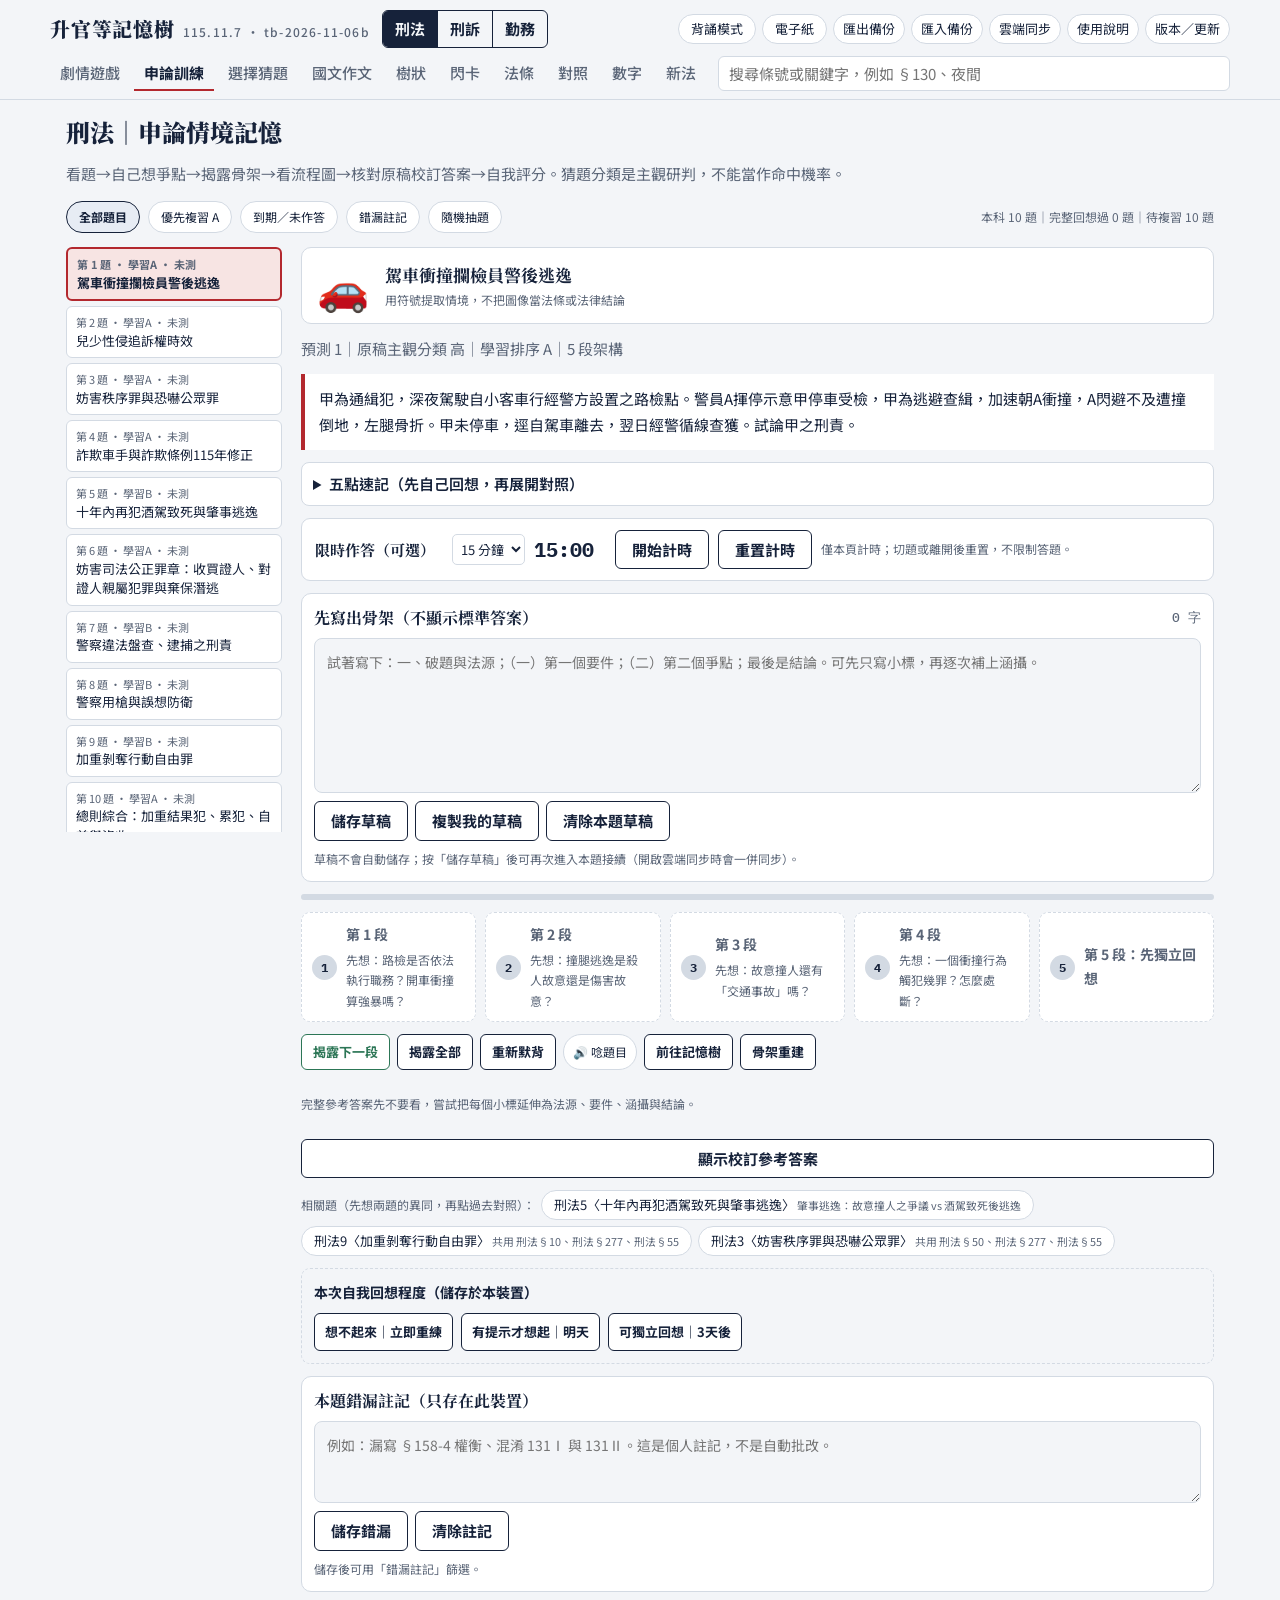
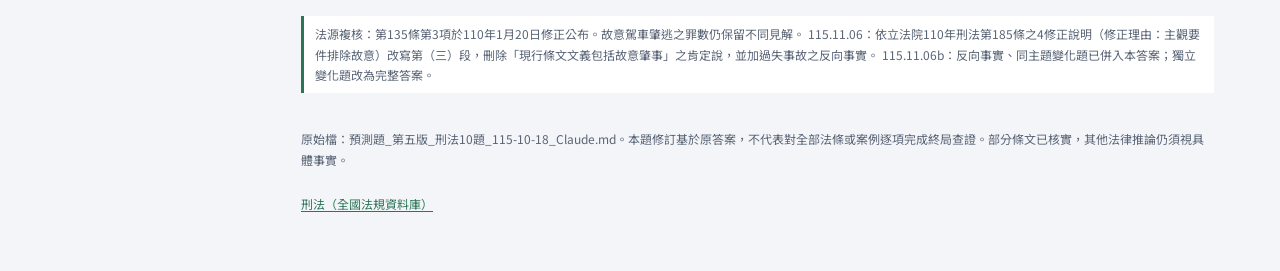
<file: index.html>
<!doctype html>
<html lang="zh-Hant">
<head>
<meta charset="utf-8">
<meta name="viewport" content="width=device-width,initial-scale=1,viewport-fit=cover">
<meta name="theme-color" content="#16223A">
<link rel="manifest" href="manifest.webmanifest">
<link rel="icon" href="icons/icon-192.png">
<link rel="apple-touch-icon" href="icons/apple-touch-icon.png">
<meta name="apple-mobile-web-app-capable" content="yes">
<meta name="apple-mobile-web-app-title" content="記憶樹">
<title>升官等記憶樹</title>
<meta name="claude:viewport-fit-sides" content="cover">
<link rel="preconnect" href="https://fonts.googleapis.com">
<link rel="stylesheet" href="https://fonts.googleapis.com/css2?family=Noto+Serif+TC:wght@600;900&family=Noto+Sans+TC:wght@400;500;700&family=IBM+Plex+Mono:wght@500&display=swap">
<style>
/* Layout: sticky ruling bar (subject + mode), chapter index left on wide screens / chip strip on phones, tree body like an annotated statute book */
:root{
  --paper:#F3F5F8; --panel:#FFFFFF; --ink:#16223A; --muted:#5A6577; --line:#D3DAE3;
  --seal:#B3282E; --sealbg:#F7E4E3; --jade:#2C7656; --jadebg:#DFF0E7; --amber:#9A600A; --amberbg:#F6EBD6;
  --hi:#E7ECF4;
  --f-display:"Noto Serif TC","Songti TC","PMingLiU",serif;
  --f-body:"Noto Sans TC","PingFang TC","Microsoft JhengHei",system-ui,sans-serif;
  --f-ref:"IBM Plex Mono",ui-monospace,"SFMono-Regular",Menlo,monospace;
  --r:6px;
}
@media (prefers-color-scheme:dark){:root:not([data-theme="light"]){
  --paper:#0F141C; --panel:#161D29; --ink:#E5E9F0; --muted:#97A1B2; --line:#283346;
  --seal:#E2706E; --sealbg:#3A1F22; --jade:#62BE95; --jadebg:#183326; --amber:#E1A94C; --amberbg:#3A2C15; --hi:#1E2737; color-scheme:dark}}
:root[data-theme="dark"]{
  --paper:#0F141C; --panel:#161D29; --ink:#E5E9F0; --muted:#97A1B2; --line:#283346;
  --seal:#E2706E; --sealbg:#3A1F22; --jade:#62BE95; --jadebg:#183326; --amber:#E1A94C; --amberbg:#3A2C15; --hi:#1E2737; color-scheme:dark}
:root[data-eink]{
  --paper:#FFFFFF; --panel:#FFFFFF; --ink:#000000; --muted:#222222; --line:#000000;
  --seal:#000000; --sealbg:#FFFFFF; --jade:#000000; --jadebg:#FFFFFF; --amber:#000000; --amberbg:#FFFFFF; --hi:#FFFFFF; color-scheme:light}
*{box-sizing:border-box}
html,body{height:100%}
body{background:var(--paper);color:var(--ink);font:15px/1.7 var(--f-body);-webkit-text-size-adjust:100%}
:root[data-eink] *{transition:none!important;animation:none!important;box-shadow:none!important}
button{font:inherit;color:inherit}
:focus-visible{outline:2px solid var(--seal);outline-offset:2px}

.bar{position:sticky;top:env(safe-area-inset-top,0px);z-index:5;background:var(--paper);border-bottom:1px solid var(--line);
  padding-left:max(16px,env(safe-area-inset-left,0px));padding-right:max(16px,env(safe-area-inset-right,0px));padding-block:10px 8px}
.bar-in{max-width:1180px;margin:0 auto;display:grid;gap:8px}
.top{display:flex;align-items:center;gap:12px;flex-wrap:wrap}
.brand{font:900 20px/1.2 var(--f-display);letter-spacing:.04em;margin:0}
.brand small{font:500 12px var(--f-body);color:var(--muted);letter-spacing:.1em;margin-left:8px}
.seg{display:flex;border:1.5px solid var(--ink);border-radius:var(--r);overflow:hidden}
.seg button{border:0;background:none;padding:5px 12px;cursor:pointer;font-weight:700;white-space:nowrap}
.seg button+button{border-left:1.5px solid var(--ink)}
.seg button[aria-pressed="true"]{background:var(--ink);color:var(--paper)}
.tools{margin-left:auto;display:flex;gap:6px;flex-wrap:wrap}
.chip{border:1px solid var(--line);background:var(--panel);border-radius:999px;padding:3px 12px;cursor:pointer;font-size:13px;white-space:nowrap}
.chip[aria-pressed="true"]{border-color:var(--seal);color:var(--seal);font-weight:700}
.modes{display:flex;gap:4px;overflow-x:auto;scrollbar-width:none}
.modes button{border:0;background:none;padding:4px 10px;cursor:pointer;color:var(--muted);border-bottom:2.5px solid transparent;white-space:nowrap;font-weight:500}
.modes button[aria-pressed="true"]{color:var(--ink);border-bottom-color:var(--seal);font-weight:700}
.search{flex:1 1 180px;min-width:0;border:1px solid var(--line);background:var(--panel);border-radius:var(--r);padding:4px 10px;font:inherit;color:var(--ink)}

.wrap{max-width:1180px;margin:0 auto;padding-left:max(16px,env(safe-area-inset-left,0px));padding-right:max(16px,env(safe-area-inset-right,0px));padding-block:16px 56px;display:grid;gap:20px;grid-template-columns:240px minmax(0,1fr)}
@media (max-width:860px){.wrap{grid-template-columns:minmax(0,1fr)}}
.toc{position:sticky;top:120px;align-self:start;display:grid;gap:2px;max-height:calc(100vh - 140px);overflow:auto}
.toc button{text-align:left;border:0;background:none;padding:6px 10px;border-radius:var(--r);cursor:pointer;display:grid;grid-template-columns:1fr auto;gap:8px;align-items:center;font-size:14px}
.toc button[aria-current="true"]{background:var(--hi);font-weight:700}
.toc .pct{font:500 11px var(--f-ref);color:var(--muted);font-variant-numeric:tabular-nums}
@media (max-width:860px){.toc{position:static;max-height:none;display:flex;overflow-x:auto;gap:6px;padding-bottom:4px}
  .toc button{white-space:nowrap;border:1px solid var(--line);background:var(--panel)}}
aside{min-width:0}
.intro{color:var(--muted);font-size:14px;margin:0}

main{min-width:0;display:grid;gap:14px;align-content:start}
h2.ch{font:900 24px/1.3 var(--f-display);margin:0;text-wrap:balance}
.lead{margin:0;color:var(--muted)}
.meter{height:4px;background:var(--line);border-radius:2px;overflow:hidden}
.meter i{display:block;height:100%;background:var(--jade)}
.meta{display:flex;gap:12px;flex-wrap:wrap;font-size:13px;color:var(--muted);align-items:center}
.meta button{border:0;background:none;color:var(--seal);cursor:pointer;padding:0;font-size:13px}

ul.tree,ul.tree ul{list-style:none;margin:0;padding:0}
ul.tree ul{margin-left:13px;padding-left:14px;border-left:1.5px dashed var(--line)}
.node{display:grid;grid-template-columns:22px minmax(0,1fr) auto;gap:6px;align-items:start;padding:5px 4px;border-radius:var(--r)}
.node:hover{background:var(--hi)}
.tw{border:0;background:none;cursor:pointer;width:22px;height:24px;color:var(--muted);font-size:12px;padding:0}
.tw[disabled]{cursor:default;opacity:.35}
.lbl{min-width:0}
.t{font-weight:700}
.lvl0>.node .t{font:900 17px/1.5 var(--f-display)}
.ref{font:500 12px var(--f-ref);color:var(--muted);border:1px solid var(--line);border-radius:4px;padding:0 5px;margin-left:6px;white-space:nowrap;display:inline-block}
.tag{font-size:11px;font-weight:700;border-radius:3px;padding:0 5px;margin-left:6px;white-space:nowrap;display:inline-block;letter-spacing:.06em}
.tag-必考{color:var(--seal);border:1.5px solid var(--seal);transform:rotate(-2deg)}
.tag-新法{color:var(--jade);background:var(--jadebg)}
.tag-易錯,.tag-⚠{color:var(--amber);background:var(--amberbg)}
.tag-口訣{color:var(--ink);background:var(--hi)}
.d{color:var(--muted);font-size:14px;margin-top:1px;white-space:pre-line}
.recite .d.hid{color:transparent;background:var(--hi);border-radius:3px;cursor:pointer;user-select:none}
.recite .d.hid::before{content:"點一下看答案";color:var(--muted);font-size:12px;position:absolute}
.recite .d.hid{position:relative;min-height:1.4em}
.known{border:1px solid var(--line);background:var(--panel);border-radius:999px;font-size:12px;padding:1px 8px;cursor:pointer;color:var(--muted);white-space:nowrap}
.known[aria-pressed="true"]{color:var(--jade);border-color:var(--jade);background:var(--jadebg);font-weight:700}

.card{background:var(--panel);border:1.5px solid var(--ink);border-radius:10px;padding:24px 22px;min-height:220px;display:grid;align-content:center;gap:12px;cursor:pointer}
.card .q{font:600 19px/1.55 var(--f-display)}
.card .a{white-space:pre-line;font-size:16px;border-top:1px dashed var(--line);padding-top:12px}
.row{display:flex;gap:8px;flex-wrap:wrap;align-items:center}
.btn{border:1.5px solid var(--ink);background:var(--panel);border-radius:var(--r);padding:6px 16px;cursor:pointer;font-weight:700}
.btn.good{border-color:var(--jade);color:var(--jade)}
.btn.bad{border-color:var(--seal);color:var(--seal)}
.count{font:500 13px var(--f-ref);color:var(--muted);font-variant-numeric:tabular-nums}

.tbl{overflow-x:auto;border:1px solid var(--line);border-radius:var(--r);background:var(--panel)}
table{border-collapse:collapse;width:100%;min-width:420px;font-size:14px}
th,td{border-bottom:1px solid var(--line);padding:8px 10px;text-align:left;vertical-align:top}
th{font-family:var(--f-display);background:var(--hi);cursor:pointer;white-space:nowrap}
td:first-child{font-weight:700;white-space:nowrap}
td.hid{color:transparent;background:var(--hi);cursor:pointer}
h3.cmp{font:900 17px var(--f-display);margin:8px 0 6px}

.nums{display:grid;gap:0;background:var(--panel);border:1px solid var(--line);border-radius:var(--r)}
.num{display:grid;grid-template-columns:minmax(0,1fr) auto;gap:4px 14px;padding:9px 12px;border-bottom:1px solid var(--line)}
.num:last-child{border-bottom:0}
.num .v{font:900 18px var(--f-display);color:var(--seal);text-align:right;font-variant-numeric:tabular-nums;cursor:pointer}
.num .v.hid{color:transparent;background:var(--hi);border-radius:3px;min-width:4em}
.num .ref{margin:0;grid-column:1/-1;justify-self:start}

.tl{list-style:none;margin:0;padding:0;border-left:2px solid var(--ink);display:grid;gap:12px}
.tl li{padding-left:16px;position:relative}
.tl li::before{content:"";position:absolute;left:-6px;top:8px;width:10px;height:10px;border-radius:50%;background:var(--paper);border:2px solid var(--seal)}
.tl .dt{font:500 13px var(--f-ref);color:var(--seal)}
.hit{background:var(--panel);border:1px solid var(--line);border-radius:var(--r);padding:10px 12px}
.hit .path{font-size:12px;color:var(--muted)}
mark{background:var(--sealbg);color:inherit;border-radius:2px}
.empty{color:var(--muted);padding:24px 0}
@media (prefers-reduced-motion:reduce){*{transition:none!important}}

/* 申論連結：以原有預測題為中心的情境→答題骨架分段回想，不修改既有樹狀資料。 */
.essay-grid{display:grid;grid-template-columns:minmax(175px,220px) minmax(0,1fr);gap:15px;align-items:start}
.essay-list{display:grid;gap:5px;max-height:65vh;overflow:auto;padding-right:4px}
.essay-list button{text-align:left;background:var(--panel);border:1px solid var(--line);border-radius:var(--r);padding:7px 9px;cursor:pointer;font-size:13px;line-height:1.5}
.essay-list button[aria-current="true"]{border:2px solid var(--seal);font-weight:700;background:var(--sealbg)}
.essay-list small{display:block;font-size:11px;color:var(--muted)}
.essay-work{display:grid;gap:12px;min-width:0}
.essay-scene{display:flex;align-items:center;gap:16px;border:1px solid var(--line);border-radius:10px;background:var(--panel);padding:13px 15px}
.essay-icon{font-size:42px;line-height:1;flex:none;filter:saturate(.86)}
.essay-scene strong{font-family:var(--f-display);font-size:17px}
.essay-scene .hint{font-size:12px;color:var(--muted)}
.essay-question{border-left:4px solid var(--seal);padding:12px 14px;background:var(--panel);white-space:pre-wrap;line-height:1.75}
.essay-route{display:flex;flex-wrap:wrap;gap:9px;align-items:stretch;counter-reset:recite}
.essay-step{flex:1 1 160px;min-width:0;display:flex;align-items:center;gap:9px;border:1px solid var(--jade);border-radius:9px;padding:10px;background:var(--jadebg);animation:essay-pop .28s ease-out both}
.essay-step .seq{font:700 12px var(--f-ref);display:grid;place-items:center;border-radius:50%;background:var(--jade);color:var(--panel);width:25px;height:25px;flex:none}
.essay-step span:last-child{font-weight:700;font-size:14px;overflow-wrap:anywhere}
.essay-step .cue{display:block;font-weight:400;font-size:12px;color:var(--muted);margin-top:3px}.essay-links{display:flex;flex-wrap:wrap;gap:6px;align-items:center}.essay-links .chip{white-space:normal;text-align:left;max-width:100%}.essay-links small{color:var(--muted)}
.essay-step.pending{border-style:dashed;border-color:var(--line);background:var(--panel);color:var(--muted)}
.essay-step.pending .seq{background:var(--line);color:var(--ink)}
.essay-action{display:flex;flex-wrap:wrap;gap:7px}
.essay-action .btn{padding:6px 11px;font-size:13px}
.essay-notice{font-size:12px;color:var(--muted)}
.store-fail{position:fixed;left:12px;right:12px;bottom:12px;z-index:9999;background:#7a1f1f;color:#fff;padding:10px 14px;border-radius:10px;font-size:14px}
.essay-notice strong{color:var(--seal)}
@keyframes essay-pop{from{opacity:0;transform:translateY(8px)}to{opacity:1;transform:translateY(0)}}
@media(max-width:670px){.essay-grid{grid-template-columns:minmax(0,1fr)}.essay-list{display:flex;overflow-x:auto;max-height:none;padding-bottom:5px}.essay-list button{min-width:170px;max-width:210px;flex:none}.essay-icon{font-size:34px}}
@media(prefers-reduced-motion:reduce){.essay-step{animation:none}}
:root[data-eink] .essay-step{animation:none}


/* f 版：題目→視覺線索→遮蔽回想→完整答案→自己評分，離線運作。 */
.wrap.essay-layout{grid-template-columns:minmax(0,1fr)}
.wrap.essay-layout aside{display:none}
.essay-toolbar{display:flex;flex-wrap:wrap;gap:8px;align-items:center}
.essay-toolbar .chip{font-size:12px;padding:5px 12px}
.essay-toolbar .chip[aria-pressed="true"]{background:var(--hi);border-color:var(--ink);color:var(--ink)}
.essay-summary{font-size:12px;color:var(--muted);margin-left:auto}
.essay-variant{border:1px solid var(--line);border-radius:8px;padding:8px 11px;background:var(--panel)}.essay-variant summary{cursor:pointer;font-weight:600}.essay-variant ol{padding-left:20px}.essay-variant li{margin:6px 0}
.essay-review{font-size:12px;color:var(--muted);border-left:3px solid var(--jade);padding:8px 11px;background:var(--panel)}
.essay-map{border:1px solid var(--line);border-radius:10px;padding:14px;background:var(--panel)}
.essay-map-title{font-weight:700;margin-bottom:8px;font-family:var(--f-display)}
.essay-path{display:grid;grid-template-columns:repeat(auto-fit,minmax(145px,1fr));gap:8px;align-items:stretch}
.essay-path-cell{border-radius:8px;background:var(--hi);padding:11px;border:1px solid var(--line);min-width:0;position:relative}
.essay-path-cell .vicon{font-size:25px;display:block}
.essay-path-cell strong{display:block;margin:3px 0;font-size:14px}
.essay-path-cell small{display:block;font-size:12px;line-height:1.6;color:var(--muted)}
.essay-lanes{display:grid;grid-template-columns:repeat(auto-fit,minmax(200px,1fr));gap:9px}
.essay-lane{border:1px solid var(--line);border-radius:8px;overflow:hidden;min-width:0}
.essay-lane header{font-size:14px;font-weight:700;background:var(--hi);padding:7px 11px}
.essay-lane ol{margin:0;padding:10px 10px 12px 30px;font-size:13px;display:grid;gap:7px}
.essay-map-note{font-size:12px;color:var(--muted);margin:9px 0 0}
/* 29c 國考答案卷（比照 Y.C. 平台）：米白紙、橫格線、標楷體；大標「一、」在左側題號欄，（一）頂格，下一層標號對齊上一層標號末字，內文換行對齊標號後。行高須等於格線間距。 */
.es-paper{border-radius:6px;overflow:hidden;background:#f7f4ea;border:1px solid #cfc6ad;box-shadow:0 3px 14px rgba(0,0,0,.18)}
.es-paper-hd{display:flex;justify-content:space-between;padding:8px 14px;background:#3b4a5a;color:#f2efe4;font-size:12px;font-weight:700;letter-spacing:.22em}
.es-paper-hd small{font-size:11px;letter-spacing:.04em;font-weight:500;opacity:.85}
.es-paper-body{padding:0 12px 20px 44px;background-image:linear-gradient(90deg,transparent 0 38px,#222 38px 39px,transparent 39px),repeating-linear-gradient(180deg,transparent 0,transparent 33px,#9bb3cc 33px,#9bb3cc 34px)}
.es-ln{font-family:"Kaiti TC","標楷體","DFKai-SB","BiauKai","Noto Serif TC",serif;font-size:15.5px;line-height:34px;min-height:34px;color:#1f3350;letter-spacing:.03em;word-break:break-all;display:flex}
.es-mk{flex:none;padding-right:.5em}.es-pad{flex:none;visibility:hidden;white-space:pre;user-select:none;-webkit-user-select:none}.es-tx{flex:1;min-width:0;text-align:justify}
.es-ln.l1{position:relative}.es-ln.l1>.es-mk{position:absolute;left:-42px;width:36px;padding:0;text-align:center}
.es-ln .lawlink{color:#1d6a4a}.es-ln.tts-on{background:rgba(255,213,79,.35)}
:root[data-eink] .es-paper{background:#fff;border:1.5px solid #000;box-shadow:none}:root[data-eink] .es-paper-hd{background:#fff;color:#000;border-bottom:1.5px solid #000}
:root[data-eink] .es-paper-body{background-image:linear-gradient(90deg,transparent 0 38px,#000 38px 39px,transparent 39px),repeating-linear-gradient(180deg,transparent 0,transparent 33px,#000 33px,#000 34px)}:root[data-eink] .es-ln,:root[data-eink] .es-ln .lawlink{color:#000}
.essay-grade{display:flex;flex-wrap:wrap;align-items:center;gap:8px;border:1px dashed var(--line);border-radius:9px;padding:12px}
.essay-grade-title{flex:1 1 100%;font-weight:700;font-size:14px}
.essay-grade .btn{font-size:13px;padding:7px 10px}
.essay-grade .btn[aria-pressed="true"]{background:var(--ink);color:var(--panel)}
.essay-badge{display:inline-block;font-size:11px;color:var(--muted);border:1px solid var(--line);border-radius:99px;padding:1px 7px;margin-left:5px}
.essay-source-links{display:flex;flex-wrap:wrap;gap:8px;font-size:12px}
.essay-source-links a{color:var(--jade);text-decoration:underline;text-underline-offset:2px}
.essay-progress{border-radius:50px;height:6px;background:var(--line);overflow:hidden}
.essay-progress i{display:block;height:100%;background:var(--jade);transition:width .16s ease}
.essay-source-note{color:var(--muted);font-size:12px;line-height:1.7}
@media(max-width:670px){.essay-toolbar{gap:5px}.essay-summary{width:100%;margin-left:0}.essay-path{grid-template-columns:repeat(2,minmax(0,1fr))}.essay-lanes{grid-template-columns:minmax(0,1fr)}}
:root[data-eink] .essay-progress i{transition:none}

/* 28d 選擇題猜題 */
.mcq-stat{display:grid;grid-template-columns:repeat(4,minmax(0,1fr));gap:8px}.mcq-stat div{border:1px solid var(--line);border-radius:8px;background:var(--panel);padding:8px 10px;min-width:0}
.mcq-stat b{display:block;font:700 20px var(--f-ref);font-variant-numeric:tabular-nums}.mcq-stat span{font-size:12px;color:var(--muted)}
.mcq-card{border:1px solid var(--line);border-radius:10px;background:var(--panel);padding:14px 16px;display:grid;gap:10px}
.mcq-no{font:500 12px var(--f-ref);color:var(--muted)}.mcq-q{margin:0;font-size:16px;font-weight:600;line-height:1.75}
.mcq-opts{display:grid;gap:7px}.mcq-opt{display:flex;gap:10px;align-items:flex-start;text-align:left;font:inherit;color:inherit;border:1.5px solid var(--line);background:var(--paper);border-radius:8px;padding:9px 12px;cursor:pointer}
button.mcq-opt:hover,.mcq-opt[aria-pressed="true"]{border-color:var(--ink)}.mcq-opt b{font-family:var(--f-ref);flex:none}
.mcq-opt[data-r="right"]{border-color:var(--jade);background:var(--jadebg)}.mcq-opt[data-r="wrong"]{border-color:var(--seal);background:var(--sealbg)}
.mcq-verdict{margin:0;font-weight:700}.mcq-verdict.ok{color:var(--jade)}.mcq-verdict.ng{color:var(--seal)}
.mcq-ex{white-space:pre-wrap;border-left:3px solid var(--jade);padding:4px 0 4px 12px;line-height:1.85}
.mcq-refs{display:flex;flex-wrap:wrap;gap:6px;align-items:center}
.mcq-grid{display:flex;flex-wrap:wrap;gap:4px}.mcq-grid button{min-width:32px;padding:3px 0;border:1px solid var(--line);background:var(--panel);border-radius:5px;font:12px var(--f-ref);cursor:pointer;color:var(--ink)}
.mcq-grid button[data-on="true"]{background:var(--hi);border-color:var(--ink)}.mcq-grid button[aria-current="true"]{outline:2px solid var(--seal)}
.mcq-clock{font:700 15px var(--f-ref);color:var(--seal)}.mcq-score{font:700 22px var(--f-display);margin:0}
.mcq-tablewrap{overflow-x:auto}.mcq-table{border-collapse:collapse;width:100%;min-width:0;font-size:13px}.mcq-table th,.mcq-table td{border-bottom:1px solid var(--line);padding:5px 8px;text-align:left;white-space:nowrap}
.mcq-table td:first-child{white-space:normal}.mcq-table tr.weak td{color:var(--seal)}
.mcq-analysis{white-space:pre-wrap;font-size:13px;line-height:1.8;margin-top:8px}
.mcq-past{border:1px dashed var(--line);border-radius:8px;padding:10px 12px;display:grid;gap:8px;margin:6px 0}.mcq-past .mcq-q{font-size:14px}
.mcq-note{margin:0;padding:8px 12px;border-radius:8px;background:var(--hi);font-weight:600}.mcq h3{margin:4px 0 0;font-size:15px}
@media(max-width:670px){.mcq-table th,.mcq-table td{padding:5px 4px}.mcq-stat{grid-template-columns:repeat(2,minmax(0,1fr))}.mcq-card{padding:12px}}

/* 29a 國文作文 */
.comp-paras{display:grid;gap:8px}.comp-para{border:1px solid var(--line);border-radius:9px;background:var(--panel);padding:12px 14px;line-height:1.95;font-size:15px}
.comp-para.pending{border-style:dashed;color:var(--muted);font-size:13px}.comp-lab{font-weight:700;color:var(--jade);margin-right:4px}
.comp-para b{background:var(--amberbg);color:var(--amber);font-weight:600;border-radius:3px;padding:0 2px}
.comp-prompt blockquote,.comp-doc blockquote{margin:0;border-left:3px solid var(--line);padding:6px 12px;background:var(--panel);color:var(--ink)}
.comp-card{border:1px solid var(--line);border-radius:10px;background:var(--panel);padding:18px;line-height:1.9;font-size:16px;display:grid;gap:8px}.comp-big{font-size:24px;letter-spacing:.1em}
.comp-rv{min-width:0}.comp-review table{width:100%;border-collapse:collapse;font-size:14px;table-layout:fixed;min-width:0}.comp-review th,.comp-review td{border:1px solid var(--line);padding:6px 8px;vertical-align:top;text-align:left;overflow-wrap:anywhere}.comp-review td:first-child{white-space:nowrap}
@media(max-width:640px){.comp-review table,.comp-review tbody{display:block}.comp-review tr:first-child{display:none}.comp-review tr{display:block;border:1px solid var(--line);border-radius:8px;margin:8px 0;padding:4px 8px}.comp-review td{display:block;border:0;padding:3px 0}.comp-review td:nth-child(1){font-weight:900}.comp-review td:nth-child(2)::before{content:"原句：";color:var(--muted)}.comp-review td:nth-child(3)::before{content:"建議：";color:var(--jade);font-weight:700}.comp-review td:nth-child(4)::before{content:"理由：";color:var(--muted)}}
.essay-memo p{font-weight:700;margin:8px 0 2px;overflow-wrap:anywhere}
.es-var-ans p{margin:4px 0;overflow-wrap:anywhere}.es-var-ans p.h1{text-indent:0}.es-var-ans p.h2{font-weight:700;margin-top:10px}.es-var-ans p:not(.h1):not(.h2):not(.end){padding-left:1.2em}.es-var-ans p.end{margin-top:10px;font-weight:700}
.comp-apply{font-size:15px;padding:12px 14px}.comp-doc{line-height:1.85;overflow-wrap:anywhere}.comp-doc h2{font:900 20px var(--f-display)}.comp-doc h3{font-size:17px;margin-top:20px}.comp-doc h4{font-size:15px}
.gs{display:grid;gap:14px}.gs-page{background:#fbfaf5;border:1px solid #cfc6ad;border-radius:4px;padding:8px 10px 12px;box-shadow:0 2px 10px rgba(0,0,0,.12)}
.gs-no{text-align:right;font:12px "Kaiti TC","標楷體","DFKai-SB",serif;color:#333}.gs-wrap{display:flex;gap:6px}
.gs-score{flex:none;width:1.9em;border:1.5px solid #222;text-align:center;font:13px/1.25 "Kaiti TC","標楷體","DFKai-SB",serif;padding-top:6px;color:#222}
.gs-grid{flex:1;display:grid;grid-template-columns:repeat(var(--c),1fr);border:1.5px solid #222;min-width:0}
.gs-note{grid-column:1/-1;font:11px/2 "Kaiti TC","標楷體","DFKai-SB",serif;color:#222;border-bottom:1px solid #222;padding:0 4px;white-space:nowrap;overflow:hidden;text-overflow:ellipsis}
.gc{aspect-ratio:1/.92;display:grid;place-items:center;border-bottom:1px solid #444;border-right:1px dashed #888;font:clamp(13px,4.2vw,22px)/1 "Kaiti TC","標楷體","DFKai-SB","BiauKai","Noto Serif TC",serif;color:#1f3350;letter-spacing:-.05em;overflow:hidden}
.gc{min-width:0}.gc.hi{color:#a5560a}.gc.tts-on{background:rgba(255,213,79,.45)}
:root[data-eink] .gs-page{background:#fff;box-shadow:none;border-color:#000}:root[data-eink] .gc{color:#000;border-bottom-color:#000;border-right-color:#000}:root[data-eink] .gc.hi{text-decoration:underline}
.comp-doc a{color:var(--jade)}.comp-table td{white-space:normal}

[hidden]{display:none!important}
body{margin:0}
:root{padding-top:env(safe-area-inset-top,0px);padding-bottom:env(safe-area-inset-bottom,0px)}

/* g 版：從看答案改成自行默寫與視覺逐步回想；不改原有樹狀等五種模式 */
.essay-compose{display:grid;gap:8px;background:var(--panel);border:1px solid var(--line);border-radius:10px;padding:12px}
.essay-compose-head{display:flex;align-items:center;flex-wrap:wrap;gap:8px;justify-content:space-between}
.essay-compose h3{font:700 16px/1.5 var(--f-display);margin:0}
.essay-compose textarea{display:block;width:100%;min-height:155px;resize:vertical;padding:12px;font:14px/1.7 var(--f-body);background:var(--paper);color:var(--ink);border:1px solid var(--line);border-radius:8px}
.essay-compose .note{font-size:12px;color:var(--muted);margin:0}
.essay-compose .actions{display:flex;gap:7px;flex-wrap:wrap}
.essay-selfcheck{display:grid;gap:6px;background:var(--panel);border:1px solid var(--line);border-radius:9px;padding:12px}
.essay-selfcheck h3{font:700 15px var(--f-display);margin:0}
.essay-checkline{display:flex;gap:9px;align-items:flex-start;border:1px solid var(--line);border-radius:7px;padding:7px 9px;font-size:13px}
.essay-checkline input{width:18px;height:18px;flex:none;margin-top:3px;accent-color:var(--jade)}
.essay-checkline span{overflow-wrap:anywhere}
.essay-visual-step{display:flex;align-items:center;gap:8px;flex-wrap:wrap;font-size:12px}
.essay-visual-step .btn{padding:4px 11px;font-size:12px}
.essay-map .muted-visual{background:var(--panel);border-style:dashed;opacity:.84}
.essay-map .muted-visual>*{visibility:hidden}
.essay-map .muted-visual::after{content:'先試著在腦中還原';color:var(--muted);font-size:12px;display:block;position:absolute;inset:8px}
.essay-map .essay-path-cell{min-height:104px}
.essay-visual-note{font-size:12px;color:var(--muted);margin:0}
.essay-timer{display:flex;gap:9px;flex-wrap:wrap;align-items:center;border:1px solid var(--line);border-radius:9px;background:var(--panel);padding:11px 13px}
.essay-timer h3{font:700 15px var(--f-display);margin:0 8px 0 0}
.essay-timer-display{font:700 20px var(--f-ref);font-variant-numeric:tabular-nums;min-width:72px}
.essay-timer-length{font:inherit;font-size:13px;color:var(--ink);background:var(--panel);border:1px solid var(--line);border-radius:5px;padding:4px}
.essay-errors textarea{min-height:82px}
@media(max-width:670px){.essay-timer .essay-notice{flex:1 1 100%}}
@media(max-width:670px){.essay-compose textarea{min-height:125px}.essay-map .essay-path-cell{min-height:90px}}


/* i 版：統一備份入口與跨裝置安全說明 */
.data-tools{display:flex;flex-wrap:wrap;gap:6px;align-items:center}
.data-tools .chip{padding:3px 9px}
.data-help{border:1px solid var(--line);border-radius:9px;padding:16px;background:var(--panel);color:var(--ink);max-width:580px;max-height:85vh;overflow:auto}
.data-help h2{margin:0 0 8px;font:900 19px var(--f-display)}
.data-help p,.data-help li{font-size:13px;line-height:1.8}
.data-help::backdrop{background:#0009}
.data-help label{display:block;font-size:13px;margin:8px 0}.data-help label input:not([type=checkbox]){display:block;width:100%;box-sizing:border-box;margin-top:4px;padding:6px;font:inherit}
@media(max-width:670px){.data-tools .chip{font-size:12px;padding:2px 8px}.data-help{max-width:calc(100% - 24px)}}

/* 20a：法條全文、朗讀、挖空回想 */
.bar-in{grid-template-columns:minmax(0,1fr)}
.modes{min-width:0;flex:0 1 auto}
.lawlink{font:inherit;color:var(--jade);background:none;border:0;padding:0;cursor:pointer;text-decoration:underline dotted;text-underline-offset:3px}
.ref .lawlink{font:inherit}
.hid .lawlink{color:inherit;text-decoration:none}
.law-dialog{border:1px solid var(--line);border-radius:10px;padding:0;background:var(--panel);color:var(--ink);width:min(640px,calc(100% - 24px));max-height:85vh}
.law-dialog::backdrop{background:#0009}
.law-dialog header{display:flex;gap:8px;align-items:baseline;flex-wrap:wrap;padding:14px 16px 8px;border-bottom:1px solid var(--line)}
.law-dialog h2{margin:0;font:900 19px var(--f-display)}
.law-dialog .ver{font-size:12px;color:var(--muted)}
.law-text{white-space:pre-line;font:15px/1.9 var(--f-body);padding:12px 16px;max-height:55vh;overflow:auto;margin:0}
.law-dialog .row{padding:10px 16px 14px;border-top:1px solid var(--line)}
.law-tools{display:flex;flex-wrap:wrap;gap:8px;align-items:center}
.law-tools select,.law-tools input,.tts-bar select{font:inherit;font-size:14px;color:var(--ink);background:var(--panel);border:1px solid var(--line);border-radius:var(--r);padding:4px 8px;min-width:0}
.law-tools input{flex:1 1 160px}
.law-list{display:grid;gap:8px}
.law-item{background:var(--panel);border:1px solid var(--line);border-radius:var(--r);padding:10px 12px}
.law-item h3{margin:0 0 4px;font:700 15px var(--f-display);display:flex;gap:8px;align-items:center;flex-wrap:wrap}
.law-item .d{font-size:14px;color:var(--ink)}
.recite .law-item .d.hid{color:transparent;background:var(--hi);border-radius:3px;cursor:pointer;min-height:1.6em}
.say{border:1px solid var(--line);background:var(--panel);border-radius:999px;font-size:12px;padding:1px 9px;cursor:pointer;white-space:nowrap}
.tts-on{background:var(--amberbg)!important;box-shadow:inset 3px 0 var(--seal);border-radius:4px}
.tts-bar{position:fixed;left:12px;right:12px;margin:0 auto;width:fit-content;bottom:calc(10px + env(safe-area-inset-bottom,0px));z-index:20;display:flex;gap:5px;align-items:center;flex-wrap:wrap;justify-content:center;background:var(--panel);border:1.5px solid var(--ink);border-radius:12px;padding:7px 10px;box-shadow:0 4px 18px #0003}
.tts-bar .btn{padding:3px 9px;font-size:13px}
.tts-bar select{font-size:13px;padding:3px 4px}
.tts-bar .count{min-width:4em;text-align:center}
.cz{border-radius:3px;cursor:pointer}
.cz.hid{color:transparent!important;background:var(--hi);border-bottom:1.5px solid var(--seal);user-select:none}
.cz.hid *{color:transparent!important;text-decoration:none}
.cz.got{background:var(--jadebg)}
body:has(#tts-bar:not([hidden])) .wrap{padding-bottom:150px}
:root[data-eink] .tts-bar{box-shadow:none}
:root[data-eink] .tts-on{background:none!important;text-decoration:underline 2px}

/* 平板與手機：避免工具列、章節與申論題目列表產生水平滑動。 */
.mobile-mode-select,.mobile-tools-toggle{display:none}
@media(max-width:760px){
 .bar{padding-block:5px 5px}
 .bar-in{gap:4px}
 .top{gap:5px}
 .brand{font-size:16px;letter-spacing:0}
 .brand small{display:none}
 .seg button{padding:5px 7px;font-size:12px}
 .tools{gap:4px}
 .tools>.chip{font-size:11px;padding:4px 7px}
 .tools .data-tools{display:none}
 .tools.tools-open .data-tools{display:grid;grid-template-columns:repeat(2,auto);gap:5px;position:absolute;right:8px;top:calc(100% - 3px);padding:10px;background:var(--panel);box-shadow:0 8px 20px #0004;border:1px solid var(--line);border-radius:10px;z-index:11}
 .mobile-tools-toggle{display:inline-flex;align-items:center}
 .modes{display:none}
 .mobile-mode-select{display:block;min-width:0;flex:0 0 43%;max-width:45%;font:600 13px var(--f-body);color:var(--ink);background:var(--panel);padding:6px;border:1px solid var(--line);border-radius:8px}
 .search{font-size:13px;min-width:0;flex:1 1 auto;max-width:100%}
 .wrap{padding-left:10px;padding-right:10px;padding-top:10px;overflow-x:hidden}
 .toc{display:grid;grid-template-columns:repeat(2,minmax(0,1fr));max-height:160px;overflow-y:auto;overflow-x:hidden}
 .toc button{white-space:normal;min-width:0;font-size:12px;padding:5px}
 .essay-list{display:grid;grid-template-columns:repeat(2,minmax(0,1fr));max-height:153px;overflow-y:auto;overflow-x:hidden;gap:4px;padding:0}
 .essay-list button{width:100%;min-width:0;max-width:none;white-space:normal;font-size:12px;padding:5px 6px}
 .essay-list small{font-size:10px}
}
@media(max-width:390px){.brand{font-size:14px}.seg button{font-size:11px;padding:5px}.tools>.chip{font-size:10px;padding:4px 6px}.top{column-gap:4px}}
</style>

<link rel="stylesheet" href="story/vn.css">
<link rel="stylesheet" href="story/games.css">
</head>
<body>
<header class="bar">
  <div class="bar-in">
    <div class="top">
      <h1 class="brand">升官等記憶樹<small>115.11.7 · tb-2026-11-06b</small></h1>
      <div class="seg" id="subj" role="group" aria-label="科目"></div>
      <div class="tools" id="top-tools">
        <button class="chip mobile-tools-toggle" id="mobile-tools" type="button" aria-expanded="false">工具 ▾</button>
        <button class="chip" id="recite" aria-pressed="false">背誦模式</button>
        <button class="chip" id="eink" aria-pressed="false">電子紙</button>
        <div class="data-tools" role="group" aria-label="資料管理">
          <button class="chip" id="backup" title="備份熟練紀錄、申論草稿及錯漏註記">匯出備份</button>
          <button class="chip" id="restore" title="由已匯出的記憶樹 JSON 備份還原">匯入備份</button>
          <button class="chip" id="sync" title="經自己的 Google Apps Script 同步進度到 Google 雲端硬碟">雲端同步</button>
          <button class="chip" id="help" title="離線、資料保護與測試說明">使用說明</button>
          <button class="chip" id="ver-btn" title="查看目前版本、強制更新">版本／更新</button>
          <input id="backup-file" type="file" accept=".json,application/json" hidden aria-label="選擇備份 JSON 檔案">
        </div>
      </div>
    </div>
    <div class="top">
      <nav class="modes" id="modes" aria-label="檢視方式"></nav>
      <select id="mode-select" class="mobile-mode-select" aria-label="切換學習模式"></select>
      <input class="search" id="q" type="search" placeholder="搜尋條號或關鍵字，例如 §130、夜間" aria-label="搜尋">
    </div>
  </div>
</header>
<dialog class="data-help" id="help-dialog" aria-labelledby="help-title">
  <h2 id="help-title">申論記憶樹使用與資料安全</h2>
  <p>作答建議：先默寫→逐段揭露→核對完整答案→記下漏寫之處→評估回想程度。A/B/C 僅為複習優先順序，不是猜題命中機率。</p>
  <p><strong>備份：</strong>按「匯出備份」，會產生本機 JSON 檔，包含本裝置的熟練進度、申論草稿與錯漏註記；請自行保管，不要公開分享。</p>
  <p><strong>還原：</strong>按「匯入備份」選擇前述 JSON 檔；先經確認後合併本裝置的紀錄，<strong>同題衝突時以匯入檔案內容為準</strong>。匯入前請先匯出目前資料以防意外。</p>
  <p><strong>隱私：</strong>備份與匯入在本機執行，不傳送到伺服器；啟用「雲端同步」時，資料只送到你自己部署的 Apps Script 與你的 Google 雲端硬碟；未按「儲存」的默寫或錯漏，只暫留於目前開啟的頁面記憶體，重整後可能遺失。</p>
  <p><strong>離線：</strong>使用 HTTPS 的正式或測試網站首次開啟並讓資料載入後，才能檢驗離線功能。直接雙擊 HTML 檔不等於已安裝 PWA。</p>
  <p><strong>法條全文：</strong>綠色虛底線的條號可點開全文（只連結寫明法名者，例如「刑法第302條」「刑訴§230」）；「法條」分頁可依條號或關鍵字查詢、背誦模式遮住條文、連續朗讀。</p>
  <p><strong>朗讀：</strong>使用裝置內建語音（需中文語音包；離線可用與否依裝置）。底部控制列可暫停、上下段、調語速與「題答間停頓」，停頓時間就是自我回想時間。</p>
  <p><strong>挖空回想：</strong>申論答案可遮住條號、判決字號與時限數字，先想再點，點開即計入已揭示。</p>
  <p><strong>選擇猜題：</strong>警察法規、行政法、憲法與法學緒論共250題原題＋250題變化題（使用者提供之回測模擬題庫第四版）。原題答錯：看詳解後下一題立即出變化題補強；補強答對標「已補強」，再錯標「弱點」並請你做歷屆真題。原題答對：變化題排在第3天，屆時答錯視同猜對。答對依1、3、7、14天複習；原題與變化題都連對2次為「已掌握」，間隔加倍。「命題分析與弱點」列出弱點考點前20名與各法規答對率。預測僅為統計推估，不代表真實命題。</p>
  <p><strong>國文作文：</strong>3篇範文（科技與人心、帶人之道、萬用格式）可逐段回想、挖空名言成語、朗讀與默寫；名言9句、成語17個做成閃卡；歷屆題套用表可練「根本／精進／結論」；完整講義原文照錄。範文不改寫，經驗段請換成自己的真實經驗。</p>
  <form method="dialog"><button class="btn">關閉</button></form>
</dialog>
<dialog class="data-help" id="sync-dialog" aria-labelledby="sync-title">
  <h2 id="sync-title">Google 雲端同步</h2>
  <p>進度存到你自己的 Google 雲端硬碟（經你部署的 Apps Script）。各裝置填入同一組網址與密碼即可同步；網址與密碼只存在本裝置，不會放進匯出的備份檔。同一題在兩台裝置都有新紀錄時，以作答時間較新者為準（舊紀錄沒有時間時，選擇題取作答次數多者）。「只從雲端下載」合併雲端進度但不上傳，適合新裝置第一次使用。</p>
  <label>Apps Script 網址<input id="sync-url" type="url" placeholder="https://script.google.com/macros/s/…/exec" autocomplete="off"></label>
  <label>同步密碼<input id="sync-key" type="password" autocomplete="off"></label>
  <label class="sync-auto"><input id="sync-auto" type="checkbox"> 自動同步（開啟 App 時、每分鐘有變更時、切到背景時）</label>
  <p class="essay-notice" id="sync-status"></p>
  <div class="row"><button class="btn good" id="sync-now">儲存設定並同步</button><button class="btn" id="sync-pull">只從雲端下載</button><form method="dialog" style="margin-left:auto"><button class="btn">關閉</button></form></div>
</dialog>
<dialog class="data-help" id="ver-dialog" aria-labelledby="ver-title">
  <h2 id="ver-title">版本與更新</h2>
  <p id="ver-info">讀取中…</p>
  <p class="essay-notice">「強制更新」只清除本 App 的離線快取並重新下載最新檔案；熟練進度、申論草稿、錯漏註記與劇情紀錄都存在本機，不會被清除。</p>
  <div class="row"><button class="btn good" id="ver-force">強制更新</button><form method="dialog" style="margin-left:auto"><button class="btn">關閉</button></form></div>
</dialog>
<dialog class="law-dialog" id="law-dialog" aria-labelledby="law-title">
  <header><h2 id="law-title"></h2><span class="ver" id="law-ver"></span></header>
  <p class="law-text" id="law-text"></p>
  <div class="row"><button class="btn" id="law-prev">前一條</button><button class="btn" id="law-next">後一條</button><button class="btn good" id="law-say">朗讀</button><form method="dialog" style="margin-left:auto"><button class="btn">關閉</button></form></div>
</dialog>
<div class="tts-bar" id="tts-bar" hidden role="region" aria-label="朗讀控制">
  <button class="btn" id="tts-prev" aria-label="上一段">⏮</button><button class="btn good" id="tts-toggle">暫停</button><button class="btn" id="tts-next" aria-label="下一段">⏭</button><button class="btn bad" id="tts-stop">停止</button>
  <span class="count" id="tts-pos"></span>
  <select id="tts-rate" aria-label="語速"><option value="0.8">0.8×</option><option value="1">1×</option><option value="1.2">1.2×</option><option value="1.5">1.5×</option></select>
  <select id="tts-gap" aria-label="題答間停頓"><option value="0">不停頓</option><option value="3">停3秒</option><option value="5">停5秒</option><option value="8">停8秒</option></select>
</div>
<div class="wrap">
  <aside><nav class="toc" id="toc" aria-label="章節"></nav></aside>
  <main id="main"><p class="empty">載入中…</p></main>
</div>

<script src="story/vn.js"></script>
<script src="story/games.js"></script>
<script>
const SUBJECTS=[["criminal","刑法"],["procedure","刑訴"],["duty","勤務"]];
const MODES=[["vn","劇情遊戲"],["essay","申論訓練"],["mcq","選擇猜題"],["comp","國文作文"],["tree","樹狀"],["cards","閃卡"],["laws","法條"],["compare","對照"],["numbers","數字"],["updates","新法"]];
const $=s=>document.querySelector(s), el=(t,c,h)=>{const e=document.createElement(t);if(c)e.className=c;if(h!=null)e.innerHTML=h;return e};
const esc=s=>String(s??"").replace(/[&<>"]/g,c=>({"&":"&amp;","<":"&lt;",">":"&gt;",'"':"&quot;"}[c]));
let S={subject:"criminal",mode:"essay",ch:{},recite:false,eink:false,known:{},cards:{},onlyWeak:false};
try{Object.assign(S,JSON.parse(localStorage.getItem("tb-v1")||"{}"))}catch(e){}
const SHADOW={};  // 30c：各題內容快照，判斷哪些題目有變動（見 stampMap）
// 11-01a：寫入失敗時回傳 false，並以非阻斷提示告知（每分鐘最多一次）
let failAt=0;const storeFail=()=>{if(Date.now()-failAt<60000)return;failAt=Date.now();const t=el('div','store-fail');t.textContent='⚠ 瀏覽器拒絕儲存（空間不足或隱私模式），剛才的進度可能沒有保存；請匯出備份或複製文字留存。';document.body.append(t);setTimeout(()=>t.remove(),8000)};
const shuffle=a=>{for(let i=a.length-1;i>0;i--){const k=Math.random()*(i+1)|0;[a[i],a[k]]=[a[k],a[i]]}return a};
const save=()=>{stampS();try{localStorage.setItem("tb-v1",JSON.stringify(S));return true}catch(e){storeFail();return false}};
// 申論題記憶路徑的進度獨立於原本的樹狀節點、閃卡熟練度。
S.mcq ||= {}; S.comp ||= {}; S.compDraft ||= {}; S.essayPick ||= {}; S.essayKnown ||= {}; S.essayRecall ||= {}; S.essaySelf ||= {}; S.essayFilter ||= "all";
const DRAFT_KEY='tb-essay-draft-v1';
// 易錯註記獨立儲存；舊有 tb-v1、閃卡與默寫草稿鍵值保持相容。
const ERROR_KEY='tb-essay-errors-v1';
let essayErrors={};
try{const e=JSON.parse(localStorage.getItem(ERROR_KEY)||'{}');if(e&&typeof e==='object'&&!Array.isArray(e))essayErrors=e}catch(e){}
const saveErrors=()=>{if(SHADOW.ready){stampMap('error',essayErrors,true);save()}try{localStorage.setItem(ERROR_KEY,JSON.stringify(essayErrors));return true}catch(e){storeFail();return false}};
let activeTimer=null;
const stopEssayTimer=()=>{if(activeTimer!==null){clearInterval(activeTimer);activeTimer=null}};
const clockText=seconds=>`${String(Math.floor(seconds/60)).padStart(2,'0')}:${String(seconds%60).padStart(2,'0')}`;

// 未按儲存前，僅保留在此頁籤記憶體；重整後不保證保留。
const essayUnsaved={};
const essayErrorUnsaved={};
let essayDrafts={};
try{const v=JSON.parse(localStorage.getItem(DRAFT_KEY)||'{}');if(v&&typeof v==='object'&&!Array.isArray(v))essayDrafts=v}catch(e){}
const saveDrafts=()=>{if(SHADOW.ready){stampMap('draft',essayDrafts,true);save()}try{localStorage.setItem(DRAFT_KEY,JSON.stringify(essayDrafts));return true}catch(e){storeFail();return false}};
// 30c 逐題時間戳 S._t：存檔時比對各題內容，有變動者記下時間；雲端同步合併時同題取較新者。
const STAMP_MAPS=['known','cards','essayKnown','essayRecall','essaySelf','mcq','comp','compDraft'];
function stampMap(name,obj,mark){const t=(S._t||={})[name]||={},sh=SHADOW[name]||={};
  for(const [k,v] of Object.entries(obj||{})){const j=JSON.stringify(v);if(sh[k]!==j){if(mark)t[k]=Date.now();sh[k]=j}}}
function stampS(){if(SHADOW.ready)STAMP_MAPS.forEach(n=>stampMap(n,S[n],true))}
function resetShadow(){for(const [n,o] of [...STAMP_MAPS.map(n=>[n,S[n]]),['draft',essayDrafts],['error',essayErrors]]){SHADOW[n]={};stampMap(n,o,false)}SHADOW.ready=true}
resetShadow();
const DATA={};
let ESSAY_DATA;
async function loadEssays(){
  if(ESSAY_DATA)return ESSAY_DATA;
  const r=await fetch('data/essay-memory.json');
  if(!r.ok)throw new Error('申論資料載入失敗：'+r.status);
  const d=await r.json();
  if(!Array.isArray(d.items))throw new Error('申論資料格式異常');
  return ESSAY_DATA=d;
}
async function load(id){
  if(DATA[id])return DATA[id];
  const r=await fetch(`data/${id}.json`);if(!r.ok)throw new Error(r.status);
  const d=await r.json();
  d.chapters.forEach(c=>{const walk=(ns,p)=>ns.forEach((n,i)=>{n.k=`${id}/${c.id}/${p}${i}`;n.c&&walk(n.c,`${p}${i}.`)});walk(c.tree||[],"")});
  return DATA[id]=d;
}
const nodesOf=c=>{const a=[];const w=ns=>ns.forEach(n=>{a.push(n);n.c&&w(n.c)});w(c.tree||[]);return a};

/* 20a：法條全文（只連結明示法名之條號）、朗讀（瀏覽器內建語音，離線可用與否視裝置語音包）、挖空回想。 */
const LAW_ALIAS={'刑法施行法':'刑法施行法','刑事訴訟法':'刑事訴訟法','刑訴法':'刑事訴訟法','刑訴':'刑事訴訟法','刑法':'刑法','跟蹤騷擾防制法':'跟蹤騷擾防制法','跟騷法':'跟蹤騷擾防制法','詐欺犯罪危害防制條例':'詐欺犯罪危害防制條例','詐欺條例':'詐欺犯罪危害防制條例','詐防條例':'詐欺犯罪危害防制條例','貪污治罪條例':'貪污治罪條例','貪污條例':'貪污治罪條例','洗錢防制法':'洗錢防制法','洗錢法':'洗錢防制法','警察勤務條例':'警察勤務條例','勤務條例':'警察勤務條例','警察職權行使法':'警察職權行使法','警職法':'警察職權行使法','警察法施行細則':'警察法施行細則','警察法':'警察法','警察勤務區訪查辦法':'警察勤務區訪查辦法','訪查辦法':'警察勤務區訪查辦法','治安顧慮人口查訪辦法':'治安顧慮人口查訪辦法','查訪辦法':'治安顧慮人口查訪辦法','集會遊行法':'集會遊行法','集遊法':'集會遊行法','警械使用條例':'警械使用條例','社會秩序維護法':'社會秩序維護法','社維法':'社會秩序維護法','行政程序法':'行政程序法','行政罰法':'行政罰法','行政執行法':'行政執行法','道路交通管理處罰條例':'道路交通管理處罰條例','道交條例':'道路交通管理處罰條例','公務人員保障法':'公務人員保障法','刑事妥速審判法':'刑事妥速審判法','妥速審判法':'刑事妥速審判法','通訊保障及監察法':'通訊保障及監察法','通保法':'通訊保障及監察法','家庭暴力防治法':'家庭暴力防治法','家暴法':'家庭暴力防治法','兒童及少年福利與權益保障法':'兒童及少年福利與權益保障法','兒少權益保障法':'兒童及少年福利與權益保障法','兒少權法':'兒童及少年福利與權益保障法','檢察官與司法警察機關執行職務聯繫辦法':'檢察官與司法警察機關執行職務聯繫辦法','聯繫辦法':'檢察官與司法警察機關執行職務聯繫辦法','中華民國憲法':'中華民國憲法','憲法':'中華民國憲法',
  /* 28d 選擇題猜題所需 */'訴願法':'訴願法','行政訴訟法':'行政訴訟法','國家賠償法':'國家賠償法','國賠法':'國家賠償法','地方制度法':'地方制度法','地制法':'地方制度法','憲法訴訟法':'憲法訴訟法','憲訴法':'憲法訴訟法','中華民國憲法增修條文':'中華民國憲法增修條文','憲法增修條文':'中華民國憲法增修條文','增修條文':'中華民國憲法增修條文','公務人員考績法':'公務人員考績法','考績法':'公務人員考績法','公務員懲戒法':'公務員懲戒法','懲戒法':'公務員懲戒法','公務員服務法':'公務員服務法','服務法':'公務員服務法','公民投票法':'公民投票法','公投法':'公民投票法','中央行政機關組織基準法':'中央行政機關組織基準法','組織基準法':'中央行政機關組織基準法','政府資訊公開法':'政府資訊公開法','政資法':'政府資訊公開法','提審法':'提審法','槍砲彈藥刀械管制條例':'槍砲彈藥刀械管制條例','槍砲條例':'槍砲彈藥刀械管制條例','警察人員人事條例':'警察人員人事條例','人事條例':'警察人員人事條例','警察教育條例':'警察教育條例','行政執行法施行細則':'行政執行法施行細則','保障法':'公務人員保障法','偶發性及緊急性集會遊行處理原則':'偶發性及緊急性集會遊行處理原則','原住民漁民自製獵槍魚槍許可及管理辦法':'原住民漁民自製獵槍魚槍許可及管理辦法','各級警察機關學校武器彈藥統籌調配辦法':'各級警察機關學校武器彈藥統籌調配辦法','槍砲彈藥及刀械收購價格標準':'槍砲彈藥及刀械收購價格標準','槍砲彈藥審認爭議諮詢小組組織及運作辦法':'槍砲彈藥審認爭議諮詢小組組織及運作辦法','模擬槍外銷研發許可及管理辦法':'模擬槍外銷研發許可及管理辦法','檢舉違反槍砲彈藥刀械管制條例案件給獎辦法':'檢舉違反槍砲彈藥刀械管制條例案件給獎辦法','沒入物品處分規則':'沒入物品處分規則','警察人員使用槍械規範':'警察人員使用槍械規範','警察常年訓練辦法':'警察常年訓練辦法','警察遴選第三人蒐集資料辦法':'警察遴選第三人蒐集資料辦法','警械使用事件補償辦法':'警械使用事件補償辦法','警械使用調查小組組織及運作辦法':'警械使用調查小組組織及運作辦法','違反社會秩序維護法案件處理辦法':'違反社會秩序維護法案件處理辦法','拘留所設置管理辦法':'拘留所設置管理辦法'};
const LAW_KEYS=Object.keys(LAW_ALIAS).sort((a,b)=>b.length-a.length);
const SUBJECT_LAW={criminal:'刑法',procedure:'刑事訴訟法'};
// ref 欄（如「刑訴§230、§231」）：同一字串內未寫法名者沿用前一個法名；未收錄之法規不連結。
const parseRefs=s=>{const out=[];let last=null;
  for(const m of String(s??'').matchAll(/([^\s§、；;，,／/～~（）()]*)§(\d+)(?:-(\d+))?/g)){
    const key=m[1]?LAW_KEYS.find(k=>m[1].endsWith(k)):null,law=m[1]?(key?LAW_ALIAS[key]:null):last;last=law;
    if(law)out.push({i:m.index+(key?m[1].length-key.length:m[1].length),j:m.index+m[0].length,law,a:m[2]+(m[3]?'-'+m[3]:'')})}
  return out};
// 申論文字：連結「法名＋第N條」及其以「、及或至」串列者；未寫法名者，僅在所屬段落（一、／（一）／綜上）未提及任何他法或條例時，才依本科預設法（刑法／刑訴）連結；勤務科引用法規繁多，不預設。
const PROSE_RE=new RegExp(`(${LAW_KEYS.join('|')})?第(\\d+)條(?:之(\\d+))?`,'g');
const OTHER_RE=/([一-鿿]{2,}?(?:法|條例|辦法|規則|要點|細則|規定))第\d+條/g;
const BLOCK_RE=/^(?:[一二三四五六七八九十]+、|（[一二三四五六七八九十]+）|綜上)/;
const parseProse=(s,def)=>{s=String(s??'');const out=[],clean=[];let last=null,pos=0,off=0,ok=true;
  if(def)for(const l of s.split('\n')){if(BLOCK_RE.test(l)||!clean.length){ok=true;clean.push([off,true])}
    const lx=LAW_KEYS.filter(k=>LAW_ALIAS[k]===def).reduce((t,k)=>t.split(k).join('〇'),l);
    const other=[...lx.matchAll(OTHER_RE)].length>0||LAW_KEYS.some(k=>LAW_ALIAS[k]!==def&&lx.includes(k))||lx.includes('條例');
    if(other)clean[clean.length-1][1]=false
    off+=l.length+1}
  const plain=i=>{let r=false;for(const[o,c]of clean){if(o>i)break;r=c}return r};
  for(const m of s.matchAll(PROSE_RE)){const gap=s.slice(pos,m.index);
    const law=m[1]?LAW_ALIAS[m[1]]:(last&&/^(第\d+項)?(第\d+款)?(前段|後段|但書)?(、|及|或|至)$/.test(gap)?last:(def&&plain(m.index)?def:null));
    if(law)out.push({i:m.index,j:m.index+m[0].length,law,a:m[2]+(m[3]?'-'+m[3]:'')});last=law;pos=m.index+m[0].length}
  return out};
const linkHtml=(s,parse)=>{s=String(s??'');let h='',p=0;
  for(const t of parse(s)){h+=esc(s.slice(p,t.i))+`<button type="button" class="lawlink" data-law="${esc(t.law)}" data-a="${t.a}">${esc(s.slice(t.i,t.j))}</button>`;p=t.j}
  return h+esc(s.slice(p))};
// 大法官解釋／憲法判決：「釋字第535號」「釋字445、718」「112年憲判字第12號」「113憲判5」，統一為收錄字號。
const CASE_LAW='大法官解釋及憲法判決',CASE_RE=/釋字第?\d+號?(?:、第?\d+號?(?![\d條項款]))*|(\d{3})年?憲判字?第?(\d+)號?/g;
const parseCases=s=>[...String(s??'').matchAll(CASE_RE)].flatMap(m=>m[1]?[{i:m.index,j:m.index+m[0].length,law:CASE_LAW,a:`${m[1]}年憲判字第${m[2]}號`}]
  :[...m[0].matchAll(/(?:釋字)?第?(\d+)號?/g)].map(p=>({i:m.index+p.index,j:m.index+p.index+p[0].length,law:CASE_LAW,a:`釋字第${p[1]}號`})));
const withCases=parse=>s=>[...parse(s),...parseCases(s)].sort((x,y)=>x.i-y.i);
const linkRefs=s=>linkHtml(s,withCases(parseRefs)), linkLaw=(s,def)=>linkHtml(s,withCases(t=>parseProse(t,def)));
// 申論題之間的連結：以答案引用之條文、解釋及法規名稱為鍵，找共用者。
const ESSAY_REFS=new Map(),refsOf=x=>{if(!ESSAY_REFS.has(x.id))ESSAY_REFS.set(x.id,new Set(withCases(t=>parseProse(t,SUBJECT_LAW[x.subject]))(x.answer).map(r=>r.law===CASE_LAW?r.a:r.law+'§'+r.a).concat(LAW_KEYS.filter(k=>x.answer.includes(k)).map(k=>LAW_ALIAS[k]))));return ESSAY_REFS.get(x.id)};
const refName=k=>{const [law,a]=k.split('§');return a?(LAW_KEYS.filter(n=>LAW_ALIAS[n]===law).sort((x,y)=>x.length-y.length)[0]||law)+'§'+a:law};
// fresh：缺條或缺字號時繞過快取重抓一次（舊版快取的 laws.json 可能尚未收錄新增判決）。
let LAWS,lawsFresh=false;
async function loadLaws(fresh){if(LAWS&&!fresh)return LAWS;const r=await fetch('data/laws.json',fresh?{cache:'no-store'}:{});if(!r.ok)throw new Error(r.status);lawsFresh||=fresh===true;return LAWS=(await r.json()).laws}
const artName=a=>/^\d+(-\d+)?$/.test(a)?'第'+a.replace('-','條之')+(a.includes('-')?'':'條'):a;
let lawAt=null;
async function openLaw(law,a){
  try{await loadLaws()}catch(e){alert('法條資料載入失敗');return}
  if(!LAWS[law]?.a[a]&&!lawsFresh&&navigator.onLine)await loadLaws(true).catch(()=>{});
  const L=LAWS[law],keys=L?Object.keys(L.a):[];lawAt={law,a};
  $('#law-title').textContent=`${law} ${artName(a)}`;$('#law-ver').textContent=L?`（${L.date} 版）`:'';
  $('#law-text').textContent=L?.a[a]??(law===CASE_LAW?'本則未收錄（僅摘錄本App引用之解釋及判決）。':'本條未收錄於目前法規資料（可能為條號引用錯誤或條文已刪除）。');
  const k=keys.indexOf(a);$('#law-prev').disabled=k<1;$('#law-next').disabled=k<0||k>=keys.length-1;
  $('#law-prev').onclick=()=>openLaw(law,keys[k-1]);$('#law-next').onclick=()=>openLaw(law,keys[k+1]);
  $('#law-say').onclick=()=>ttsPlay([{text:`${law}${artName(a)}。${L?.a[a]||''}`,el:$('#law-text')}]);
  if(!$('#law-dialog').open)$('#law-dialog').showModal();
}
$('#law-dialog').addEventListener('close',()=>{if(TTS.items[0]?.el===$('#law-text'))ttsStop()});
// 擷取階段處理：遮住的挖空先揭示；未遮住的條號開全文，不觸發所在卡片的翻面。
document.addEventListener('click',e=>{
  const cz=e.target.closest('.cz.hid');if(cz){e.stopPropagation();e.preventDefault();cz.classList.replace('hid','got');cz.closest('[data-cz]')?.dispatchEvent(new Event('czchange'));return}
  const b=e.target.closest('.lawlink');if(b&&!b.closest('.hid')){e.stopPropagation();e.preventDefault();openLaw(b.dataset.law,b.dataset.a)}
},true);
// 挖空：條號、判決字號、時限數字。標籤（含 data-a 屬性內的憲判字號）原樣跳過，避免挖空插進屬性而破壞連結。
const CZ_RE=/<[^>]+>|第\d+條(?:之\d+)?(?:第\d+項)?(?:第\d+款)?|\d+年度?[一-鿿]{1,3}字第\d+號|\d{1,3}(?:台上|台非|台抗|上|非)\d+|\d{1,2}(?:個月|小時|分鐘|日|年|歲)|\d+萬元/g;
const clozeHtml=h=>h.replace(CZ_RE,x=>x[0]==='<'?x:`<span class="cz hid">${x}</span>`);
// 答案卷排版（同 Y.C. 平台 _esPaperHtml）：一、→（一）→1、→(1)；下一層標號對齊上一層標號末字；「綜上」結語回到（一）欄。raw 判標號，html 為已加連結／挖空之同一行。
const ES_MK=[/^[一二三四五六七八九十百]+[、．.]\s*/,/^[（(][一二三四五六七八九十百]+[)）]\s*/,/^\d+[、．.](?!\d)\s*/,/^[（(]\d+[)）]\s*/];
function paperLines(raw,html){const stubs=[],pad=p=>p?`<span class="es-pad">${esc(p)}</span>`:'';let tx='';
  return raw.map((r,k)=>{const t=r.trim(),h=html[k].trim();
    for(let i=0;i<ES_MK.length;i++){const m=t.match(ES_MK[i]);if(!m||!h.startsWith(m[0]))continue;
      const mk=m[0].trim();stubs[i]=mk.slice(0,-1);stubs.length=i+1;const p=stubs.slice(1,i).join('');tx=p+mk;
      return{cls:'es-ln'+(i?'':' l1'),h:`${pad(p)}<span class="es-mk">${esc(mk)}</span><span class="es-tx">${h.slice(m[0].length)}</span>`}}
    if(/^綜上/.test(t)){stubs.length=1;tx=''}
    return{cls:'es-ln',h:(tx?`<span class="es-pad es-mk">${esc(tx)}</span>`:'')+`<span class="es-tx">${h}</span>`}})}

/* 朗讀：分句播放、逐段標示；暫停＝停在本段，繼續時由本段重讀。 */
const TTS={items:[],i:0,on:false,paused:false,token:0,timer:0};
const ROMAN='ⅠⅡⅢⅣⅤⅥⅦⅧⅨⅩ',CIRC='①②③④⑤⑥⑦⑧⑨⑩⑪⑫⑬⑭⑮⑯⑰⑱⑲⑳';
const sayText=s=>String(s??'').replace(/§(\d+)-(\d+)/g,'第$1條之$2').replace(/§(\d+)/g,'第$1條').replace(/[Ⅰ-Ⅹ]/g,c=>`第${ROMAN.indexOf(c)+1}項`).replace(/[①-⑳]/g,c=>`第${CIRC.indexOf(c)+1}款`).replace(/[／/]/g,'，').replace(/→/g,'，').replace(/＋/g,'加').replace(/[～~]/g,'至');
const chunks=s=>s.split(/(?<=[。；！？\n])/).flatMap(x=>x.length<=120?[x]:x.split(/(?<=，)/)).map(x=>x.trim()).filter(Boolean);
const ttsVoice=()=>{const v=speechSynthesis.getVoices();return v.find(x=>/zh[-_]TW/i.test(x.lang))||v.find(x=>/^(zh|cmn)/i.test(x.lang))};
function ttsBar(){const on=TTS.on||TTS.paused;$('#tts-bar').hidden=!on;if(!on)return;
  $('#tts-toggle').textContent=TTS.paused?'繼續':'暫停';$('#tts-pos').textContent=`${Math.min(TTS.i+1,TTS.items.length)} / ${TTS.items.length}`;
  $('#tts-rate').value=String(S.ttsRate||1);$('#tts-gap').value=String(S.ttsGap??3)}
function ttsMark(it){document.querySelectorAll('.tts-on').forEach(x=>x.classList.remove('tts-on'));const e=typeof it?.el==='function'?it.el():it?.el;
  if(e){e.classList.add('tts-on');e.scrollIntoView({block:'nearest',behavior:S.eink?'auto':'smooth'})}}
function ttsRun(){const tk=++TTS.token,it=TTS.items[TTS.i];clearTimeout(TTS.timer);speechSynthesis.cancel();
  if(!it){ttsStop();return}
  it.before?.();ttsMark(it);ttsBar();
  const parts=chunks(sayText(it.text));let k=0;
  const say=()=>{if(tk!==TTS.token)return;
    if(k>=parts.length){TTS.timer=setTimeout(()=>{if(tk===TTS.token){TTS.i++;ttsRun()}},it.gap?.()??400);return}
    const u=new SpeechSynthesisUtterance(parts[k++]);u.lang='zh-TW';const v=ttsVoice();if(v)u.voice=v;u.rate=Number(S.ttsRate||1);
    u.onend=say;u.onerror=say;speechSynthesis.speak(u)};
  say()}
function ttsPlay(items,start=0){if(!('speechSynthesis' in window)){alert('此瀏覽器不支援朗讀（Web Speech）。');return}
  if(!items.length)return;TTS.items=items;TTS.i=start;TTS.on=true;TTS.paused=false;ttsRun()}
function ttsStop(){TTS.token++;clearTimeout(TTS.timer);if('speechSynthesis' in window)speechSynthesis.cancel();TTS.on=TTS.paused=false;ttsMark(null);ttsBar()}
$('#tts-toggle').onclick=()=>{if(TTS.paused){TTS.paused=false;TTS.on=true;ttsRun()}else{TTS.token++;clearTimeout(TTS.timer);speechSynthesis.cancel();TTS.paused=true;TTS.on=false;ttsBar()}};
$('#tts-prev').onclick=()=>{TTS.i=Math.max(0,TTS.i-1);TTS.on=true;TTS.paused=false;ttsRun()};
$('#tts-next').onclick=()=>{TTS.i=Math.min(TTS.items.length-1,TTS.i+1);TTS.on=true;TTS.paused=false;ttsRun()};
$('#tts-stop').onclick=ttsStop;
$('#tts-rate').onchange=e=>{S.ttsRate=Number(e.target.value);save()};
$('#tts-gap').onchange=e=>{S.ttsGap=Number(e.target.value);save()};
const gapMs=()=>(S.ttsGap??3)*1000;
const sayBtn=(label,fn)=>{const b=el('button','say','🔊 '+label);b.onclick=e=>{e.stopPropagation();fn()};return b};

function viewLaws(d){
  const m=$('#main');m.className=S.recite?'recite':'';
  const head=[el('h2','ch','法條全文'),el('p','lead','條文逐字收錄並標示版本日期。開啟「背誦模式」會遮住條文，先回想再點開；「連續朗讀」先唸條號、停頓後再唸條文。')];
  const box=el('div','law-list');m.replaceChildren(...head,el('p','empty','載入中…'));
  loadLaws().then(L=>{
    const used=new Map();
    const add=(t,parse)=>parse(t).forEach(x=>{if(L[x.law]?.a[x.a]){if(!used.has(x.law))used.set(x.law,new Set());used.get(x.law).add(x.a)}});
    d.chapters.forEach(c=>nodesOf(c).forEach(n=>{add(n.ref,parseRefs);add(n.d,parseProse)}));
    d.cards.forEach(x=>{add(x.ref,parseRefs);add(x.a,parseProse)});
    ESSAY_DATA?.items.filter(x=>x.subject===S.subject).forEach(x=>add(x.answer,t=>parseProse(t,SUBJECT_LAW[S.subject])));
    S.lawPick||={};const pick=()=>L[S.lawPick[S.subject]]?S.lawPick[S.subject]:({duty:'警察勤務條例'}[S.subject]||SUBJECT_LAW[S.subject]);
    const sel=el('select');Object.keys(L).forEach(k=>{const o=el('option',null,`${esc(k)}（${esc(L[k].date)}）`);o.value=k;o.selected=k===pick();sel.append(o)});
    const q=el('input');q.type='search';q.placeholder='條號（如 125、185-4）或關鍵字';q.value=S.lawQ||'';
    const only=el('button','chip','只看本科引用');only.setAttribute('aria-pressed',S.lawOnlyUsed!==false);
    const play=el('button','btn good','🔊 連續朗讀');
    const tools=el('div','law-tools');tools.append(sel,q,only,play);
    const note=el('p','essay-notice','刑法、刑訴、通保法、家暴法、聯繫辦法等12法依全國法規資料庫下載檔；勤務條例、警職法等14法及憲法取自你的 Y.C. 平台法規資料庫；選擇題猜題所需之行政訴訟法、訴願法、槍砲條例等31部法規及命令亦取自該匯出檔；大法官解釋及憲法判決只摘錄本App引用者之爭點（案由）與解釋文（主文）。');
    let shown=[];
    const draw=()=>{const law=pick(),A=L[law].a,set=used.get(law),term=(S.lawQ||'').trim();
      let ks=Object.keys(A);const num=term.replace(/^第|條$/g,'').replace(/條之/,'-').replace(/^§/,'');
      if(/^\d+(-\d+)?$/.test(num))ks=ks.filter(k=>k===num||k.startsWith(num+'-')||k.includes(`第${num}號`));
      else{if(term)ks=ks.filter(k=>A[k].includes(term));if(only.getAttribute('aria-pressed')==='true'&&set)ks=ks.filter(k=>set.has(k))}
      shown=ks.slice(0,80);
      box.replaceChildren(el('p','count',`${ks.length} ${law===CASE_LAW?'則':'條'}${ks.length>80?'（顯示前 80 條，請以條號或關鍵字縮小）':''}${set?`｜本科引用 ${set.size} 條`:'｜本科未引用此法'}`),...shown.map(k=>{
        const it=el('div','law-item'),h=el('h3',null,`${esc(artName(k))}`),t=el('div','d'+(S.recite?' hid':''),esc(A[k]));
        t.onclick=()=>t.classList.toggle('hid');h.append(sayBtn('朗讀',()=>ttsPlay([{text:`${artName(k)}。${A[k]}`,el:it,before:()=>t.classList.remove('hid')}])));
        it.dataset.k=k;it.append(h,t);return it}))};
    sel.onchange=()=>{S.lawPick[S.subject]=sel.value;save();draw()};
    let qt2;q.oninput=()=>{clearTimeout(qt2);qt2=setTimeout(()=>{S.lawQ=q.value;save();draw()},200)};
    only.onclick=()=>{S.lawOnlyUsed=only.getAttribute('aria-pressed')!=='true';only.setAttribute('aria-pressed',S.lawOnlyUsed);save();draw()};
    play.onclick=()=>{const items=[];box.querySelectorAll('.law-item').forEach(it=>{const t=it.querySelector('.d'),k=it.dataset.k;
      items.push({text:artName(k),el:it,gap:gapMs},{text:L[pick()].a[k],el:it,before:()=>t.classList.remove('hid')})});ttsPlay(items)};
    draw();m.replaceChildren(...head,tools,note,box);
  }).catch(()=>m.replaceChildren(...head,el('p','empty','法條資料載入失敗，請確認 data/laws.json 已與頁面一起部署。')));
}
const ROWS=new Map();

function header(){
  const mobileMode=$("#mode-select");
  mobileMode.replaceChildren(...MODES.map(([id,n])=>{const o=document.createElement("option");o.value=id;o.textContent=n;return o}));mobileMode.value=S.mode;
  const mq=S.mode==='mcq'&&MCQ&&!$("#q").value.trim();  // 猜題模式：科目列改為選擇題三科
  $("#subj").hidden=S.mode==='comp';
  $("#subj").replaceChildren(...(mq?MCQ.subjects:SUBJECTS).map(([id,n])=>{const b=el("button",null,mq?n.replace('與法學緒論','法緒'):n);b.setAttribute("aria-pressed",mq?mcqSubj()===id:S.subject===id);b.onclick=()=>{mq?(S.mcqSubj=id,S.mcqLaw='',MX=null):S.subject=id;render()};return b}));
  $("#modes").replaceChildren(...MODES.map(([id,n])=>{const b=el("button",null,n);b.setAttribute("aria-pressed",S.mode===id&&!$("#q").value);b.onclick=()=>{S.mode=id;$("#q").value="";render()};return b}));
  $("#recite").setAttribute("aria-pressed",S.recite);$("#eink").setAttribute("aria-pressed",S.eink);
  document.documentElement.toggleAttribute("data-eink",S.eink);
}
function toc(d){
  const cur=S.ch[S.subject]||d.chapters[0].id;
  $("#toc").replaceChildren(...d.chapters.map(c=>{
    const ns=nodesOf(c),k=ns.filter(n=>S.known[n.k]).length;
    const b=el("button",null,`<span>${esc(c.title)}</span><span class="pct">${ns.length?Math.round(k/ns.length*100)+"%":""}</span>`);
    b.setAttribute("aria-current",c.id===cur&&S.mode==="tree");b.onclick=()=>{S.ch[S.subject]=c.id;S.mode="tree";$("#q").value="";render();scrollTo(0,0)};return b}));
  return d.chapters.find(c=>c.id===cur)||d.chapters[0];
}
function nodeEl(n,lvl){
  const li=el("li","lvl"+lvl),row=el("div","node");
  const tw=el("button","tw",n.c?"▾":"•");tw.disabled=!n.c;tw.setAttribute("aria-label","展開或收合");
  const lb=el("div","lbl",`<span class="t">${esc(n.t)}</span>${n.tag?`<span class="tag tag-${esc(n.tag)}">${esc(n.tag)}</span>`:""}${n.ref?`<span class="ref">${linkRefs(n.ref)}</span>`:""}`);
  let dEl=null;if(n.d){const d=dEl=el("div","d"+(S.recite?" hid":""),linkLaw(n.d));d.onclick=()=>d.classList.toggle("hid");lb.append(d)}
  const kb=el("button","known",S.known[n.k]?"熟":"未熟");kb.setAttribute("aria-pressed",!!S.known[n.k]);
  kb.onclick=()=>{S.known[n.k]?delete S.known[n.k]:S.known[n.k]=1;save();kb.setAttribute("aria-pressed",!!S.known[n.k]);kb.textContent=S.known[n.k]?"熟":"未熟";updMeter()};
  row.append(tw,lb,kb);li.append(row);ROWS.set(n.k,{row,d:dEl});
  if(n.c){const ul=el("ul");n.c.forEach(x=>ul.append(nodeEl(x,lvl+1)));li.append(ul);
    tw.onclick=()=>{ul.hidden=!ul.hidden;tw.textContent=ul.hidden?"▸":"▾"}}
  return li;
}
let updMeter=()=>{};
function viewTree(d,c){
  const m=$("#main");m.className=S.recite?"recite":"";
  const ns=nodesOf(c),meter=el("div","meter","<i></i>"),meta=el("div","meta");
  updMeter=()=>{const k=ns.filter(n=>S.known[n.k]).length;meter.firstChild.style.width=(k/ns.length*100)+"%";meta.firstChild.textContent=`已熟 ${k} / ${ns.length} 個節點`;toc(d)};
  meta.append(el("span"));
  const all=el("button",null,"全部收合");all.onclick=()=>{const hide=all.textContent==="全部收合";m.querySelectorAll("ul.tree ul").forEach(u=>u.hidden=hide);m.querySelectorAll(".tw:not([disabled])").forEach(t=>t.textContent=hide?"▸":"▾");all.textContent=hide?"全部展開":"全部收合"};
  meta.append(all);
  meta.append(sayBtn('朗讀本章',()=>ttsPlay(ns.flatMap(n=>{const x=ROWS.get(n.k);if(!x)return[];const q={text:n.t+(n.ref?'，'+n.ref:''),el:x.row,gap:n.d&&S.recite?gapMs:()=>300};
    return n.d?[q,{text:n.d,el:x.row,before:()=>x.d.classList.remove('hid')}]:[q]}))));
  const ul=el("ul","tree");(c.tree||[]).forEach(n=>ul.append(nodeEl(n,0)));
  m.replaceChildren(el("h2","ch",esc(c.title)),...(c.lead?[el("p","lead",esc(c.lead))]:[]),meter,meta,ul);updMeter();
}
function viewCards(d){
  const m=$("#main");m.className="";
  const cur=S.ch[S.subject];let list=d.cards.map((x,i)=>({...x,k:`${S.subject}/card${i}`}));
  if(S.onlyWeak)list=list.filter(x=>S.cards[x.k]!==1);
  let i=0,open=false;
  const box=el("div"),ctr=el("span","count"),weak=el("button","chip",`只看不熟`);weak.setAttribute("aria-pressed",S.onlyWeak);
  weak.onclick=()=>{S.onlyWeak=!S.onlyWeak;save();viewCards(d)};
  const shuf=el("button","chip","洗牌");shuf.onclick=()=>{for(let j=list.length-1;j>0;j--){const r=Math.random()*(j+1)|0;[list[j],list[r]]=[list[r],list[j]]}i=0;draw()};
  const draw=()=>{if(!list.length){box.replaceChildren(el("p","empty","這一科的卡片都標成熟了。關掉「只看不熟」可以全部再看一次。"));ctr.textContent="";return}
    const x=list[i],ch=d.chapters.find(c=>c.id===x.ch);
    const card=el("div","card",`<div class="count">${esc(ch?ch.title:"")}</div><div class="q">${esc(x.q)}</div>${open?`<div class="a">${linkLaw(x.a)}${x.ref?` <span class="ref">${linkRefs(x.ref)}</span>`:""}</div>`:`<div class="count">點卡片翻面</div>`}`);
    card.onclick=()=>{open=!open;draw()};
    const nav=el("div","row");const prev=el("button","btn","上一張"),bad=el("button","btn bad","不熟"),good=el("button","btn good","熟了");
    const go=s=>{i=(i+s+list.length)%list.length;open=false;draw()};
    prev.onclick=()=>go(-1);bad.onclick=()=>{S.cards[x.k]=0;save();go(1)};good.onclick=()=>{S.cards[x.k]=1;save();go(1)};
    nav.append(prev,bad,good);box.replaceChildren(card,nav);ctr.textContent=`${i+1} / ${list.length}　熟 ${list.filter(y=>S.cards[y.k]===1).length}`};
  const listen=sayBtn('聽讀連播',()=>ttsPlay(list.slice(i).flatMap(x=>[
    {text:x.q,before:()=>{i=list.indexOf(x);open=false;draw()},el:()=>box.querySelector('.card'),gap:gapMs},
    {text:x.a,before:()=>{open=true;draw()},el:()=>box.querySelector('.card'),gap:()=>1200}])));
  const tools=el("div","row");tools.append(weak,shuf,listen,ctr);
  m.replaceChildren(el("h2","ch",`${esc(d.name)}閃卡`),tools,box);draw();
}

function viewEssay(d,collection){
  const m=$('#main');m.className='';stopEssayTimer();
  const all=collection.items.filter(x=>x.subject===S.subject);
  if(!all.length){m.replaceChildren(el('p','empty','這一科尚無申論預測題。'));return}
  const today=Date.now(), recall=x=>S.essayRecall[x.id];
  const grade=x=>recall(x)?.grade??(S.essayKnown[x.id]?2:-1);
  const due=x=>!recall(x)?!S.essayKnown[x.id]:today>=(recall(x).dueAt||0);
  const filter=S.essayFilter;
  const list=all.filter(x=>filter==='all'||(filter==='priority'&&x.studyPriority==='A')||(filter==='review'&&due(x))||(filter==='errors'&&Boolean(essayErrors[x.id]?.trim())));
  const selectedId=S.essayPick[S.subject];
  const chosen=list.find(x=>x.id===selectedId)||list[0];
  const heading=el('h2','ch',`${esc(d.name)}｜申論情境記憶`);
  const intro=el('p','lead','看題→自己想爭點→揭露骨架→看流程圖→核對原稿校訂答案→自我評分。猜題分類是主觀研判，不能當作命中機率。');
  const toolbar=el('div','essay-toolbar');
  [['all','全部題目'],['priority','優先複習 A'],['review','到期／未作答'],['errors','錯漏註記']].forEach(([id,label])=>{
    const b=el('button','chip',label);b.setAttribute('aria-pressed',S.essayFilter===id);
    b.onclick=()=>{S.essayFilter=id;save();viewEssay(d,collection)};toolbar.append(b);
  });
  const done=all.filter(x=>grade(x)===2).length;
  const random=el('button','chip','隨機抽題');random.disabled=!list.length;
  random.onclick=()=>{const pool=list.filter(x=>x.id!==chosen?.id);const picks=pool.length?pool:list;
    S.essayPick[S.subject]=picks[Math.floor(Math.random()*picks.length)].id;save();viewEssay(d,collection)};
  toolbar.append(random,el('span','essay-summary',`本科 ${all.length} 題｜完整回想過 ${done} 題｜待複習 ${all.filter(due).length} 題`));
  if(!chosen){m.replaceChildren(heading,intro,toolbar,el('p','empty','目前沒有符合篩選條件的題目。切換「全部題目」可繼續練習。'));return}
  let revealed=0,mapVisible=false,answerVisible=false,visualCount=0;
  let draftText=String(Object.hasOwn(essayUnsaved,chosen.id)?essayUnsaved[chosen.id]:(essayDrafts[chosen.id]||''));
  const checkedSteps=new Set(S.essaySelf[chosen.id]||[]);
  const keepChecked=()=>{S.essaySelf[chosen.id]=[...checkedSteps];save()};
  let errorText=String(Object.hasOwn(essayErrorUnsaved,chosen.id)?essayErrorUnsaved[chosen.id]:(essayErrors[chosen.id]||''));
  let durationSeconds=15*60,remainingSeconds=durationSeconds,timerRunning=false,deadline=0;
  const timerBox=el('section','essay-timer'),timerDisplay=el('strong','essay-timer-display',clockText(remainingSeconds));
  timerDisplay.setAttribute('role','timer');
  const timerStatus=el('span','essay-notice','僅本頁計時；切題或離開後重置，不限制答題。');
  const tick=()=>{if(timerRunning)remainingSeconds=Math.max(0,Math.ceil((deadline-Date.now())/1000));
    timerDisplay.textContent=clockText(remainingSeconds);
    if(remainingSeconds===0){stopEssayTimer();timerRunning=false;startTimer.textContent='重新計時';timerStatus.textContent='時間到，仍可繼續寫或自行核對。'}};
  const startTimer=el('button','btn','開始計時'),resetTimer=el('button','btn','重置計時');
  startTimer.onclick=()=>{if(timerRunning){tick();stopEssayTimer();timerRunning=false;startTimer.textContent='繼續計時';timerStatus.textContent='已暫停';return}
    if(remainingSeconds===0)remainingSeconds=durationSeconds;
    stopEssayTimer();timerRunning=true;deadline=Date.now()+remainingSeconds*1000;
    startTimer.textContent='暫停計時';timerStatus.textContent='計時中（切題會重置）';
    timerDisplay.textContent=clockText(remainingSeconds);activeTimer=setInterval(tick,250)};
  resetTimer.onclick=()=>{stopEssayTimer();timerRunning=false;remainingSeconds=durationSeconds;timerDisplay.textContent=clockText(remainingSeconds);startTimer.textContent='開始計時';timerStatus.textContent='已重置'};
  const timerLength=el('select','essay-timer-length');timerLength.setAttribute('aria-label','設定申論練習分鐘數');
  for(const min of [10,15,20,25]){const option=el('option',null,`${min} 分鐘`);option.value=String(min);option.selected=min===15;timerLength.append(option)}
  timerLength.onchange=()=>{durationSeconds=Number(timerLength.value)*60;resetTimer.onclick()};
  timerBox.append(el('h3',null,'限時作答（可選）'),timerLength,timerDisplay,startTimer,resetTimer,timerStatus);

  const layout=el('div','essay-grid'),nav=el('nav','essay-list'),work=el('section','essay-work');
  nav.setAttribute('aria-label','申論預測題清單');
  const renderVisual=visual=>{
    const wrap=el('section','essay-map');
    wrap.append(el('div','essay-map-title',esc(visual.title)));
    // 圖像的所有步驟皆來自既有校訂資料，不推導新的法律結論。
    const total=visual.kind==='path'?visual.nodes.length:visual.lanes.reduce((v,x)=>v+x.points.length,0);
    const controls=el('div','essay-visual-step');
    const nextV=el('button','btn',visualCount>=total?'已全部顯示':'揭露下一格');nextV.disabled=visualCount>=total;
    nextV.onclick=()=>{visualCount=Math.min(total,visualCount+1);draw()};
    const allV=el('button','btn','全部顯示');allV.onclick=()=>{visualCount=total;draw()};
    const resetV=el('button','btn','重新遮住');resetV.onclick=()=>{visualCount=0;draw()};
    controls.append(nextV,allV,resetV,el('span',null,`已顯示 ${visualCount}／${total} 格`));wrap.append(controls);
    if(visual.kind==='path'){
      const flow=el('div','essay-path');
      visual.nodes.forEach((v,i)=>{
        const cell=el('div','essay-path-cell'+(i>=visualCount?' muted-visual':''),
          `<span class="vicon" aria-hidden="true">${esc(v.icon)}</span><strong>${esc(v.title)}</strong><small>${esc(v.detail)}</small>`);
        cell.setAttribute('aria-label',i<visualCount?`${i+1}：${v.title}，${v.detail}`:`第${i+1}格未揭露`);
        flow.append(cell);
      });wrap.append(flow);
    }else{
      const lanes=el('div','essay-lanes');let offset=0;
      visual.lanes.forEach(lane=>{
        const box=el('section','essay-lane'),items=el('ol');
        lane.points.forEach((point,j)=>{
          const revealed=offset+j<visualCount;
          const item=el('li',null,revealed?esc(point):'＿＿＿（自行回想）');
          item.setAttribute('aria-label',revealed?point:'尚未揭露');items.append(item);
        });offset+=lane.points.length;
        box.append(el('header',null,esc(lane.label)),items);lanes.append(box);
      });wrap.append(lanes);
    }
    if(visualCount===total)wrap.append(el('p','essay-map-note',esc(visual.note)));
    else wrap.append(el('p','essay-visual-note','依序在腦中先聯想下一步，再按「揭露下一格」。補充說明會在全部揭露後顯示。'));
    return wrap;
  };
  const draw=()=>{
    nav.replaceChildren(...list.map(x=>{
      const info=grade(x)<0?'未測':grade(x)===2?'能回想':grade(x)===1?'提示回想':'尚未想起';
      const b=el('button',null,`<small>第 ${x.number} 題 · 學習${esc(x.studyPriority)} · ${esc(info)}</small>${esc(x.title)}`);
      b.setAttribute('aria-current',x.id===chosen.id);
      b.onclick=()=>{S.essayPick[S.subject]=x.id;save();viewEssay(d,collection)};
      return b;
    }));
    const scene=el('div','essay-scene',`<span class="essay-icon" aria-hidden="true">${esc(chosen.scene)}</span><div><strong>${esc(chosen.title)}</strong><div class="hint">用符號提取情境，不把圖像當法條或法律結論</div></div>`);
    const question=el('div','essay-question',linkLaw(chosen.question));
    const route=el('div','essay-route');route.setAttribute('aria-live','polite');route.setAttribute('aria-label','申論答案分段回想路徑');
    chosen.steps.forEach((step,i)=>{
      const shown=i<revealed;
      const item=el('div','essay-step'+(shown?'':' pending'),`<span class="seq">${i+1}</span><span>${shown?linkLaw(step,SUBJECT_LAW[S.subject]):'第 '+(i+1)+' 段'}${chosen.cues?.[i]?`<small class="cue">${shown?linkLaw(chosen.cues[i],SUBJECT_LAW[S.subject]):'先想：'+esc(chosen.cues[i])}</small>`:shown?'':'：先獨立回想'}</span>`);
      item.style.animationDelay=shown?Math.min(i,5)*35+'ms':'0ms';route.append(item);
    });
    const actions=el('div','essay-action');
    const next=el('button','btn good',revealed>=chosen.steps.length?'已全部揭露':'揭露下一段');next.disabled=revealed>=chosen.steps.length;
    next.onclick=()=>{revealed=Math.min(chosen.steps.length,revealed+1);draw()};
    const show=el('button','btn','揭露全部');show.onclick=()=>{revealed=chosen.steps.length;draw()};
    const reset=el('button','btn','重新默背');reset.onclick=()=>{revealed=0;mapVisible=false;answerVisible=false;visualCount=0;checkedSteps.clear();keepChecked();draw()};
    actions.append(next,show,reset,sayBtn('唸題目',()=>ttsPlay([{text:chosen.question,el:question}])));
    if(chosen.visual){
      const visual=el('button','btn',mapVisible?'收起情境圖':'開啟圖像記憶');
      visual.setAttribute('aria-expanded',mapVisible);
      visual.onclick=()=>{mapVisible=!mapVisible;draw()};actions.append(visual);
    }
    const link=el('button','btn','前往記憶樹');link.onclick=()=>{
      S.ch[S.subject]=chosen.chapter;S.mode='tree';$('#q').value='';render();window.scrollTo({top:0,behavior:'auto'});
    };actions.append(link);
    if(window.vnRebuild)actions.append(Object.assign(el('button','btn','骨架重建'),{onclick:()=>window.vnRebuild(chosen)}));
    const compose=el('section','essay-compose');
    const composeHead=el('div','essay-compose-head');composeHead.append(el('h3',null,'先寫出骨架（不顯示標準答案）'));
    const counter=el('span','count',`${draftText.length} 字`);composeHead.append(counter);
    const textarea=el('textarea');textarea.setAttribute('aria-label','我的申論默寫草稿');
    textarea.setAttribute('placeholder','試著寫下：一、破題與法源；（一）第一個要件；（二）第二個爭點；最後是結論。可先只寫小標，再逐次補上涵攝。');
    textarea.maxLength=5000;textarea.value=draftText;
    textarea.oninput=()=>{draftText=textarea.value;essayUnsaved[chosen.id]=draftText;counter.textContent=`${draftText.length} 字`};
    const composeBtns=el('div','actions');
    const persist=el('button','btn','儲存草稿');
    const draftStatus=el('span','essay-notice','草稿不會自動儲存；按「儲存草稿」後可再次進入本題接續（開啟雲端同步時會一併同步）。');
    persist.onclick=()=>{essayDrafts[chosen.id]=draftText.slice(0,5000);
      draftStatus.textContent=saveDrafts()?(SY.auto?'已儲存（將隨雲端同步）':'已儲存在本裝置'):'瀏覽器拒絕儲存；請先複製草稿備份';if(draftStatus.textContent.startsWith('已儲存'))delete essayUnsaved[chosen.id]};
    const copy=el('button','btn','複製我的草稿');copy.onclick=()=>{
      if(navigator.clipboard?.writeText)navigator.clipboard.writeText(draftText).then(()=>{draftStatus.textContent='已複製草稿'},()=>{draftStatus.textContent='複製失敗，請手動選取文字'});
      else{textarea.focus();textarea.select();draftStatus.textContent='請使用裝置的複製功能'}
    };
    const clear=el('button','btn','清除本題草稿');clear.onclick=()=>{delete essayUnsaved[chosen.id];draftText='';textarea.value='';counter.textContent='0 字';delete essayDrafts[chosen.id];draftStatus.textContent=saveDrafts()?'本題草稿已清除':'裝置拒絕寫入，重新整理後舊草稿可能仍在'};
    composeBtns.append(persist,copy,clear);compose.append(composeHead,textarea,composeBtns,draftStatus);
    const progress=el('div','essay-progress',`<i style="width:${(revealed/chosen.steps.length*100).toFixed(1)}%"></i>`);
    progress.setAttribute('role','progressbar');progress.setAttribute('aria-valuenow',revealed);progress.setAttribute('aria-valuemax',chosen.steps.length);
    const content=[scene,el('p','lead',`預測 ${chosen.number}｜原稿主觀分類 ${esc(chosen.sourcePriority)}｜學習排序 ${esc(chosen.studyPriority)}｜${chosen.steps.length} 段架構`),question,timerBox,compose,progress,route,actions];
    if(chosen.memo)content.splice(3,0,el('details','essay-variant essay-memo',`<summary>五點速記（先自己回想，再展開對照）</summary><p>${esc(chosen.memo)}</p>`));
    if(mapVisible&&chosen.visual)content.push(renderVisual(chosen.visual));
    const button=el('button','btn',answerVisible?'收起校訂參考答案':'顯示校訂參考答案');
    button.disabled=revealed<chosen.steps.length;button.setAttribute('aria-expanded',answerVisible);
    button.onclick=()=>{answerVisible=!answerVisible;draw()};
    content.push(el('p','essay-source-note','完整參考答案先不要看，嘗試把每個小標延伸為法源、要件、涵攝與結論。'),button);
    if(answerVisible){
      const ans=el('div','es-paper',`<div class="es-paper-hd"><span>參 考 答 案</span><small>${esc(SUBJECTS.find(v=>v[0]===S.subject)[1])} 預測${esc(chosen.number)}</small></div>`),sheet=el('div','es-paper-body');ans.dataset.cz='';ans.append(sheet);
      const raw=chosen.answer.split('\n'),ah=linkLaw(chosen.answer,SUBJECT_LAW[S.subject]).split('\n'),lines=paperLines(raw,ah.map(h=>S.essayCloze?clozeHtml(h):h)).map((p,k)=>{const l=el('div',p.cls,p.h);sheet.append(l);return{t:raw[k],l}});
      const czInfo=el('span','essay-notice'),upd=()=>{const a=ans.querySelectorAll('.cz').length,h=ans.querySelectorAll('.cz.hid').length;czInfo.textContent=S.essayCloze?`挖空 ${a} 處｜已揭示 ${a-h} 處（先想再點）`:'底線綠字可點開法條全文'};
      ans.addEventListener('czchange',upd);
      const cz=el('button','btn',S.essayCloze?'取消挖空':'挖空回想');cz.title='遮住條號、判決字號與時限數字';cz.onclick=()=>{S.essayCloze=!S.essayCloze;save();draw()};
      const czAll=el('button','btn','全部揭示');czAll.hidden=!S.essayCloze;czAll.onclick=()=>{ans.querySelectorAll('.cz.hid').forEach(x=>x.classList.replace('hid','got'));upd()};
      const ansTools=el('div','essay-action');
      ansTools.append(cz,czAll,sayBtn('朗讀答案',()=>ttsPlay(lines.filter(x=>x.t.trim()).map(x=>({text:x.t,el:x.l,before:()=>{x.l.querySelectorAll('.cz.hid').forEach(c=>c.classList.replace('hid','got'));upd()}})))),czInfo);
      content.push(ansTools,ans);upd();
      const audit=el('section','essay-selfcheck');audit.append(el('h3',null,'自己核對得分骨架（非 AI 自動閱卷）'));
      const state=el('span','essay-notice',`${checkedSteps.size} / ${chosen.steps.length} 段能獨立寫出`);
      chosen.steps.forEach((step,i)=>{
        const line=el('label','essay-checkline'),box=el('input');box.type='checkbox';box.checked=checkedSteps.has(i);
        box.onchange=()=>{box.checked?checkedSteps.add(i):checkedSteps.delete(i);keepChecked();
          state.textContent=`${checkedSteps.size} / ${chosen.steps.length} 段能獨立寫出`};
        line.append(box,el('span',null,linkLaw(step,SUBJECT_LAW[S.subject])));audit.append(line);
      });
      audit.append(state,el('p','essay-source-note','勾選代表你能不看答案寫出該段「法源、要件、涵攝、結論」；這只是自行檢核，不等於正式考試分數。'));
      content.push(audit);
    }
    const g=grade(chosen),record=recall(chosen);
    const gradeBox=el('div','essay-grade');gradeBox.append(el('div','essay-grade-title','本次自我回想程度（儲存於本裝置）'));
    [['0','想不起來｜立即重練'],['1','有提示才想起｜明天'],['2','可獨立回想｜3天後']].forEach(([score,label])=>{
      const b=el('button','btn',label);b.setAttribute('aria-pressed',g===Number(score));
      b.onclick=()=>{const n=Number(score);const ms=n===0?0:n===1?86400000:3*86400000;
        S.essayRecall[chosen.id]={grade:n,at:Date.now(),dueAt:Date.now()+ms};
        if(n===2)S.essayKnown[chosen.id]=1;else delete S.essayKnown[chosen.id];
        save();viewEssay(d,collection);
      };gradeBox.append(b);
    });
    (chosen.variants||[]).forEach(v=>content.push(el('details','essay-variant',`<summary>延伸題（完整答案）｜${esc(v.title)}</summary><div class="essay-question">${linkLaw(v.question)}</div><div class="es-var-ans">${(v.answer||'').split('\n').map(t=>`<p class="${/^[一二三四五六七八九十]+、/.test(t)?'h1':/^（[一二三四五六七八九十]+）/.test(t)?'h2':/^綜上/.test(t)?'end':''}">${linkLaw(t,SUBJECT_LAW[S.subject])}</p>`).join('')}</div><p class="essay-notice">來源：${esc(v.source)}${v.note?'。'+esc(v.note):''}</p>`)));
    const mine=refsOf(chosen),df=k=>ESSAY_DATA.items.filter(x=>refsOf(x).has(k)).length;  // 越少題共用的條文，關聯越強
    const cur=(chosen.links||[]).map(l=>({x:ESSAY_DATA.items.find(y=>y.id===l.to),note:l.why})).filter(r=>r.x);
    const auto=ESSAY_DATA.items.filter(x=>x!==chosen&&!cur.some(r=>r.x===x)).map(x=>{const s=[...refsOf(x)].filter(k=>mine.has(k)).sort((a,b)=>df(a)-df(b));return{x,note:'共用 '+s.slice(0,3).map(refName).join('、'),w:s.reduce((t,k)=>t+1/df(k),0)}}).filter(r=>r.w).sort((a,b)=>b.w-a.w).slice(0,2);
    if(cur.length||auto.length){const box=el('div','essay-links',`<span class="essay-notice">相關題（先想兩題的異同，再點過去對照）：</span>`);
      [...cur,...auto].forEach(({x,note})=>{const b=el('button','chip',`${esc(SUBJECTS.find(v=>v[0]===x.subject)[1])}${x.number}〈${esc(x.title)}〉<small> ${esc(note)}</small>`);b.onclick=()=>{S.subject=x.subject;S.essayPick[x.subject]=x.id;save();render()};box.append(b)});content.push(box)}
    content.push(gradeBox);
    const errorBox=el('section','essay-compose essay-errors'),errorTitle=el('h3',null,'本題錯漏註記（只存在此裝置）');
    const errorField=el('textarea');errorField.maxLength=1200;errorField.value=errorText;
    errorField.setAttribute('aria-label','本題錯漏註記');errorField.placeholder='例如：漏寫 §158-4 權衡、混淆 131Ⅰ 與 131Ⅱ。這是個人註記，不是自動批改。';
    errorField.oninput=()=>{errorText=errorField.value;essayErrorUnsaved[chosen.id]=errorText};
    const saveError=el('button','btn','儲存錯漏'),removeError=el('button','btn','清除註記'),errorStatus=el('span','essay-notice','儲存後可用「錯漏註記」篩選。');
    saveError.onclick=()=>{if(errorText.trim())essayErrors[chosen.id]=errorText.slice(0,1200);else delete essayErrors[chosen.id];errorStatus.textContent=saveErrors()?'已儲存錯漏註記':'裝置拒絕儲存，請自行備份';if(errorStatus.textContent.startsWith('已儲存'))delete essayErrorUnsaved[chosen.id]};
    removeError.onclick=()=>{delete essayErrorUnsaved[chosen.id];errorText='';errorField.value='';delete essayErrors[chosen.id];errorStatus.textContent=saveErrors()?'已清除註記':'裝置拒絕寫入，重新整理後舊註記可能仍在'};
    const errorActions=el('div','actions');errorActions.append(saveError,removeError);errorBox.append(errorTitle,errorField,errorActions,errorStatus);content.push(errorBox);

    if(record)content.push(el('p','essay-review',`上次評分：${g===2?'能完整回想':g===1?'需提示':'尚未想起'}。${due(chosen)?'目前需複習':'尚未到下一次複習日'}。複習間隔只是提醒策略，可隨時提前練習。`));
    if(chosen.verifiedNote)content.push(el('p','essay-review','法源複核：'+esc(chosen.verifiedNote)));
    const caution=chosen.hasCaution?'仍有尚未核定／爭議事項，切勿當作無條件標準答案。':'部分條文已核實，其他法律推論仍須視具體事實。';
    content.push(el('p','essay-notice',`原始檔：${esc(chosen.source)}。本題修訂基於原答案，不代表對全部法條或案例逐項完成終局查證。${caution}`));
    if(chosen.sources?.length){
      const refs=el('div','essay-source-links');
      chosen.sources.forEach(source=>{
        if(!source.url.startsWith('https://'))return;
        const a=el('a',null,esc(source.label));a.href=source.url;a.target='_blank';a.rel='noopener noreferrer';refs.append(a);
      });content.push(refs);
    }
    work.replaceChildren(...content);
  };
  layout.append(nav,work);m.replaceChildren(heading,intro,toolbar,layout);draw();
}

function viewCompare(d){
  const m=$("#main");m.className="";const out=[el("h2","ch",`${esc(d.name)}易混淆對照`),el("p","lead","點欄位標題可以遮住整欄自我測驗，點格子單獨顯示。")];
  d.compare.forEach(t=>{const w=el("div","tbl"),tb=el("table");
    const hr=el("tr");hr.append(el("th",null,"比較"));t.cols.forEach((c,ci)=>{const th=el("th",null,esc(c));th.onclick=()=>tb.querySelectorAll(`td[data-c="${ci}"]`).forEach(td=>td.classList.toggle("hid"));hr.append(th)});
    tb.append(hr);t.rows.forEach(r=>{const tr=el("tr");r.forEach((v,ci)=>{const td=el("td",null,esc(v));if(ci){td.dataset.c=ci-1;if(S.recite)td.classList.add("hid");td.onclick=()=>td.classList.toggle("hid")}tr.append(td)});tb.append(tr)});
    w.append(tb);out.push(el("h3","cmp",esc(t.title)),w)});
  m.replaceChildren(...out);
}
function viewNumbers(d){
  const m=$("#main");m.className="";const box=el("div","nums");
  d.numbers.forEach(x=>{const r=el("div","num",`<div>${esc(x.k)}</div>`);const v=el("div","v"+(S.recite?" hid":""),esc(x.v));v.onclick=()=>v.classList.toggle("hid");r.append(v);if(x.ref)r.append(el("span","ref",linkRefs(x.ref)));box.append(r)});
  m.replaceChildren(el("h2","ch",`${esc(d.name)}數字速記`),el("p","lead","開啟背誦模式會遮住數字，點一下顯示。"),box);
}
function viewUpdates(d){
  const m=$("#main");m.className="";const ul=el("ul","tl");
  d.updates.forEach(x=>ul.append(el("li",null,`<div class="dt">${esc(x.date)}${x.ref?`<span class="ref">${linkRefs(x.ref)}</span>`:""}</div><div>${linkLaw(x.text)}</div>`)));
  m.replaceChildren(el("h2","ch",`${esc(d.name)}近年修法與憲判`),ul);
}
function viewSearch(d,q){
  const m=$("#main");m.className="";const re=new RegExp(q.replace(/[.*+?^${}()|[\]\\]/g,"\\$&"),"gi"),hl=s=>esc(s).replace(new RegExp(esc(q).replace(/[.*+?^${}()|[\]\\]/g,"\\$&"),"gi"),x=>`<mark>${x}</mark>`);
  const hits=[];
  d.chapters.forEach(c=>{const w=(ns,p)=>ns.forEach(n=>{const s=[n.t,n.d,n.ref].join(" ");if(re.test(s))hits.push(el("div","hit",`<div class="path">${esc(c.title)}${p.length?" › "+esc(p.join(" › ")):""}</div><span class="t">${hl(n.t)}</span>${n.ref?`<span class="ref">${hl(n.ref)}</span>`:""}${n.d?`<div class="d">${hl(n.d)}</div>`:""}`));re.lastIndex=0;n.c&&w(n.c,[...p,n.t])});w(c.tree||[],[])});
  d.cards.forEach(x=>{if(re.test(x.q+x.a+(x.ref||"")))hits.push(el("div","hit",`<div class="path">閃卡</div><span class="t">${hl(x.q)}</span><div class="d">${hl(x.a)}</div>`));re.lastIndex=0});
  // 已有申論 JSON 才補足題目搜尋；不阻斷法條資料的快速檢索。
  if(ESSAY_DATA){ESSAY_DATA.items.filter(x=>x.subject===S.subject).forEach(x=>{
    if(re.test([x.title,x.question,...x.steps].join(' '))){
      const b=el('button','hit essay-search-hit',`<div class="path">申論第 ${x.number} 題</div><span class="t">${hl(x.title)}</span><div class="d">點開申論訓練</div>`);
      b.style.textAlign='left';b.style.cursor='pointer';b.onclick=()=>{S.mode='essay';S.essayFilter='all';S.essayPick[S.subject]=x.id;$('#q').value='';render()};hits.push(b)
    }re.lastIndex=0;
  })}
  const aq=q.replace(/^(§|第)/,'').replace(/條之/,'-').replace(/條$/,''),dl=SUBJECT_LAW[S.subject];
  if(dl&&/^\d+(-\d+)?$/.test(aq)){const b=el('button','hit',`<div class="path">法條全文</div><span class="t">${esc(dl)} ${esc(artName(aq))}</span>`);b.style.textAlign='left';b.style.cursor='pointer';b.onclick=()=>openLaw(dl,aq);hits.unshift(b)}
  m.replaceChildren(el("h2","ch",`搜尋「${esc(q)}」`),el("p","lead",`${hits.length} 筆，範圍：${esc(d.name)}`),...(hits.length?hits:[el("p","empty","沒有符合的內容，試試條號（例如 §130）或較短的關鍵字。")]));
}
/* 28e 選擇題猜題：原題＋變化題（題號加 v，同一題組 grp），錯題雙軌補強、模擬考、考點與法規掌握度。
   進度存 S.mcq：{題號:{b:盒,due:到期,n:作答,w:答錯,s:連對,last:最近一次對錯,r:已補強,wk:弱點}}。 */
let MCQ,MQ=null,MX=null,mcqTimer=null;
async function loadMCQ(){if(MCQ)return MCQ;const r=await fetch('data/mcq.json');if(!r.ok)throw new Error(r.status);return MCQ=await r.json()}
const MCQ_DAYS=[0,1,3,7,14,30],DAY=86400000;
const mcqSubj=()=>MCQ.subjects.some(([s])=>s===S.mcqSubj)?S.mcqSubj:MCQ.subjects[0][0];
const mcqItems=()=>MCQ.items.filter(x=>x.s===mcqSubj());
const mcqById=id=>MCQ.items.find(y=>y.id===id);
const stopMcqTimer=()=>{clearInterval(mcqTimer);mcqTimer=null};
const mst=id=>S.mcq[id]||(S.mcq[id]={b:0,n:0,w:0,s:0});
const mastered=g=>S.mcq[g]?.s>=2&&S.mcq[g+'v']?.s>=2;  // 原題與變化題都連對2次以上
const sched=(id,b,days)=>{const s=mst(id);s.b=b;s.due=Date.now()+days*DAY};
const promote=(x,s)=>{const b=Math.min(s.b+1,MCQ_DAYS.length-1);sched(x.id,b,MCQ_DAYS[b]*(mastered(x.grp)?2:1))};
/* 作答規則（使用者提供之「錯題雙軌補強」）：
   原題錯→明天複習，下一題即出變化題（reinforce）；補強對→原題「已補強」，原題與變化題自1天起複習；補強錯→「弱點」，兩題明天再考並顯示歷屆真題。
   原題對→升盒；變化題未排程者排在第3天。變化題於一般複習答錯→視同原題猜對，兩題回到明天。回傳下一步：'reinforce'、'weak' 或 null。 */
function mcqMark(x,ok,ctx){const s=mst(x.id),o=mst(x.grp),v=mst(x.grp+'v');let next=null;
  s.n++;s.last=ok?1:0;if(ok)s.s=(s.s||0)+1;else{s.s=0;s.w++}  // 28d 舊紀錄無 s 欄
  if(!x.v){if(ok){promote(x,s);if(!v.n&&!v.due)sched(x.grp+'v',0,3)}else{sched(x.id,0,1);if(ctx!=='exam')next='reinforce'}}
  else if(ctx==='reinforce'){if(ok){o.r=1;sched(x.grp,1,1);sched(x.id,1,1)}else{o.wk=1;sched(x.grp,0,1);sched(x.id,0,1);next='weak'}}
  else if(ok)promote(x,s);else{o.s=0;sched(x.grp,0,1);sched(x.id,0,1)}
  save();return next}
const mcqTag=x=>{const o=S.mcq[x.grp]||{};return mastered(x.grp)?'已掌握':o.wk?'弱點':o.r?'已補強':''};
// 法源條號：法名縮寫走 LAW_ALIAS；「辦法§3」「細則§5」等泛稱指本題法源中同類者；未寫法名者：前一筆為未收錄法規則不連結，否則優先取本題法源中確有此條號者，再依前一筆、本題第一筆法源。
const MCQ_GEN=/^(?:依|另|本|同|該)?(處理辦法|辦法|細則|規則|標準|規範|原則|條例)$/;
const mcqParse=x=>s=>{const out=[],laws=[...new Set(x.refs.filter(r=>r[1]&&r[0]!==CASE_LAW).map(r=>r[0]))],has=(l,a)=>x.refs.some(r=>r[0]===l&&r[1]===a);let last;  // undefined＝本段尚未出現法名；null＝前一筆為未收錄法規
  for(const m of String(s??'').matchAll(/([^\s§、；;，,／/～~（）()。：:「」]*)§(\d+)(?:-(\d+))?/g)){
    const key=m[1]?LAW_KEYS.find(k=>m[1].endsWith(k)):null,g=!key&&m[1].match(MCQ_GEN);
    const a=m[2]+(m[3]?'-'+m[3]:''),law=key?LAW_ALIAS[key]:g?laws.find(l=>l.endsWith(g[1]))||null:/(法|條例|條文)$/.test(m[1])||last===null?null
      :last&&has(last,a)?last:laws.find(l=>has(l,a))??last??laws[0]??null;last=law;  // 未寫法名：優先取本題法源中確有此條者
    if(law)out.push({i:m.index+(key?m[1].length-key.length:m[1].length),j:m.index+m[0].length,law,a})}
  return out};
const mcqLink=(x,s)=>linkHtml(s,withCases(mcqParse(x)));
const lawShort=law=>LAW_KEYS.filter(n=>LAW_ALIAS[n]===law).sort((p,q)=>p.length-q.length)[0]||law,refLabel=([law,a])=>law===CASE_LAW?a:lawShort(law)+(a?'§'+a:'（全文）');
// 掌握度：答題數與答對數（原題＋變化題累計），依法規或考點（題組）彙整。
function mcqStat(items,keys){const m=new Map();
  items.forEach(x=>{const s=S.mcq[x.id];keys(x).forEach(k=>{const t=m.get(k)||{k,q:0,n:0,ok:0};t.q++;if(s?.n){t.n+=s.n;t.ok+=s.n-s.w}m.set(k,t)})});
  return [...m.values()]}
// 同題組兩題不相鄰（即時補強除外，補強是作答時另行插入）。
const spread=a=>{for(let i=1;i<a.length;i++)if(a[i].grp===a[i-1].grp){const j=a.findIndex((y,k)=>k>i&&y.grp!==a[i-1].grp);if(j>0)[a[i],a[j]]=[a[j],a[i]]}return a};
const MCQ_F={due:(x,s)=>s?.due<=Date.now(),new:(x,s)=>!x.v&&!s?.n,wrong:(x,s)=>s?.w>0&&s.b<3,weak:x=>!x.v&&S.mcq[x.grp]?.wk&&!mastered(x.grp),all:x=>!x.v,var:x=>x.v};
function mcqQueue(){const f=MCQ_F[S.mcqFilter]?S.mcqFilter:'due',term=$('#q').value.trim();
  let a=mcqItems().filter(x=>MCQ_F[f](x,S.mcq[x.id]));
  if(S.mcqLaw)a=a.filter(x=>x.refs.some(r=>r[0]===S.mcqLaw));
  if(term)a=a.filter(x=>[x.topic,x.q,...x.o,x.ex,x.src].some(t=>t.includes(term)));
  if(f==='due')a.sort((p,q)=>S.mcq[p.id].due-S.mcq[q.id].due);else if(S.mcqShuffle)shuffle(a);
  return {key:[mcqSubj(),f,S.mcqLaw,term,S.mcqShuffle].join('|'),ids:spread(a).map(x=>x.id),i:0,pick:{},ctx:{},res:{},ok:0,done:0}}
function viewMCQ(){
  const m=$('#main');m.className='mcq';stopMcqTimer();
  const items=mcqItems(),orig=items.filter(x=>!x.v),now=Date.now(),st=x=>S.mcq[x.id];
  const n=items.reduce((t,x)=>t+(st(x)?.n||0),0),w=items.reduce((t,x)=>t+(st(x)?.w||0),0);
  const head=[el('h2','ch','選擇題猜題'),el('p','lead',`${esc(MCQ.title)}｜${esc(MCQ.subjects.find(([s])=>s===mcqSubj())[1])} 原題 ${orig.length}＋變化題 ${items.length-orig.length}`)];
  const stat=el('div','mcq-stat',[['原題已作答',`${orig.filter(x=>st(x)?.n).length}/${orig.length}`],['累計答對率',n?Math.round((n-w)/n*100)+'%':'—'],['到期複習',items.filter(x=>st(x)?.due<=now).length],
    ['已掌握／弱點考點',`${orig.filter(x=>mastered(x.grp)).length}／${orig.filter(x=>MCQ_F.weak(x)).length}`]].map(([k,v])=>`<div><b>${v}</b><span>${k}</span></div>`).join(''));
  const tabs=el('div','essay-toolbar');[['practice','練習'],['exam','模擬考'],['analysis','命題分析與弱點']].forEach(([id,n])=>{const b=el('button','chip',n);b.setAttribute('aria-pressed',(S.mcqTab||'practice')===id);b.onclick=()=>{S.mcqTab=id;save();viewMCQ()};tabs.append(b)});
  m.replaceChildren(...head,stat,tabs);
  ({practice:mcqPractice,exam:mcqExam,analysis:mcqAnalysis})[S.mcqTab||'practice'](m,items)}
function mcqRefs(x){const box=el('div','mcq-refs');x.refs.forEach(r=>{const b=el('button','chip',esc(refLabel(r)));b.onclick=async()=>{if(r[1])return openLaw(r[0],r[1]);const L=await loadLaws();const k=Object.keys(L[r[0]]?.a||{})[0];if(k)openLaw(r[0],k)};box.append(b)});
  if(x.miss.length)box.append(el('span','essay-notice','本App未收：'+esc(x.miss.join('、'))));return box}
// 歷屆真題（Y.C. 題庫原題）：單選可作答；複選僅顯示答案。
function pastCard(k){const p=MCQ.past[k],box=el('div','mcq-past');if(!p)return box;
  const ol=el('div','mcq-opts'),res=el('p','mcq-verdict'),multi=p.a.length>1;
  box.append(el('div','mcq-no',esc(`${p.t}｜${p.s}${multi?'｜複選':''}`)),el('p','mcq-q',esc(p.q)),ol,res);
  Object.entries(p.o).forEach(([k2,t])=>{const b=el('button','mcq-opt',`<b>${k2}</b><span>${esc(t)}</span>`);b.dataset.k=k2;ol.append(b);
    b.onclick=()=>{ol.querySelectorAll('button').forEach(o=>{o.disabled=true;o.dataset.r=p.a.includes(o.dataset.k)?'right':o===b?'wrong':''});
      res.className='mcq-verdict '+(k2===p.a?'ok':'ng');res.textContent=k2===p.a?'✓ 答對':`✗ 正解 ${p.a}`}});
  if(multi){ol.querySelectorAll('button').forEach(o=>{o.disabled=true});const s=el('button','btn','顯示答案');s.onclick=()=>{ol.querySelectorAll('button').forEach(o=>{if(p.a.includes(o.dataset.k))o.dataset.r='right'});s.remove();res.textContent='答案：'+p.a};box.append(s)}
  return box}
function mcqHist(x,open){const h=(x.v?mcqById(x.grp):x)?.hist;if(!h?.list.length)return null;
  const d=el('details','essay-variant',`<summary>歷屆對照｜${esc(h.deg)}</summary>`);d.open=open;
  h.list.forEach(({k,deg})=>d.append(el('p','essay-notice','對應程度：'+esc(deg)),pastCard(k)));return d}
// 一題：作答前隱藏考點；作答後顯示對錯、詳解（條號可點）、法源、命題依據、歷屆對照。
function mcqCard(x,pick,onPick,reveal,histOpen=false){const box=el('section','mcq-card'),tag=reveal&&mcqTag(x);
  box.append(el('div','mcq-no',`${esc(MCQ.subjects.find(([s])=>s===x.s)[1])}-${String(x.n).padStart(3,'0')}${x.v?'｜變化題':'｜原題'}${reveal?`｜考點：${esc(x.topic)}`:''}${tag?`<span class="essay-badge">${tag}</span>`:''}`),el('p','mcq-q',reveal?mcqLink(x,x.q):esc(x.q)));
  const ol=el('div','mcq-opts');x.o.forEach((t,i)=>{const b=el(reveal?'div':'button','mcq-opt',`<b>${'ABCD'[i]}</b><span>${reveal?mcqLink(x,t):esc(t)}</span>`);
    if(reveal){b.dataset.r=i===x.a?'right':i===pick?'wrong':''}else if(pick===i)b.setAttribute('aria-pressed','true');
    if(!reveal)b.onclick=()=>onPick(i);ol.append(b)});box.append(ol);  // 揭曉後改為 div：選項內的條號按鈕不可巢狀於 button
  if(reveal){box.append(el('p','mcq-verdict '+(pick===x.a?'ok':'ng'),pick===x.a?'✓ 答對':pick==null?`未作答｜正解 ${'ABCD'[x.a]}`:`✗ 你選 ${'ABCD'[pick]}｜正解 ${'ABCD'[x.a]}`),
    el('div','mcq-ex',mcqLink(x,x.ex)),mcqRefs(x),el('p','essay-source-note','命題依據：'+esc(x.why)));const h=mcqHist(x,histOpen);if(h)box.append(h)}
  return box}
const MCQ_NOTE={reinforce:'下一題是本題的變化題（即時補強）：換個問法再確認一次。',weak:'✗ 補強未過：本考點標記「弱點」，原題與變化題明天再考。請先做下方「歷屆對照」的真題（第三次練習）。',ok:'✓ 補強成功：原題標記「已補強」，原題與變化題自明天起依 1、3、7、14 天複習。'};
function mcqPractice(m,items){
  const q=mcqQueue();if(!MQ||(!MQ.custom&&MQ.key!==q.key))MQ=q;
  const bar=el('div','essay-toolbar');
  [['due','到期複習'],['new','未作答'],['wrong','錯題本'],['weak','弱點'],['all','全部原題'],['var','變化題']].forEach(([id,n])=>{const b=el('button','chip',`${n} ${items.filter(x=>MCQ_F[id](x,S.mcq[x.id])).length}`);
    b.setAttribute('aria-pressed',!MQ.custom&&(MCQ_F[S.mcqFilter]?S.mcqFilter:'due')===id);b.onclick=()=>{S.mcqFilter=id;MQ=null;save();viewMCQ()};bar.append(b)});
  const sh=el('button','chip','隨機順序');sh.setAttribute('aria-pressed',!!S.mcqShuffle);sh.onclick=()=>{S.mcqShuffle=!S.mcqShuffle;MQ=null;save();viewMCQ()};bar.append(sh);
  if(S.mcqLaw){const b=el('button','chip',`只看：${esc(lawShort(S.mcqLaw))} ✕`);b.setAttribute('aria-pressed','true');b.onclick=()=>{S.mcqLaw='';MQ=null;save();viewMCQ()};bar.append(b)}
  if(MQ.custom){const b=el('button','chip',`${esc(MQ.custom)} ✕`);b.setAttribute('aria-pressed','true');b.onclick=()=>{MQ=null;viewMCQ()};bar.append(b)}
  m.append(bar);
  const id=MQ.ids[MQ.i],x=id&&mcqById(id);
  if(!x){m.append(el('p','empty',MQ.done?`本輪完成：${MQ.done} 題，答對 ${MQ.ok} 題。`:(S.mcqFilter||'due')==='due'?'目前沒有到期的題目。先做「未作答」，答過的題目會依熟練度排入複習；答對的原題，其變化題排在第3天。':'沒有符合條件的題目。'),
    Object.assign(el('button','btn good','再來一輪'),{onclick:()=>{MQ=null;viewMCQ()}}));return}
  const pick=MQ.pick[id],reveal=pick!==undefined,ctx=MQ.ctx[id];
  m.append(el('p','count',`第 ${MQ.i+1} / ${MQ.ids.length} 題｜本輪答對 ${MQ.ok} / ${MQ.done}${ctx==='reinforce'?'｜即時補強':''}｜按 1–4 或 A–D 作答，Enter 下一題`));
  const answer=(i,guess)=>{const ok=i===x.a&&!guess;if(!guess){MQ.pick[id]=i;MQ.done++;if(ok)MQ.ok++}
    const next=mcqMark(x,ok,ctx||'practice');MQ.res[id]=next||(ctx==='reinforce'&&ok?'ok':null);
    if(next==='reinforce'){const v=x.grp+'v',j=MQ.ids.indexOf(v,MQ.i+1);if(j>0)MQ.ids.splice(j,1);MQ.ids.splice(MQ.i+1,0,v);MQ.ctx[v]='reinforce'}
    viewMCQ()};
  const note=reveal&&MCQ_NOTE[MQ.res[id]];if(note)m.append(el('p','mcq-note',note));
  m.append(mcqCard(x,pick,answer,reveal,MQ.res[id]==='weak'));
  if(reveal){const act=el('div','essay-action');
    if(pick===x.a&&!MQ.res[id]&&ctx!=='reinforce'){const g=el('button','btn','我是猜對的');g.title='視同答錯：原題明天再考，並立即出變化題補強';g.onclick=()=>{const s=S.mcq[id];s.n--;answer(pick,true)};act.append(g)}
    const nx=el('button','btn good','下一題 ▶');nx.dataset.next='';nx.onclick=()=>{MQ.i++;viewMCQ();window.scrollTo({top:0,behavior:'auto'})};act.prepend(nx);m.append(act)}
}
function mcqExam(m,items){
  if(!MX||MX.s!==mcqSubj()){
    const pick=el('div','essay-action');m.append(el('p','lead','模擬考：每個考點隨機抽原題或變化題其中一題，計時作答，交卷後才對答案；成績計入複習排程。時間以每題 72 秒計（50 題 60 分鐘）。'),pick);
    const grps=[...new Set(items.map(x=>x.grp))];
    [10,25,50].filter(n=>n<=grps.length).forEach(n=>{const b=el('button','btn good',`${n} 題｜${Math.round(n*1.2)} 分鐘`);b.onclick=()=>{
      MX={s:mcqSubj(),ids:shuffle(grps).slice(0,n).map(g=>Math.random()<.5?g:g+'v'),ans:{},i:0,end:Date.now()+n*72000,done:false};viewMCQ()};pick.append(b)});return}
  const xs=MX.ids.map(mcqById);
  if(MX.done){const ok=xs.filter(x=>MX.ans[x.id]===x.a).length;
    m.append(el('p','mcq-score',`得分 ${Math.round(ok/xs.length*100)}｜答對 ${ok} / ${xs.length}`));
    const again=el('button','btn good','再考一次');again.onclick=()=>{MX=null;viewMCQ()};m.append(again);
    xs.filter(x=>MX.ans[x.id]!==x.a).forEach(x=>{const d=el('details','essay-variant',`<summary>${esc(x.topic)}｜你選 ${MX.ans[x.id]==null?'未答':'ABCD'[MX.ans[x.id]]}，正解 ${'ABCD'[x.a]}</summary>`);d.append(mcqCard(x,MX.ans[x.id],null,true));m.append(d)});return}
  const x=xs[MX.i],clock=el('span','mcq-clock');
  const tick=()=>{const s=Math.max(0,Math.round((MX.end-Date.now())/1000));clock.textContent='剩餘 '+clockText(s);if(!s)finish()};
  const finish=()=>{stopMcqTimer();MX.done=true;xs.forEach(y=>mcqMark(y,MX.ans[y.id]===y.a,'exam'));viewMCQ()};
  const grid=el('div','mcq-grid');xs.forEach((y,i)=>{const b=el('button',null,String(i+1));b.dataset.on=MX.ans[y.id]!==undefined;b.setAttribute('aria-current',i===MX.i);b.onclick=()=>{MX.i=i;viewMCQ()};grid.append(b)});
  const act=el('div','essay-action'),prev=el('button','btn','◀ 上一題'),next=el('button','btn','下一題 ▶'),sub=el('button','btn bad','交卷');
  prev.disabled=MX.i===0;next.disabled=MX.i===xs.length-1;prev.onclick=()=>{MX.i--;viewMCQ()};next.onclick=()=>{MX.i++;viewMCQ()};next.dataset.next='';
  sub.onclick=()=>{const left=xs.filter(y=>MX.ans[y.id]===undefined).length;if(!left||confirm(`還有 ${left} 題未作答，確定交卷？`))finish()};
  act.append(prev,next,sub);
  const top=el('div','essay-toolbar');top.append(clock,el('span','count',`第 ${MX.i+1} / ${xs.length} 題｜已答 ${Object.keys(MX.ans).length}`));
  m.append(top,grid,mcqCard(x,MX.ans[x.id],i=>{MX.ans[x.id]=i;if(MX.i<xs.length-1)MX.i++;viewMCQ()},false),act);
  tick();mcqTimer=setInterval(tick,1000)}
const pct=r=>r.n?Math.round(r.ok/r.n*100)+'%':'—';
function mcqTable(head,rows,cell,act){const tb=el('table','mcq-table',`<thead><tr>${head.map(h=>`<th>${h}</th>`).join('')}</tr></thead>`),body=el('tbody');
  rows.forEach(r=>{const tr=el('tr',null,cell(r).map(c=>`<td>${c}</td>`).join('')),b=el('button','chip',act[0]);b.onclick=()=>act[1](r);tr.cells[0].append(' ',b);if(r.n&&r.ok/r.n<.6)tr.className='weak';body.append(tr)});
  tb.append(body);const wrap=el('div','mcq-tablewrap');wrap.append(tb);return wrap}
function mcqAnalysis(m,items){
  const go=q=>{S.mcqTab='practice';save();MQ=q;viewMCQ();window.scrollTo({top:0,behavior:'auto'})};
  const topics=mcqStat(items,x=>[x.grp]).filter(r=>r.n).map(r=>({...r,x:mcqById(r.k)})).sort((a,b)=>(!!S.mcq[b.k]?.wk-!!S.mcq[a.k]?.wk)||a.ok/a.n-b.ok/b.n||b.n-a.n).slice(0,20);
  m.append(el('h3',null,'弱點考點前 20 名（原題＋變化題累計；標記「弱點」者優先）'),
    topics.length?mcqTable(['考點','狀態','作答','答對率'],topics,r=>[`${esc(r.x.topic)}<br><small class="essay-notice">${r.k}</small>`,mcqTag(r.x)||'—',r.n,pct(r)],
      ['練這組',r=>go({custom:'考點：'+r.x.topic,ids:[r.k,r.k+'v'],i:0,pick:{},ctx:{},res:{},ok:0,done:0})]):el('p','essay-notice','先作答幾題，這裡會列出答對率最低的考點。'));
  const laws=mcqStat(items,x=>[...new Set(x.refs.map(r=>r[0]))]).sort((a,b)=>b.q-a.q);
  m.append(el('h3',null,'法規掌握度'),mcqTable(['法規','題數','作答','答對率'],laws,r=>[esc(lawShort(r.k)),r.q,r.n,pct(r)],
    ['練這部',r=>{S.mcqLaw=r.k;S.mcqFilter='all';MQ=null;go(null)}]));
  const a=el('details','essay-variant','<summary>出題規律分析（題庫製作者回測報告原文）</summary>');a.append(el('div','mcq-analysis',linkRefs(MCQ.analysis)));
  m.append(a,el('p','essay-source-note',`來源：${esc(MCQ.source)}。「命題依據」與預測是依歷屆統計推估，不代表真實命題；歷屆真題取自你的 Y.C. 題庫；法條以本App法規庫版本日期為準。`))}
document.addEventListener('keydown',e=>{if(S.mode!=='mcq'||e.target.closest('input,textarea,select')||document.querySelector('dialog[open]')||e.ctrlKey||e.metaKey||e.altKey)return;
  const k=e.key.toUpperCase(),i='1234'.indexOf(k)>=0?'1234'.indexOf(k):'ABCD'.indexOf(k);
  if(i>=0){const b=document.querySelectorAll('#main .mcq-card button.mcq-opt')[i];if(b){e.preventDefault();b.click()}}
  else if(e.key==='Enter'||e.key==='ArrowRight'){const n=document.querySelector('#main [data-next]:not(:disabled)');if(n){e.preventDefault();n.click()}}});
/* 29a 國文作文：範文逐段回想、挖空名言成語、朗讀、默寫；名言成語閃卡；歷屆題套用練習；完整講義（原文照錄）。
   範文不改寫。進度存 S.comp：{鍵:{b,due}}；默寫存 S.compDraft：{範文id:文字}。 */
let COMP;
async function loadComp(){if(COMP)return COMP;const r=await fetch('data/composition.json');if(!r.ok)throw new Error(r.status);return COMP=await r.json()}
// 行內：粗體（範文中為替換位置）、連結；先跳脫。
const mdInline=s=>esc(s).replace(/\*\*(.+?)\*\*/g,'<b>$1</b>').replace(/\[([^\]]+)\]\((https?:[^)\s]+)\)/g,'<a href="$2" target="_blank" rel="noopener">$1</a>');
// 簡易 Markdown：標題、表格、引言、清單、段落。
function mdHtml(md){const out=[],ls=md.split('\n');let i=0;
  while(i<ls.length){const l=ls[i];
    if(/^#{1,4} /.test(l)){const n=l.match(/^#+/)[0].length;out.push(`<h${n+1}>${mdInline(l.slice(n+1))}</h${n+1}>`);i++}
    else if(l.startsWith('|')){const rows=[];while(ls[i]?.startsWith('|'))rows.push(ls[i++].replace(/^\||\|$/g,'').split(' | ').map(c=>mdInline(c.trim())));
      out.push(`<div class="mcq-tablewrap"><table class="mcq-table comp-table"><thead><tr>${rows[0].map(c=>`<th>${c}</th>`).join('')}</tr></thead><tbody>${rows.slice(2).map(r=>`<tr>${r.map(c=>`<td>${c}</td>`).join('')}</tr>`).join('')}</tbody></table></div>`)}
    else if(l.startsWith('>')){const q=[];while(ls[i]?.startsWith('>'))q.push(ls[i++].replace(/^>\s?/,''));out.push(`<blockquote>${q.map(mdInline).join('<br>')}</blockquote>`)}
    else if(/^(- |\d+\. )/.test(l)){const tag=l.startsWith('- ')?'ul':'ol',it=[];while(/^(- |\d+\. )/.test(ls[i]||''))it.push(ls[i++].replace(/^(- |\d+\. )/,''));out.push(`<${tag}>${it.map(t=>`<li>${mdInline(t)}</li>`).join('')}</${tag}>`)}
    else{if(l.trim())out.push(`<p>${mdInline(l)}</p>`);i++}}
  return out.join('')}
// 本篇挖空鍵：範文「本篇可背」；萬用範文無清單者，取速背表名言、成語及俗諺中出現於本文者。名言以「；」拆句。
const compKeys=e=>{const all=e.keys.length?e.keys:[...COMP.quotes.map(q=>q.q),...COMP.idioms.map(x=>x.w),'樹高千尺不忘根，水流萬里不忘源'];
  return [...new Set(all.flatMap(k=>k.split('；')))].filter(k=>e.paras.some(([,p])=>p.includes(k))).sort((a,b)=>b.length-a.length)};
const compPara=(t,keys,cz)=>{if(!cz)return mdInline(t);let s=t;keys.forEach((k,i)=>{s=s.split(k).join(`\u0001${i}\u0002`)});
  return mdInline(s).replace(/\u0001(\d+)\u0002/g,(_,i)=>`<span class="cz hid">${esc(keys[i])}</span>`)};
const compDue=k=>S.comp[k]?.due<=Date.now(),compNew=k=>!S.comp[k];
const compGrade=(k,ok)=>{const b=ok?Math.min((S.comp[k]?.b||0)+1,MCQ_DAYS.length-1):0;S.comp[k]={b,due:Date.now()+(ok?MCQ_DAYS[b]*DAY:0)};save()};
let compRev=0;
function viewComp(){const m=$('#main');m.className='comp';
  const tabs=el('div','essay-toolbar');[['essay','範文背誦'],['cards','名言成語閃卡'],['apply','歷屆題套用'],['doc','完整講義']].forEach(([id,n])=>{const b=el('button','chip',n);b.setAttribute('aria-pressed',(S.compTab||'essay')===id);b.onclick=()=>{S.compTab=id;save();viewComp()};tabs.append(b)});
  m.replaceChildren(el('h2','ch','國文作文'),el('p','lead','作文80%＋測驗20%，2小時。範文已依審稿建議改寫完成，可直接背；經驗段採「背景→困難→行動→結果→反省」五步，有自己的真實經驗時照五步替換（人名、地點去識別化）。'),tabs);
  ({essay:compEssay,cards:compCards,apply:compApply,doc:m=>m.append(el('div','comp-doc',mdHtml(COMP.md.slice(COMP.md.indexOf('## 一、')))))})[S.compTab||'essay'](m)}  // 講義略去開頭「給接手AI的說明」
/* 國文試卷（依使用者提供之考選部樣張）：第1頁左側記分欄、首行為作答說明，13格×22行；第2頁起14格×23行。一字一格、標點佔一格、段首空兩格、題目置中；
   避頭尾：行首不放收尾標點（把上一行末字連同其後標點移到下一行，上一行末格留空）；行尾不放開引號（移到下一行）。只排已揭露的段落。 */
const COMP_PAGES=[[13,22],[14,23]];
function compSheet(e){const lines=[],dims=n=>COMP_PAGES[n<22?0:1],w=()=>dims(lines.length)[0];
  const title=[...e.title];lines.push([...Array(Math.max(0,Math.floor((w()-title.length)/2))).fill(null),...title.map(c=>({c}))]);
  e.paras.slice(0,compRev).forEach(([,t],pi)=>{let line=[null,null],hi=false;
    for(const part of t.split('**')){for(const c of part){
      if(line.length>=w()){lines.push(line);line=[]}  // 標點照順序佔一格，不移字、不留空格
      line.push({c,hi,pi})}hi=!hi}
    lines.push(line)});
  const used=lines.reduce((n,l)=>n+l.filter(Boolean).length,0)-title.length;
  const root=el('div','gs'),pages=[];let i=0;
  while(i<lines.length||!pages.length){const p=pages.length,[cols,rows]=COMP_PAGES[p?1:0],pg=el('div','gs-page'+(p?'':' first'));
    pg.append(el('div','gs-no',`第${p+1}頁`));const wrap=el('div','gs-wrap');if(!p)wrap.append(el('div','gs-score','記<br>分<br>欄'));
    const grid=el('div','gs-grid');grid.style.setProperty('--c',cols);if(!p)grid.append(el('div','gs-note','（答案請從本頁第1行開始書寫，並請標明題號，依序作答）'));
    for(let r=0;r<rows;r++,i++){const l=lines[i]||[];for(let c=0;c<cols;c++){const x=l[c],d=el('div','gc'+(x?.hi?' hi':''),x?esc(x.c):'');
      if(x&&x.pi!==undefined&&!grid.querySelector(`[data-p="${x.pi}"]`))d.dataset.p=x.pi;grid.append(d)}}
    wrap.append(grid);pg.append(wrap);pages.push(pg)}
  root.append(el('p','essay-notice',`考選部國文試卷樣張格式：一字一格、標點佔一格，照順序書寫（標點可在行首）。本篇已揭露 ${used} 字（含標點），寫到第 ${pages.length} 頁${compRev<e.paras.length?'；按「揭露下一段」繼續排入':''}。`),...pages);return root}
function compEssay(m){
  const e=COMP.essays.find(x=>x.id===S.compPick)||COMP.essays[0],keys=compKeys(e),pick=el('div','essay-toolbar');
  COMP.essays.forEach(x=>{const b=el('button','chip',esc(x.title));b.setAttribute('aria-pressed',x===e);b.onclick=()=>{S.compPick=x.id;compRev=0;save();viewComp()};pick.append(b)});
  const box=S.compPaper?compSheet(e):el('div','comp-paras');
  if(!S.compPaper){box.dataset.cz='';e.paras.forEach(([lab,t],i)=>{const shown=i<compRev,p=el('div','comp-para'+(shown?'':' pending'),
    `<span class="comp-lab">【${esc(lab)}】</span>`+(shown?compPara(t,keys,S.compCloze):'先回想：這段寫什麼？用了哪句名言、哪個經驗？'));p.dataset.p=i;box.append(p)})}
  const act=el('div','essay-action'),next=el('button','btn good',compRev>=e.paras.length?'已全部揭露':'揭露下一段');next.disabled=compRev>=e.paras.length;next.dataset.next='';
  next.onclick=()=>{compRev++;viewComp()};
  const all=el('button','btn','揭露全部');all.onclick=()=>{compRev=e.paras.length;viewComp()};
  const re=el('button','btn','重新回想');re.onclick=()=>{compRev=0;viewComp()};
  const cz=el('button','btn',S.compCloze?'取消挖空':'挖空名言成語');cz.onclick=()=>{S.compCloze=!S.compCloze;save();viewComp()};
  const pv=el('button','btn',S.compPaper?'段落檢視':'考卷檢視');pv.onclick=()=>{S.compPaper=!S.compPaper;save();viewComp()};cz.hidden=S.compPaper;  // 考卷一字一格，不挖空
  act.append(next,all,re,cz,pv,sayBtn('朗讀全文',()=>{compRev=e.paras.length;viewComp();const ps=[...document.querySelectorAll('#main [data-p]')];ttsPlay(e.paras.map(([,t],i)=>({text:t.replace(/\*\*/g,''),el:ps[i]})))}));
  const k='e:'+e.id,g=el('div','essay-grade');g.append(el('div','essay-grade-title','這篇能不看範文寫出骨架嗎？'));
  [['不熟｜今天再練',false],['能寫出｜依1、3、7、14天複習',true]].forEach(([n,ok])=>{const b=el('button','btn',n);b.onclick=()=>{compGrade(k,ok);viewComp()};g.append(b)});
  if(S.comp[k])g.append(el('span','essay-notice',`下次複習：${new Date(S.comp[k].due).toLocaleDateString('zh-TW')}`));
  S.compDraft||={};const ta=el('textarea');ta.maxLength=3000;ta.value=S.compDraft[e.id]||'';ta.placeholder='默寫或改寫成你自己的版本（自動存在本裝置，納入備份）';
  const cnt=el('span','count'),upd=()=>{cnt.textContent=`${ta.value.replace(/\s/g,'').length} 字（不含空白）`};let tt;
  ta.oninput=()=>{upd();clearTimeout(tt);tt=setTimeout(()=>{S.compDraft[e.id]=ta.value;save()},400)};upd();
  const draft=el('details','essay-variant','<summary>默寫區</summary>');draft.append(ta,cnt);
  m.append(pick,el('h3',null,esc(e.head)),...(e.prompt?[el('div','comp-prompt',mdHtml(e.prompt))]:[]),el('div','essay-review',mdInline((e.prompt?'立意：':'')+e.idea)),act,box,
    ...(e.recite?[el('p','essay-source-note',mdInline('本篇可背：'+e.recite))]:[]),
    ...(e.review?.length?[el('details','essay-variant comp-rv',`<summary>修訂建議與真實性提醒（${e.review.length} 處，原文不變）</summary><div class="comp-review"><table><tr><th>段</th><th>原句</th><th>建議寫法</th><th>理由</th></tr>${e.review.map(r=>`<tr>${r.map(x=>`<td>${esc(x)}</td>`).join('')}</tr>`).join('')}</table></div><p class="essay-notice">範文的第一人稱經驗是示範用，請換成你自己真實、去識別化的經驗。</p>`)]:[]),g,draft)}
// 閃卡：名言（看白話與適用主題→說出名言與出處）、成語（看前半→補完）。到期與未練者優先。
function compCards(m){
  const used=w=>COMP.essays.filter(e=>e.paras.some(([,p])=>p.includes(w))).map(e=>e.title).join('、')||'範文未用';
  const deck=[...COMP.quotes.map((q,i)=>({k:'q:'+i,f:`白話：${esc(q.mean)}<br><small>適用：${esc(q.use)}</small>`,b:`<b>${esc(q.q)}</b><br>${esc(q.src)}`})),
    ...COMP.idioms.map(x=>({k:'i:'+x.w,f:`${esc(x.g)}${x.neg?'（反面）':''}<br><b class="comp-big">${esc(x.w.slice(0,2))}＿＿</b>`,b:`<b class="comp-big">${esc(x.w)}</b><br><small>${esc(x.g)}｜用於：${esc(used(x.w))}</small>`}))];
  const q=[...deck.filter(c=>compDue(c.k)).sort((a,b)=>S.comp[a.k].due-S.comp[b.k].due),...deck.filter(c=>compNew(c.k))],c=q[0];
  m.append(el('p','count',`名言 ${COMP.quotes.length}＋成語 ${COMP.idioms.length}｜待練 ${q.length}｜熟練（第3盒以上）${deck.filter(c=>S.comp[c.k]?.b>=3).length}`));
  if(!c){m.append(el('p','empty','目前沒有到期的卡片。答對的卡片依1、3、7、14、30天再出現。'));return}
  const card=el('div','comp-card',c.f),act=el('div','essay-action'),flip=el('button','btn good','翻面');flip.dataset.next='';
  flip.onclick=()=>{card.innerHTML=c.b;act.replaceChildren(...[['不熟（再出現）',false],['記得',true]].map(([n,ok])=>Object.assign(el('button','btn'+(ok?' good':''),n),{onclick:()=>{compGrade(c.k,ok);viewComp()}})))};
  act.append(flip);m.append(card,act)}
// 歷屆題套用：看題目，先說出「根本／精進／結論一句話」，再對照套用表。
function compApply(m){
  m.append(el('p','lead','看題目→先說出「根本」「精進」與合段結論一句話→再揭曉對照。'));
  COMP.apply.forEach((r,i)=>{const k='a:'+i,d=el('div','comp-card comp-apply',`<b>${esc(r.t)}</b>`),b=el('button','btn','揭曉');
    b.onclick=()=>{d.lastChild.before(el('div','essay-review',`根本：${esc(r.root)}<br>精進：${esc(r.adv)}<br>結論：<b>${esc(r.end)}</b>`));
      b.replaceWith(...[['沒想到',false],['想到了',true]].map(([n,ok])=>Object.assign(el('button','btn'+(ok?' good':''),n),{onclick:e=>{compGrade(k,ok);e.target.parentNode.replaceChildren(el('span','essay-notice','已記錄'))}})))};
    const st=S.comp[k];d.append(el('span','essay-notice',st?(st.b?'上次：想到了':'上次：沒想到'):''),el('div','essay-action'));d.lastChild.append(b);m.append(d)})}
let RT=0;  // 11-01a：快速切換時只讓最後一次 render 繪製畫面
async function render(){
  const tok=++RT;
  if(S.mode!=='vn'){document.body.classList.remove('vn-screen','vn-writing-mode','vn-keyboard')}
  ttsStop();stopMcqTimer();save();
  if(S.mode==='mcq'){try{await loadMCQ();if(tok!==RT)return}catch(e){header();$('#main').replaceChildren(el('p','empty','選擇題資料載入失敗，請確認 data/mcq.json 已與頁面一起部署。'));return}}
  if(S.mode==='comp'){header();document.querySelector('.wrap').classList.remove('vn-layout');document.querySelector('.wrap').classList.add('essay-layout');stopEssayTimer();
    try{await loadComp();if(tok!==RT)return}catch(e){$('#main').replaceChildren(el('p','empty','作文資料載入失敗，請確認 data/composition.json 已與頁面一起部署。'));return}return viewComp()}
  header();
  document.querySelector('.wrap').classList.toggle('essay-layout',(S.mode==='essay'||S.mode==='mcq')&&!$('#q').value.trim());
  document.querySelector('.wrap').classList.toggle('vn-layout',S.mode==='vn'&&!$('#q').value.trim());
  let d;try{d=await load(S.subject);if(tok!==RT)return}catch(e){$("#main").replaceChildren(el("p","empty","這一科的資料沒有載入成功，請重新整理頁面。"));return}
  const c=toc(d),q=$("#q").value.trim();
  if(q&&S.mode!=='mcq'){stopEssayTimer();try{await loadEssays()}catch(e){}if(tok===RT)viewSearch(d,q);return}
  if(S.mode==='mcq'){stopEssayTimer();return viewMCQ()}  // 搜尋框在本模式篩選題目
  if(S.mode==='vn'){
    try{const all=await loadEssays();if(tok===RT)viewVN(d,all);return}
    catch(e){$('#main').replaceChildren(el('p','empty','劇情模式載入失敗：'+esc(e.message)));return}
  }
  if(S.mode==='essay'){
    try{const all=await loadEssays();if(tok===RT)viewEssay(d,all);return}
    catch(e){$("#main").replaceChildren(el('p','empty','申論連結資料載入失敗，請確認 data/essay-memory.json 已與頁面一起部署。'));return}
  }
  stopEssayTimer();({tree:()=>viewTree(d,c),cards:()=>viewCards(d),compare:()=>viewCompare(d),numbers:()=>viewNumbers(d),updates:()=>viewUpdates(d),laws:async()=>{try{await loadEssays()}catch(e){}if(tok===RT)viewLaws(d)}})[S.mode]();
}
$("#mode-select").onchange=e=>{S.mode=e.currentTarget.value;$("#q").value='';render()};
$("#mobile-tools").onclick=()=>{const t=$("#top-tools");const open=t.classList.toggle('tools-open');$("#mobile-tools").setAttribute('aria-expanded',String(open))};
$("#recite").onclick=()=>{S.recite=!S.recite;render()};
$("#eink").onclick=()=>{S.eink=!S.eink;render()};
let qt;$("#q").oninput=()=>{clearTimeout(qt);qt=setTimeout(render,200)};

/* 完整的裝置資料備份/還原；雲端同步沿用同一份資料與合併規則。 */
const BACKUP_FORMAT='promotion-memory-backup';
const BACKUP_APP_VERSION='tb-2026-11-06b';
const STORY_KEY='tb-vn-v2',OLD_STORY_KEY='tb-vn-v1';
const isRecord=v=>v!==null&&typeof v==='object'&&!Array.isArray(v);
const backupState=()=>({
  'tb-v1':JSON.parse(JSON.stringify(S)),
  [DRAFT_KEY]:JSON.parse(JSON.stringify(essayDrafts)),
  [ERROR_KEY]:JSON.parse(JSON.stringify(essayErrors)),
  [STORY_KEY]:(()=>{try{return JSON.parse(localStorage.getItem(STORY_KEY)||'null')}catch(e){return null}})()
});
const backupDoc=()=>({format:BACKUP_FORMAT,schema:1,appVersion:BACKUP_APP_VERSION,exportedAt:new Date().toISOString(),data:backupState()});
$('#backup').onclick=()=>{
  const n=Object.keys(essayUnsaved).length+Object.keys(essayErrorUnsaved).length;
  if(n&&!confirm(`有 ${n} 題申論草稿或錯漏註記尚未按儲存，不會包含在備份中。仍要匯出？`))return;
  try{
    const data=backupDoc();
    const blob=new Blob([JSON.stringify(data,null,2)],{type:'application/json;charset=utf-8'});
    const url=URL.createObjectURL(blob),a=document.createElement('a');a.href=url;
    a.download='升官等記憶樹備份_'+new Date().toISOString().slice(0,10)+'.json';
    document.body.append(a);a.click();a.remove();setTimeout(()=>URL.revokeObjectURL(url),3000);
  }catch(e){alert('備份無法產生：'+e.message)}
};
$('#restore').onclick=()=>$('#backup-file').click();
$('#backup-file').onchange=async e=>{
  const input=e.currentTarget,file=input.files?.[0];input.value='';if(!file)return;
  try{
    if(file.size>2*1024*1024)throw new Error('檔案超過 2 MB，請確認是本工具匯出的備份');
    if(mergeBackup(JSON.parse(await file.text()),false))alert('匯入完成：已合併熟練、申論草稿及錯漏紀錄；若備份包含劇情進度，會保留其他章節並依題號合併。');
  }catch(err){alert('匯入失敗，原本資料盡可能保留：'+err.message)}
};
// 合併備份：同一題衝突時以備份為準。quiet（雲端同步）：不詢問、不改目前畫面選擇、不清除尚未儲存的草稿。
function mergeBackup(parsed,quiet){
    const data=parsed?.data;
    if(parsed?.format!==BACKUP_FORMAT||parsed.schema!==1||!isRecord(data)||!isRecord(data['tb-v1'])||!isRecord(data[DRAFT_KEY])||!isRecord(data[ERROR_KEY]))
      throw new Error('格式或版本不符合記憶樹備份規格');
    const incoming=data['tb-v1'];
    for(const k of ['known','cards','essayKnown','essayRecall','essaySelf','ch','essayPick','mcq','comp','compDraft'])if(incoming[k]!==undefined&&!isRecord(incoming[k]))throw new Error('進度欄位格式不正確：'+k);
    const textMap=(obj,maxLength)=>Object.fromEntries(Object.entries(obj).filter(([k,v])=>/^(criminal|procedure|duty)-\d{2}$/.test(k)&&typeof v==='string').slice(0,60).map(([k,v])=>[k,v.slice(0,maxLength)]));
    const backupDrafts=textMap(data[DRAFT_KEY],5000),backupErrors=textMap(data[ERROR_KEY],1200);
    let storyBackup=data[STORY_KEY];
    // 22b 以前只有一章單一紀錄；保留其既有進度並轉為 35 章結構。
    if(storyBackup==null&&isRecord(data[OLD_STORY_KEY])){
      const previous=data[OLD_STORY_KEY];
      if(previous.chapterId==='vn-procedure-01'&&isRecord(previous.answers))
        storyBackup={schema:2,lastChapterId:previous.chapterId,chapters:{[previous.chapterId]:previous}};
    }
    if(storyBackup!=null){
      if(!isRecord(storyBackup)||storyBackup.schema!==2||!isRecord(storyBackup.chapters)||JSON.stringify(storyBackup).length>900000)
        throw new Error('劇情紀錄格式或容量異常');
      for(const [id,entry] of Object.entries(storyBackup.chapters)){
        if(!/^vn-(duty|criminal|procedure)-\d{2}$/.test(id)||!isRecord(entry)||entry.chapterId!==id||!isRecord(entry.answers))
          throw new Error('劇情章節內容不符：'+id);
      }
    }
    if(!quiet&&!confirm('確定匯入備份？將保留本機未衝突的題目紀錄；同一題若有衝突，以備份內容為準。\n建議先匯出本機資料留底。'))return false;
    const keys=['tb-v1',DRAFT_KEY,ERROR_KEY,...(storyBackup!=null?[STORY_KEY]:[])],old=Object.fromEntries(keys.map(k=>[k,localStorage.getItem(k)]));
    const mergeKeys=['known','cards','essayKnown','essayRecall','essaySelf','ch','essayPick','mcq','comp','compDraft'];
    const nextS={...S};
    const scalarKeys=['subject','mode','recite','eink','onlyWeak','essayFilter','mcqSubj','mcqFilter','mcqTab','mcqShuffle','compTab','compPick','compCloze','compPaper'];
    if(!quiet)for(const k of scalarKeys)if(Object.hasOwn(incoming,k))nextS[k]=incoming[k];
    const lt=isRecord(S._t)?S._t:{},it=isRecord(incoming._t)?incoming._t:{},T={...lt};
    // 同題衝突：檔案匯入以備份為準（記為現在）；雲端同步取時間較新者，選擇題時間相同時取作答次數多者。
    const pick=(name,loc,inc)=>{const out={...loc},a=isRecord(lt[name])?lt[name]:{},b=isRecord(it[name])?it[name]:{},t={...a};
      for(const [k,v] of Object.entries(inc)){const ta=a[k]||0,tb=b[k]||0;
        if(!quiet){out[k]=v;t[k]=Date.now()}
        else if(!(k in loc)||tb>ta||(tb===ta&&(name!=='mcq'||(v?.n||0)>=(loc[k]?.n||0)))){out[k]=v;if(tb)t[k]=tb}}
      T[name]=t;return out};
    for(const k of mergeKeys)if(!quiet||!['ch','essayPick'].includes(k))nextS[k]=STAMP_MAPS.includes(k)?pick(k,isRecord(S[k])?S[k]:{},isRecord(incoming[k])?incoming[k]:{}):{...(isRecord(S[k])?S[k]:{}),...(isRecord(incoming[k])?incoming[k]:{})};
    if(!SUBJECTS.some(([id])=>id===nextS.subject))nextS.subject='criminal';
    if(!MODES.some(([id])=>id===nextS.mode))nextS.mode='essay';
    if(!['all','priority','review','errors'].includes(nextS.essayFilter))nextS.essayFilter='all';
    if(!['due','new','wrong','weak','all','var'].includes(nextS.mcqFilter))delete nextS.mcqFilter;if(!['practice','exam','analysis'].includes(nextS.mcqTab))delete nextS.mcqTab;
    const mergedDrafts=pick('draft',essayDrafts,backupDrafts),mergedErrors=pick('error',essayErrors,backupErrors);nextS._t=T;
    try{localStorage.setItem('tb-v1',JSON.stringify(nextS));localStorage.setItem(DRAFT_KEY,JSON.stringify(mergedDrafts));localStorage.setItem(ERROR_KEY,JSON.stringify(mergedErrors));if(storyBackup!=null){const currentStory=(()=>{try{return JSON.parse(localStorage.getItem(STORY_KEY)||'null')}catch(e){return null}})();const cur=isRecord(currentStory?.chapters)?currentStory.chapters:{},mergedStory={schema:2,chapters:{...cur,...Object.fromEntries(Object.entries(storyBackup.chapters).filter(([id,c])=>!quiet||!cur[id]||String(c.updatedAt||'')>=String(cur[id].updatedAt||'')))},lastChapterId:storyBackup.lastChapterId||currentStory?.lastChapterId||null};localStorage.setItem(STORY_KEY,JSON.stringify(mergedStory))}}
    catch(err){for(const k of keys){try{old[k]===null?localStorage.removeItem(k):localStorage.setItem(k,old[k])}catch(_){}}throw err}
    Object.assign(S,nextS);essayDrafts=mergedDrafts;essayErrors=mergedErrors;resetShadow();
    if(quiet){if(!document.activeElement?.matches('textarea,input'))render();return true}
    for(const k of Object.keys(essayUnsaved))delete essayUnsaved[k];
    for(const k of Object.keys(essayErrorUnsaved))delete essayErrorUnsaved[k];
    $('#q').value='';if(storyBackup!=null)window.vnForgetCurrentUI?.();render();return true;
}
/* 30b Google 雲端同步：經使用者自行部署之 Apps Script，存到自己的雲端硬碟。網址與密碼只存本機，不進備份檔。
   先下載合併（雲端有他機新進度時，同題以雲端為準）再上傳；上傳帶 base 版本，雲端已被他機更新則重來一次。 */
const SYNC_KEY='tb-sync-v1';let SY={},syncing=null,lastSent='';
try{const v=JSON.parse(localStorage.getItem(SYNC_KEY)||'{}');if(isRecord(v))SY=v}catch(e){}
SY.device||=crypto.randomUUID?.()||String(Math.random()).slice(2);
const saveSY=()=>{try{localStorage.setItem(SYNC_KEY,JSON.stringify(SY))}catch(e){}};
const syncMsg=t=>{$('#sync-status').textContent=t};
const gas=async body=>{const r=await fetch(SY.url,{method:'POST',body:JSON.stringify({...body,key:SY.key})});if(!r.ok)throw new Error('HTTP '+r.status);
  const j=await r.json();if(!j.ok&&!j.conflict)throw new Error(j.error||'雲端回應錯誤');return j};
function cloudSync(pullOnly){
  if(!SY.url||!SY.key||!navigator.onLine)return Promise.resolve();
  return syncing||=(async()=>{
    for(let i=0;i<2;i++){
      const p=await gas({action:'pull'});
      if(p.doc&&p.doc.savedAt!==SY.base)mergeBackup(p.doc.backup,true);
      if(pullOnly){SY.base=p.doc?.savedAt||SY.base;SY.last=new Date().toLocaleString('zh-TW');saveSY();syncMsg('已從雲端下載合併：'+SY.last);return}
      const body=backupDoc(),state=JSON.stringify(body.data);
      const r=await gas({action:'push',base:p.doc?.savedAt||'',device:SY.device,backup:body});
      if(r.conflict)continue;
      SY.base=r.savedAt;SY.last=new Date().toLocaleString('zh-TW');saveSY();lastSent=state;syncMsg('上次同步：'+SY.last);return}
    throw new Error('雲端資料持續被其他裝置更新，請稍後再試');
  })().catch(e=>{syncMsg('同步失敗：'+e.message)}).finally(()=>{syncing=null})}
$('#sync').onclick=()=>{$('#sync-url').value=SY.url||'';$('#sync-key').value=SY.key||'';$('#sync-auto').checked=!!SY.auto;syncMsg(SY.last?'上次同步：'+SY.last:'尚未同步');$('#sync-dialog').showModal()};
const syncBtn=pullOnly=>()=>{const url=$('#sync-url').value.trim(),key=$('#sync-key').value;
  if(!/^https:\/\/script\.google\.com\/macros\/s\/[\w-]+\/exec$/.test(url)||!key)return syncMsg('請填入 Apps Script 網址（…/exec）與同步密碼');
  Object.assign(SY,{url,key,auto:$('#sync-auto').checked});saveSY();syncMsg('同步中…');cloudSync(pullOnly)};
$('#sync-now').onclick=syncBtn(false);$('#sync-pull').onclick=syncBtn(true);
const autoSync=()=>{if(SY.auto&&!syncing&&JSON.stringify(backupState())!==lastSent)cloudSync()};
setInterval(autoSync,60000);document.addEventListener('visibilitychange',()=>{if(document.visibilityState==='hidden')autoSync()});
$('#help').onclick=()=>$('#help-dialog').showModal();
// 版本／更新：頁面版本、離線快取版本、線上最新版本；強制更新只清本 App 快取，不動 localStorage。
const CACHE_PREFIX='promotion-tb-';
$('#ver-btn').onclick=async()=>{const info=$('#ver-info');$('#ver-dialog').showModal();info.textContent='讀取中…';
  const cached=('caches' in window)?(await caches.keys()).filter(k=>k.startsWith(CACHE_PREFIX)).map(k=>k.slice(10)):[];
  let online='無法連線（離線中）';try{const t=await(await fetch('sw.js',{cache:'no-store'})).text();online=t.match(/const V = '([^']+)'/)?.[1]||'無法辨識'}catch(e){}
  const vk=v=>{const m=/^tb-(\d{4}-\d{2}-\d{2})([a-z]+)$/.exec(v);return m?m[1]+m[2].length+m[2]:''},on=vk(online),me=vk(BACKUP_APP_VERSION);
  const same=cached.length===1&&cached[0]===BACKUP_APP_VERSION&&on===me,newer=on>me;
  info.innerHTML=`目前頁面版本：<b>${esc(BACKUP_APP_VERSION)}</b><br>離線快取版本：${esc(cached.join('、')||'尚未建立')}<br>線上最新版本：${esc(online)}<br>${newer?'⚠ 線上有新版本，請按「強制更新」。':!on?'無法確認線上版本。':on<me?'線上版本較舊（可能是伺服器快取尚未更新），不需更新。':same?'✓ 頁面、快取與線上版本一致。':'快取與頁面版本不一致，建議按「強制更新」。'}`};
$('#ver-force').onclick=async()=>{$('#ver-info').textContent='更新中…';
  try{if('serviceWorker' in navigator){const scope=new URL('./',location.href).href;for(const r of await navigator.serviceWorker.getRegistrations())if(r.scope===scope)await r.unregister()}
    if('caches' in window)for(const k of await caches.keys())if(k.startsWith(CACHE_PREFIX))await caches.delete(k)}catch(e){}
  location.reload()};

render();if(SY.auto)cloudSync();
if('serviceWorker' in navigator&&(location.protocol==='https:'||location.hostname==='localhost'))navigator.serviceWorker.register('sw.js').catch(()=>{});
</script>

</body>
</html>
</file>
<file: story/vn.css>
/* LAW//SHIFT 2D Visual Novel candidate; scoped styles do not alter existing views. */
.wrap.vn-layout{display:block;max-width:1440px}
.wrap.vn-layout>aside{display:none}
.vn-root{width:100%;--vn-ink:#eaf0f7;--vn-gold:#e9c88a;--vn-panel:#0d1927;--vn-edge:#ffffff33;color:var(--vn-ink);font-family:"Noto Sans TC","Microsoft JhengHei",sans-serif;max-width:1280px;margin:auto;}
.vn-root *{box-sizing:border-box}
.vn-root button,.vn-root select,.vn-root textarea{font:inherit}
.vn-root button{cursor:pointer}
.vn-root button:focus-visible,.vn-root textarea:focus-visible{outline:3px solid #e6c27c;outline-offset:2px}
.vn-title{display:flex;gap:14px;align-items:center;justify-content:space-between;margin:0 0 10px;color:#243445;flex-wrap:wrap}
.vn-title h2{font:900 clamp(23px,3vw,34px) "Noto Sans TC",sans-serif;margin:0;color:inherit}
.vn-note{font-size:12px;color:#556779;margin-bottom:12px;line-height:1.8}
.vn-shell{background:#0e1723;border:1px solid #607c9c;border-radius:18px;overflow:hidden;box-shadow:0 18px 50px #101d352a}
.vn-stage{width:100%;aspect-ratio:16/9;min-height:360px;max-height:680px;position:relative;overflow:hidden;background:#141c27;color:white;isolation:isolate}
.vn-background{position:absolute;inset:0;width:100%;height:100%;object-fit:cover}
.vn-stage::after{content:'';position:absolute;inset:0;background:linear-gradient(0deg,#000e20ed 0,#000b1a44 37%,transparent 73%),linear-gradient(90deg,#07131a44,transparent 65%);pointer-events:none;z-index:2}
.vn-portrait{position:absolute;bottom:0;width:auto;height:94%;max-width:57%;object-fit:contain;object-position:bottom center;filter:drop-shadow(1px 12px 22px #000a);z-index:1;pointer-events:none;transition:transform .32s ease,opacity .3s ease}
.vn-portrait.left{left:-3%}.vn-portrait.right{right:2%;transform:scaleX(-1)}
.vn-head{position:absolute;z-index:4;left:3%;right:3%;top:3%;display:flex;justify-content:space-between;gap:10px;align-items:center}
.vn-chapter{background:#0c1c2bc7;border:1px solid #e6c27c79;padding:7px 13px;border-radius:7px;font-size:clamp(10px,1.4vw,14px);color:#f0dbb0;backdrop-filter:blur(5px)}
.vn-actions{display:flex;gap:6px;flex-wrap:wrap;justify-content:end}
.vn-mini{color:#eaf0fa!important;border:1px solid #d0e1ed7c!important;background:#0b1a2dcc!important;border-radius:8px;padding:7px 10px;font-size:12px}
.vn-dialog{position:absolute;bottom:4%;left:3%;right:3%;min-height:24%;z-index:5;border:1px solid #e9ca98b3;background:linear-gradient(130deg,#081421ef,#0e2032f3);border-radius:13px;padding:22px clamp(15px,2.5vw,28px) 18px;box-shadow:0 8px 36px #0009;backdrop-filter:blur(9px)}
.vn-speaker{position:absolute;left:22px;top:-16px;font-weight:800;color:#182333;background:#f0cd8f;padding:4px 18px;border:1px solid #ffebbe;border-radius:8px;font-size:13px}
.vn-dialog p{font-size:clamp(15px,1.75vw,21px);line-height:1.85;margin:3px 24px 7px 0;white-space:pre-line;color:#eef6ff}
.vn-next{border:none;background:none;color:#f1d297;font-weight:800;position:absolute;bottom:12px;right:15px;padding:7px}
.vn-bottom{display:flex;align-items:center;gap:10px;justify-content:space-between;padding:13px 16px;color:#d7e5f4;background:#0d1c2b;flex-wrap:wrap}
.vn-status{font-size:12px;line-height:1.7;color:#9dc4db}.vn-status strong{color:#efd09b}
.vn-controls{display:flex;gap:8px;flex-wrap:wrap}
.vn-btn{border:1px solid #7792ae!important;background:#1b3248!important;color:#edf6ff!important;padding:9px 13px;border-radius:8px;font-size:13px}
.vn-btn.primary{background:#edcb8a!important;color:#172532!important;border-color:#edcb8a!important;font-weight:850}
.vn-btn:disabled{opacity:.43;cursor:not-allowed}
.vn-pane{background:#101e2d;color:#e9f3fd;padding:20px clamp(13px,2.5vw,24px);border-top:1px solid #7693aa}
.vn-pane h3{font-size:clamp(19px,2.5vw,26px);line-height:1.45;margin:0 0 10px;color:#f3d8aa}
.vn-pane p{color:#d0dce7;font-size:14px;line-height:1.85}
.vn-options{display:grid;gap:9px;margin:14px 0}.vn-answer{border:1px solid #657f98!important;text-align:left;background:#152a40!important;color:#e9f2f9!important;border-radius:10px;padding:13px 16px;line-height:1.65;font-size:15px}
.vn-answer:hover,.vn-answer.active{border-color:#efd18f!important;background:#27415c!important}
.vn-answer small{display:inline-block;min-width:24px;border:1px solid #b7a381;margin-right:9px;border-radius:5px;padding:1px 6px;color:#f3d9a5}
.vn-feedback{border-left:3px solid #f3c981;background:#28333b;color:#e7f0fa;padding:13px 16px;border-radius:6px;margin:15px 0;line-height:1.85;font-size:14px}
.vn-writing{width:100%;min-height:140px;resize:vertical;padding:14px;border-radius:10px;background:#f9fbff;color:#142238!important;line-height:1.9;border:2px solid #879eb7;font-size:15px}
.vn-rubric{background:#172e40;border:1px solid #657e91;border-radius:10px;padding:14px 20px;margin-top:12px}
.vn-rubric li{margin:9px 0;line-height:1.65;color:#e7f0fb;font-size:14px}
.vn-list{display:grid;grid-template-columns:repeat(auto-fit,minmax(245px,1fr));gap:12px;margin-top:16px}
.vn-card{border:1px solid #6987a3;border-radius:13px;padding:17px;background:linear-gradient(145deg,#152e42,#0d1c2a);color:#ecf4fc}
.vn-card strong{font-size:15px;display:block;margin-bottom:8px}
.vn-card small{color:#b9c9d6;line-height:1.8;display:block;min-height:44px}
.vn-card .vn-btn{margin-top:12px}
.vn-case-question,.vn-full-answer{white-space:pre-wrap;line-height:1.85;background:#fbfcff;color:#152339;border-radius:12px;padding:17px;margin:14px 0;max-height:500px;overflow:auto;font-size:14px}
.vn-final-head{color:#f1d7ab;font-weight:800;margin:9px 0}
.vn-muted{font-size:12px;color:#b5cbdd;line-height:1.8}
.vn-eink .vn-stage{background:#fff;filter:grayscale(1);box-shadow:none}.vn-eink .vn-dialog,.vn-eink .vn-pane{background:#fff!important;color:#111!important}.vn-eink .vn-dialog p,.vn-eink .vn-pane p{color:#111!important}.vn-eink .vn-dialog{border:2px solid #111}.vn-eink .vn-speaker{background:#111;color:#fff}.vn-eink .vn-stage::after{display:none}.vn-eink .vn-head{opacity:.95}
@media(max-width:700px){.vn-title h2{font-size:23px}.vn-stage{min-height:400px;aspect-ratio:4/5;max-height:620px}.vn-background{object-fit:cover;object-position:center}.vn-portrait{height:75%;max-width:63%;bottom:13%}.vn-portrait.left{left:-19%}.vn-portrait.right{right:-20%}.vn-dialog{min-height:31%;bottom:2%;left:2%;right:2%;padding:20px 14px 19px}.vn-speaker{left:15px}.vn-head{left:2%;right:2%;top:2%}.vn-chapter{font-size:11px;max-width:55%}.vn-mini{font-size:11px;padding:6px}.vn-dialog p{font-size:15px;line-height:1.75}.vn-bottom{padding:12px}}
@media(prefers-reduced-motion:reduce){.vn-root *{transition:none!important;animation:none!important}}

/* 2026-10-22b: mobile/tablet single-viewport UX (no swipe to advance a story). */
.vn-library{max-width:1000px;margin:auto}
.vn-library .vn-title{margin-bottom:12px}
.vn-library-hero{position:relative;border-radius:16px;min-height:min(55vh,440px);overflow:hidden;background:#142438;display:flex;align-items:end;box-shadow:0 12px 35px #0002}
.vn-library-hero>img{position:absolute;inset:0;width:100%;height:100%;object-fit:cover;object-position:center}
.vn-library-hero::after{content:"";position:absolute;inset:0;background:linear-gradient(0deg,#081523f8,#081523ab 42%,#08152316)}
.vn-library-intro{position:relative;z-index:1;padding:clamp(15px,4vw,30px);width:min(100%,610px)}
.vn-library-intro h2{font-size:clamp(23px,4vw,36px);margin:7px 0 7px;color:white;line-height:1.3}
.vn-library-intro p{color:#d2e4f1;margin:0 0 16px;font-size:14px;line-height:1.75}
.vn-hero-tag{display:inline-block;background:#efcd8c;border-radius:5px;color:#17263b;font-weight:800;padding:3px 10px;font-size:13px}
.vn-library-shortcut{margin-top:13px;background:#102235;border:1px solid #8ca1b3;border-radius:12px;padding:16px;display:flex;align-items:center;flex-wrap:wrap;gap:10px}
.vn-library-shortcut h3{flex:1 0 100%;font-size:15px;margin:0;color:#ffe1ac}
.vn-library-shortcut .vn-muted{width:100%;margin:0}
.vn-topic-select{min-width:0;flex:1 1 180px;max-width:100%;color:#fff;background:#243c54;border:1px solid #8ca1b3;padding:9px;border-radius:8px;font-size:14px}
.vn-root .vn-btn{min-height:41px}

html:has(body.vn-screen){height:100%;overflow:hidden;overscroll-behavior:none}
body.vn-screen{position:fixed;inset:0;width:100%;height:var(--vn-screen-h,100dvh);margin:0;overflow:hidden;overscroll-behavior:none;touch-action:pan-x pan-y}
body.vn-screen>.bar,body.vn-screen>#tts-bar,body.vn-screen>.tts-bar{display:none!important}
body.vn-screen .wrap.vn-layout{position:fixed;top:0;left:0;right:0;bottom:auto;height:var(--vn-screen-h,100dvh);max-width:none;width:100%;margin:0;padding:0!important;display:block;overflow:hidden}
body.vn-screen .wrap.vn-layout>aside{display:none!important}
body.vn-screen .wrap.vn-layout>#main{height:100%;width:100%;display:block!important;overflow:hidden;min-width:0;min-height:0}
body.vn-screen .vn-root.vn-playing,body.vn-screen .vn-root.vn-writing-screen{position:relative;width:100%;height:100%;max-width:none;margin:0;padding:0;overflow:hidden}
body.vn-screen .vn-shell{height:100%;width:100%;border:0;border-radius:0;box-shadow:none}
body.vn-screen .vn-stage{height:100%;min-height:0;max-height:none;aspect-ratio:auto;width:100%;border-radius:0;isolation:isolate}
body.vn-screen .vn-background{object-fit:cover;object-position:center center}
body.vn-screen .vn-portrait{max-width:52%;height:89%;bottom:0;filter:drop-shadow(0 9px 25px #000a)}
body.vn-screen .vn-portrait.left{left:2%}
body.vn-screen .vn-portrait.right{right:4%}
body.vn-screen .vn-head{top:max(10px,env(safe-area-inset-top));left:max(12px,env(safe-area-inset-left));right:max(12px,env(safe-area-inset-right));align-items:start;gap:6px;z-index:10}
body.vn-screen .vn-actions{flex-wrap:nowrap;gap:5px}
body.vn-screen .vn-mini{min-height:38px;padding:7px 11px;border-radius:11px;font-size:13px;white-space:nowrap;backdrop-filter:blur(8px)}
body.vn-screen .vn-chapter{max-width:min(54%,420px);font-size:12px;white-space:nowrap;text-overflow:ellipsis;overflow:hidden;min-height:38px;display:flex;align-items:center}
body.vn-screen .vn-dialog{left:max(12px,env(safe-area-inset-left));right:max(12px,env(safe-area-inset-right));bottom:max(16px,env(safe-area-inset-bottom));min-height:0;max-height:48%;padding:18px clamp(16px,3vw,30px) 45px;cursor:pointer}
body.vn-screen .vn-dialog p{font-size:clamp(16px,2.1vw,22px);line-height:1.65;margin:4px 0;overflow-wrap:anywhere}
body.vn-screen .vn-speaker{font-size:14px;padding:4px 13px;left:18px}
body.vn-screen .vn-next{background:#e8c785;color:#152135;border-radius:9px;padding:4px 14px;min-height:35px;right:12px;bottom:8px;font-size:13px}
.vn-scene-progress{height:4px;position:absolute;bottom:0;left:0;background:#edca87;z-index:15;box-shadow:0 0 14px #f9d28999;transition:width .2s}
body.vn-screen .vn-game-panel{position:absolute;left:max(14px,env(safe-area-inset-left));right:max(14px,env(safe-area-inset-right));bottom:max(15px,env(safe-area-inset-bottom));z-index:8;max-width:min(790px,calc(100% - 28px));margin:0 auto;max-height:calc(100% - 72px - env(safe-area-inset-bottom,0px));overflow:hidden;display:flex;flex-direction:column;gap:8px;min-width:0;background:linear-gradient(155deg,#0c1b2af7,#0b1b2afa);border:1.5px solid #dfbf83;border-radius:15px;padding:clamp(12px,2.6vw,23px);box-shadow:0 15px 45px #000b;color:#eef4fb;backdrop-filter:blur(12px)}
.vn-panel-tag{font-size:11px;font-weight:800;letter-spacing:.07em;color:#e9c991}
body.vn-screen .vn-game-panel h3{font-size:clamp(18px,2.5vw,23px);line-height:1.27;margin:0;color:#f7dca8}
body.vn-screen .vn-game-panel .vn-question{font-size:clamp(14px,1.8vw,17px);line-height:1.5;margin:0;color:#f0f6fb}
body.vn-screen .vn-game-panel .vn-options{display:grid;gap:7px;margin:0;min-height:0;overflow:hidden}
body.vn-screen .vn-game-panel .vn-answer{padding:8px 12px;font-size:clamp(13px,1.65vw,16px);line-height:1.45;display:flex;align-items:center;min-height:44px;overflow-wrap:anywhere;touch-action:manipulation}
body.vn-screen .vn-game-panel .vn-answer small{font-size:13px;align-self:center;flex:0 0 27px;margin-right:10px}
.vn-result{font-weight:800!important;color:#fae1ae!important;line-height:1.4!important;margin:0!important}
.vn-feedback-brief{line-height:1.55!important;margin:0!important;color:#e0e9f0!important;font-size:clamp(13px,1.5vw,16px)!important}
.vn-game-actions{display:flex;gap:8px;justify-content:flex-end;flex-wrap:nowrap;margin-top:4px}
.vn-game-actions .vn-btn{padding:8px 12px;min-height:44px;white-space:nowrap;flex:1 1 0}
body.vn-screen .vn-quick-answer{min-height:90px;max-height:26vh;resize:none;font-size:16px;line-height:1.6;flex:1;overflow-y:auto;overscroll-behavior:contain}
body.vn-screen.vn-keyboard .vn-game-panel{top:52px;bottom:8px;max-height:none;max-width:min(700px,calc(100% - 20px));padding:10px 12px;gap:6px}
body.vn-screen.vn-keyboard .vn-game-panel .vn-panel-tag{display:none}
body.vn-screen.vn-keyboard .vn-game-panel .vn-quick-answer{max-height:none;flex:1;min-height:38px}
body.vn-screen.vn-keyboard .vn-game-panel h3{font-size:16px}
body.vn-screen.vn-keyboard .vn-game-panel .vn-question{font-size:13px;line-height:1.35;display:-webkit-box;-webkit-line-clamp:2;-webkit-box-orient:vertical;overflow:hidden}
body.vn-screen.vn-keyboard .vn-portrait{opacity:.18}
body.vn-screen .vn-mini,.vn-next,.vn-game-panel button{touch-action:manipulation}

/* Full-screen essay desk: separate from game stage; long text scrolls only inside its own editor. */
body.vn-screen.vn-writing-mode{background:#f1f3f8}
.vn-writing-screen{display:flex!important;flex-direction:column;background:linear-gradient(180deg,#f4f5f8,#dfe8ef);color:#172332}
.vn-writer-head{padding:max(8px,env(safe-area-inset-top)) max(12px,env(safe-area-inset-right)) 8px max(12px,env(safe-area-inset-left));display:flex;align-items:center;gap:9px;justify-content:space-between;min-height:52px;background:#142337;color:#fff;flex:0 0 auto}
.vn-writer-head strong{font-size:clamp(13px,2vw,18px);text-align:center}
.vn-writer-head .vn-btn{font-size:12px;white-space:nowrap;padding:5px 9px;background:#26405c!important;color:#fff!important;min-height:36px}
.vn-writer-main{height:0;flex:1;min-height:0;display:flex;justify-content:center;padding:clamp(8px,1.5vw,16px);padding-bottom:max(8px,env(safe-area-inset-bottom))}
.vn-writer-sheet{width:min(100%,1040px);height:100%;min-height:0;overflow:hidden;display:flex;flex-direction:column;gap:9px;background:#fff;border:1px solid #b8c7d7;border-radius:12px;padding:clamp(11px,1.7vw,22px);box-shadow:0 9px 30px #1f344a20}
.vn-writer-sheet h3{font-size:clamp(16px,2.3vw,22px);margin:0;color:#1b344a}
.vn-writer-sheet>.vn-muted{margin:0;font-size:12px;color:#536579}
.vn-prompt{background:#edf2f7;border:1px solid #c8d3df;border-radius:8px;flex:0 0 auto;color:#22374a}
.vn-prompt summary{padding:7px 12px;font-size:14px;cursor:pointer;font-weight:700;touch-action:manipulation}
.vn-prompt p{margin:0;padding:10px 12px 13px;line-height:1.75;max-height:26vh;overflow-y:auto;font-size:14px;white-space:pre-line}
.vn-essay-textbox{display:block;min-height:100px;height:0;flex:1;width:100%;resize:none;background:#fffefb!important;color:#202d3b!important;border:1px solid #cbd4dd;border-radius:8px;padding:13px 14px;font-size:16px;line-height:1.85;overscroll-behavior:contain;overflow-y:auto}
.vn-essay-textbox:focus{outline:2px solid #6b92c8}
.vn-writer-footer{display:flex;align-items:center;gap:6px;flex:0 0 auto;flex-wrap:wrap}
.vn-writer-footer .vn-btn{padding:6px 11px;min-height:40px;font-size:12px}
.vn-writer-count{font-size:12px;color:#506379;flex:1}
.vn-end-panel{margin:auto;max-width:640px;padding:24px;background:#fff;border-radius:18px;text-align:center;box-shadow:0 7px 32px #112a4127}
.vn-end-panel p{line-height:1.8;color:#253a4e}
.vn-end-panel .vn-controls{justify-content:center;flex-wrap:wrap}
.vn-end-icon{font-size:64px;color:#2d8d67}

@media(max-width:700px){
  .vn-library-hero{min-height:360px}
  .vn-library-intro{width:100%}
  .vn-library-intro h2{font-size:23px}
  .vn-library-intro p{font-size:13px}
  body.vn-screen .vn-stage{height:100%;max-height:none;min-height:0;aspect-ratio:auto}
  body.vn-screen .vn-portrait{height:73%;max-width:85%;bottom:15%}
  body.vn-screen .vn-portrait.left{left:-28%}
  body.vn-screen .vn-portrait.right{right:-27%}
  body.vn-screen .vn-dialog{min-height:0;max-height:53%;padding:18px 14px 42px;bottom:max(10px,env(safe-area-inset-bottom))}
  body.vn-screen .vn-dialog p{font-size:clamp(15px,3.8vw,18px);line-height:1.65}
  body.vn-screen .vn-head{left:9px;right:9px}
  body.vn-screen .vn-chapter{font-size:11px;max-width:42%;padding:5px 8px;min-height:36px}
  body.vn-screen .vn-mini{font-size:12px;padding:6px 9px;min-height:36px}
  body.vn-screen .vn-game-panel{max-height:calc(100% - 62px - env(safe-area-inset-bottom));left:10px;right:10px;max-width:none;padding:13px;gap:7px}
  body.vn-screen .vn-game-panel .vn-answer{font-size:13px;padding:8px 10px;min-height:44px;line-height:1.4}
  .vn-writer-main{padding:6px 7px 7px}
  .vn-writer-sheet{border-radius:9px;padding:10px;gap:6px}
  .vn-writer-sheet h3{font-size:16px}
  .vn-writer-sheet>.vn-muted{font-size:11px}
  .vn-writer-footer{gap:5px}
  .vn-writer-footer .vn-btn{flex:1 1 auto;font-size:12px;padding:5px 7px}
  .vn-writer-count{flex:1 0 100%;font-size:11px}
}
@media(max-height:620px){
 body.vn-screen .vn-portrait{height:94%;bottom:0}
 body.vn-screen .vn-dialog{max-height:70%;padding-top:14px;padding-bottom:37px}
 body.vn-screen .vn-dialog p{font-size:14px;line-height:1.35}
 body.vn-screen .vn-game-panel{max-height:calc(100% - 55px);gap:5px;padding:10px 11px}
 body.vn-screen .vn-game-panel h3{font-size:15px}
 body.vn-screen .vn-game-panel .vn-question{font-size:12px;line-height:1.35}
 body.vn-screen .vn-game-panel .vn-answer{font-size:12px;line-height:1.25;min-height:34px;padding:5px 8px}
 body.vn-screen .vn-game-actions .vn-btn{min-height:35px;padding:5px;font-size:11px}
 .vn-writer-sheet>.vn-muted{display:none}
}
@media(orientation:landscape) and (max-height:500px){
 body.vn-screen .vn-portrait{height:99%;bottom:0;max-width:45%}
 body.vn-screen .vn-dialog{left:44%;right:max(10px,env(safe-area-inset-right));max-height:calc(100% - 60px);bottom:max(12px,env(safe-area-inset-bottom));padding:17px 12px 35px}
 body.vn-screen .vn-dialog p{font-size:clamp(12px,1.6vw,16px);line-height:1.4}
 body.vn-screen .vn-game-panel{left:auto;right:max(9px,env(safe-area-inset-right));width:53%;max-width:none;top:51px;bottom:max(9px,env(safe-area-inset-bottom));max-height:none;padding:8px 11px;gap:4px}
 body.vn-screen .vn-game-panel .vn-options{gap:4px}
 body.vn-screen .vn-game-panel .vn-answer{font-size:12px;line-height:1.27;padding:5px 7px;min-height:31px}
 body.vn-screen .vn-game-panel .vn-question{font-size:12px;line-height:1.25}
 .vn-writer-main{padding:6px}
 .vn-writer-sheet{padding:6px 10px;gap:5px}
 .vn-writer-sheet h3,.vn-writer-sheet>.vn-muted{display:none}
}
@media(prefers-reduced-motion:reduce){body.vn-screen *{animation:none!important;transition:none!important}}
:root[data-eink] body.vn-screen .vn-dialog,:root[data-eink] body.vn-screen .vn-game-panel{backdrop-filter:none;box-shadow:none}

:root[data-eink] body.vn-screen .vn-game-panel{background:#fff!important;color:#111!important;border:2px solid #111;backdrop-filter:none}
:root[data-eink] body.vn-screen .vn-game-panel h3,:root[data-eink] body.vn-screen .vn-game-panel .vn-question,:root[data-eink] body.vn-screen .vn-game-panel .vn-panel-tag,:root[data-eink] body.vn-screen .vn-game-panel .vn-result,:root[data-eink] body.vn-screen .vn-game-panel .vn-feedback-brief{color:#111!important}
:root[data-eink] body.vn-screen .vn-game-panel .vn-answer{background:#fff!important;color:#111!important;border-color:#111!important}

/* tb-2026-10-22c — 35-chapter, source-bound case selector. Story itself remains scroll-free. */
.vn-case-pickers{display:grid;grid-template-columns:minmax(0,1fr) minmax(0,2.1fr);gap:8px;margin:12px 0;max-width:100%;}
.vn-case-pickers .vn-topic-select{width:100%;min-height:44px;flex:none;min-width:0;text-overflow:ellipsis;}
.vn-review-tag{position:absolute;z-index:6;right:max(10px,env(safe-area-inset-right));top:max(57px,calc(env(safe-area-inset-top) + 48px));max-width:min(72vw,365px);border:1px solid #cfdfec70;background:#091b2bba;color:#f4e6c7;border-radius:7px;padding:5px 9px;font-size:11px;line-height:1.3;pointer-events:none;}
.vn-library-shortcut p{overflow-wrap:anywhere;}
@media(max-width:620px){
  .vn-case-pickers{grid-template-columns:1fr;gap:7px;}
  .vn-library-hero{min-height:420px;align-items:end;}
  .vn-library-intro{padding:14px;}
  .vn-library-intro h2{font-size:clamp(19px,5vw,25px);line-height:1.32;}
  .vn-library-intro p{margin-bottom:9px;font-size:12px;line-height:1.55;}
  .vn-library-intro .vn-controls{display:grid;grid-template-columns:repeat(2,minmax(0,1fr));gap:6px;}
  .vn-library-intro .vn-controls .vn-btn{min-width:0;white-space:normal;}
  .vn-review-tag{font-size:10px;top:max(51px,calc(env(safe-area-inset-top) + 42px));max-width:62vw;}
}
@media(max-height:550px){body.vn-screen .vn-review-tag{display:none}}
/* 25a：解謎面板內容可內部捲動（按鈕固定在底部）、法條連結、結案自評、骨架重建 */
.vn-panel-body{display:flex;flex-direction:column;gap:8px;min-height:0;flex:1 1 auto;overflow-y:auto;overscroll-behavior:contain}
.vn-refs{display:flex;flex-wrap:wrap;gap:6px}
.vn-library-intro p{white-space:pre-line}
.vn-review-tag{cursor:pointer;font-family:inherit;pointer-events:auto}
.vn-end-panel h3{margin:18px 0 6px;color:#152438;text-align:left}
.vn-selfcheck{display:grid;gap:6px;text-align:left;color:#253a4e;line-height:1.6}
.vn-selfcheck input{margin-right:6px;accent-color:#3c6e8f}
.vn-end-panel textarea{width:100%;box-sizing:border-box;margin:8px 0}
dialog:has(.vn-rebuild){width:min(640px,calc(100vw - 24px));max-height:85dvh;padding:0;border-radius:14px;border:1px solid #8ba3b8;background:#112438;color:#f4f6fc}
.vn-rebuild{padding:clamp(12px,4vw,22px);display:grid;gap:10px}.vn-rebuild .vn-muted{color:#c9d8e4}
.vn-rebuild ol{margin:0;padding-left:22px;line-height:1.8}
:root[data-eink] .vn-selfcheck input{accent-color:#000}
/* 25b：總整理分類題、快問 */
.vn-drill-row{display:grid;grid-template-columns:minmax(0,1fr) minmax(0,46%);gap:8px;align-items:center;font-size:14px;line-height:1.45;color:#eef4fb;border-bottom:1px solid #ffffff22;padding:5px 0}
.vn-drill-row .vn-topic-select{width:100%;min-width:0;font-size:13px;padding:5px}
.vn-drill-row[data-ok=true] span{color:#9fe0c4}.vn-drill-row[data-ok=false] span{color:#ffb4a6}
:root[data-eink] .vn-drill-row{color:#111}
</file>
<file: story/games.css>
/* 三科遊戲模式；圖片缺檔時以漸層顯示，素材規格見 docs「遊戲美術需求」。 */
.lg{--bg:#0a1220;--panel:#121d30;--line:#2c3e5c;--ink:#eef3fb;--mute:#9fb0c8;--gold:#e9c88a;--ok:#3ecf8e;--bad:#ef6464;--hot:#ffb347;
 width:100vw;max-width:100vw;height:100dvh;max-height:100dvh;margin:0;padding:0;border:0;color:var(--ink);background:var(--bg);
 font:15px/1.6 "Noto Sans TC","Microsoft JhengHei",sans-serif;display:flex;flex-direction:column;overflow:hidden}
.lg::backdrop{background:#000c}
.lg[open]{display:flex}
.lg *{box-sizing:border-box}
.lg button{font:inherit;color:inherit;cursor:pointer}
.lg button:focus-visible{outline:3px solid var(--gold);outline-offset:2px}
.lg-dispatch{background:url(../assets/game/dispatch_bg.webp) center/cover,radial-gradient(circle at 30% 20%,#17324f,#0a1220 70%)}
.lg-cards{background:url(../assets/game/cards_bg.webp) center/cover,radial-gradient(circle at 50% 40%,#1d4a3a,#0b1d18 75%)}
.lg-maze{background:url(../assets/game/maze_bg.webp) center/cover,radial-gradient(circle at 50% 10%,#3a2c4f,#120d1d 75%)}
.lg-top{display:flex;gap:10px;align-items:center;padding:10px 14px;background:#0008;border-bottom:1px solid var(--line);flex-wrap:wrap;backdrop-filter:blur(6px)}
.lg-name{display:flex;flex-direction:column;line-height:1.2;margin-right:auto}
.lg-name b{font-size:18px;letter-spacing:.08em;color:var(--gold)}
.lg-name small{color:var(--mute);font-size:12px}
.lg-hud{display:flex;gap:6px;flex-wrap:wrap}
.lg-stat{display:flex;flex-direction:column;align-items:center;min-width:64px;padding:3px 9px;border:1px solid var(--line);border-radius:8px;background:#0b1626cc}
.lg-stat i{font-style:normal;font-size:11px;color:var(--mute)}
.lg-stat b{font-size:15px;color:var(--gold);white-space:nowrap}
.lg-body{display:block;min-width:0;flex:1;overflow:auto;padding:14px;-webkit-overflow-scrolling:touch}
.lg-btn{border:1px solid var(--line);background:#1a2840;border-radius:10px;padding:9px 16px;font-weight:700}
.lg-btn.primary{background:linear-gradient(180deg,#f1d39b,#c99a4f);color:#1a1205;border-color:#f1d39b}
.lg-btn.ghost{background:transparent}
.lg-mini{border:1px solid var(--line);background:#16233a;border-radius:7px;padding:3px 9px;font-size:13px;margin:3px 4px 0 0}
.lg-tag{margin:0 0 4px;color:var(--gold);font-weight:700;font-size:13px;letter-spacing:.04em}
.lg-q{margin:0 0 12px;font-size:17px;font-weight:700}
.lg-msg{min-height:1.6em;color:var(--hot);margin:8px 0}
.lg-note{color:var(--mute);font-size:12px}
.lg-verdict{border-radius:12px;padding:12px 14px;margin:0 0 12px;background:#0d1828ee;border:1px solid var(--line)}
.lg-verdict.ok{border-color:var(--ok)}.lg-verdict.bad{border-color:var(--bad)}
.lg-verdict p{margin:0 0 6px}
.lg-v-hd{font-size:18px;font-weight:900}
.lg-verdict.ok .lg-v-hd{color:var(--ok)}.lg-verdict.bad .lg-v-hd{color:var(--bad)}
.lg-verdict summary{cursor:pointer;color:var(--gold);margin:4px 0}
.lg-chain{color:var(--gold)}
.lg-end{text-align:center;padding:10px 0}
.lg-end h3{font-size:22px;margin:4px 0;color:var(--gold)}
.lg-debrief{max-width:860px;margin:auto}
.lg-log{border:1px solid var(--line);border-radius:10px;margin:8px 0;padding:6px 12px;background:#0d1828dd}
.lg-log summary{cursor:pointer;font-weight:700}
.lg-log.ok summary{color:var(--ok)}.lg-log.bad summary{color:var(--bad)}
/* 派遣台 */
.lg-dispatch .lg-body{background:#0006}
.lg-dwrap{display:grid;grid-template-columns:minmax(220px,300px) minmax(180px,240px) 1fr;gap:14px;align-items:start}
.lg-map{display:grid;grid-template-columns:repeat(3,1fr);gap:6px;aspect-ratio:1;padding:8px;border:1px solid var(--line);border-radius:14px;
 background:url(../assets/game/dispatch_map.webp) center/cover,linear-gradient(135deg,#13253d,#0c1828)}
.lg-zone{display:flex;flex-direction:column;align-items:center;justify-content:center;border:1px solid #ffffff22;border-radius:10px;background:#0b162680;padding:4px;min-height:0;text-shadow:0 1px 3px #000}
.lg-zone b{font-size:14px}.lg-zone small{font-size:11px;color:var(--mute)}
.lg-zone.hq{background:#1c2c48cc;border-color:var(--gold)}
.lg-zone.alert{background:#5a1d1dcc;border-color:var(--bad);animation:lgPulse 1s infinite alternate}
.lg-zone.alert small{color:#fff}
.lg-zone.safe{background:#123c2ccc;border-color:var(--ok)}.lg-zone.fail{background:#3d2a12cc;border-color:var(--hot)}
@keyframes lgPulse{to{box-shadow:0 0 0 4px #ef646455}}
.lg-side h4{margin:0 0 6px;color:var(--mute);font-size:13px}
.lg-call{display:grid;grid-template-columns:1fr auto;gap:2px 8px;width:100%;text-align:left;border:1px solid var(--line);border-radius:10px;background:#101b2ddd;padding:8px 10px;margin-bottom:6px}
.lg-call b{font-size:13px}.lg-call span{grid-column:1;font-size:12px;color:var(--mute)}
.lg-call i{grid-row:1/3;grid-column:2;align-self:center;font-style:normal;font-weight:900;color:var(--hot);font-size:18px}
.lg-call.on{border-color:var(--gold);background:#1e2c46}
.lg-desk{border:1px solid var(--line);border-radius:14px;padding:14px;background:#0d1828e6;min-height:200px}
.lg-units{display:grid;gap:8px}
.lg-unit{text-align:left;border:1px solid #3b5277;border-left:5px solid var(--gold);border-radius:10px;background:#15233b;padding:10px 12px}
.lg-unit:hover{background:#1d3150}
/* 論證牌組 */
.lg-casehd{margin:0;color:var(--gold);text-align:center}
.lg-case{margin:4px auto 10px;max-width:760px;color:var(--mute);text-align:center;font-size:13px}
.lg-slots{display:grid;grid-template-columns:repeat(auto-fit,minmax(170px,1fr));gap:8px;max-width:1000px;margin:auto}
.lg-slot{border:2px dashed #ffffff33;border-radius:12px;padding:8px 10px;background:#0006;min-height:96px;font-size:13px}
.lg-slot b{display:block;color:var(--mute);font-size:12px}.lg-slot p{margin:4px 0 0}
.lg-slot small{display:block;margin-top:4px;color:var(--gold)}
.lg-slot.now{border:2px solid var(--gold);background:#2a210f99}
.lg-slot.done{border:2px solid var(--ok);background:#0f2e2299}
.lg-cards .lg-msg{text-align:center}
.lg-acts{display:flex;gap:10px;justify-content:center;margin:6px 0 12px}
.lg-hand{display:flex;flex-wrap:wrap;gap:10px;justify-content:center;max-width:1100px;margin:auto;padding-bottom:20px}
.lg .lg-card{width:min(200px,44vw);min-height:150px;text-align:left;font-size:13px;line-height:1.5;padding:26px 20px 22px;border-radius:10px;color:#1b1407;
 border:0;background:url(../assets/game/card_face.webp) center/100% 100%,linear-gradient(170deg,#fbf3df,#ecdcb6);box-shadow:0 6px 14px #0007;transition:transform .15s}
.lg .lg-card.pick{transform:translateY(-12px);box-shadow:0 0 0 3px #ff9f1c88,0 10px 20px #000a}
.lg-jokers{display:flex;gap:12px;justify-content:center;flex-wrap:wrap}
.lg-joker{width:180px;min-height:130px;border-radius:12px;border:0;background:url(../assets/game/joker.webp) center/100% 100%,linear-gradient(160deg,#3b2a63,#1b1233);display:flex;flex-direction:column;justify-content:flex-end;gap:6px;padding:12px 16px 22px;text-align:left;min-height:250px;text-shadow:0 1px 3px #000}
.lg-joker b{color:var(--gold)}.lg-joker span{font-size:13px}
/* 程序迷宮 */
.lg-mazewrap{display:grid;grid-template-columns:minmax(200px,260px) 1fr;gap:16px;align-items:start}
.lg-grid{display:grid;grid-template-columns:repeat(3,1fr);gap:4px;padding:8px;border:1px solid var(--line);border-radius:12px;background:#0008}
.lg-tile{aspect-ratio:1;border-radius:6px;border:1px solid #ffffff14;background:#ffffff08;display:flex;align-items:center;justify-content:center;text-align:center;font-size:11px;line-height:1.25;padding:3px;overflow:hidden;text-shadow:0 1px 3px #000,0 0 2px #000}
.lg-tile.ok{background:url(../assets/game/room_ok.webp) center/cover,linear-gradient(160deg,#25466f,#162a45);border-color:#6fa3e0}
.lg-tile.flaw{background:url(../assets/game/room_flaw.webp) center/cover,linear-gradient(160deg,#6b2020,#3a1010);border-color:var(--bad)}
.lg-tile.start{background:#1d2b44;border-color:var(--mute)}
.lg-tile.court{background:url(../assets/game/room_court.webp) center/cover,linear-gradient(160deg,#7a5b22,#3e2d0e);border-color:var(--gold);font-weight:900}
.lg-tile.here{outline:2px solid var(--gold);animation:lgPulse 1s infinite alternate}
.lg-room{border:1px solid var(--line);border-radius:14px;padding:14px;background:#120d1dd9}
.lg-doors{display:grid;grid-template-columns:repeat(3,minmax(0,240px));justify-content:center;gap:14px}
.lg-door{position:relative;aspect-ratio:600/880;display:flex;align-items:flex-start;text-align:left;font-size:13px;line-height:1.5;padding:58% 14% 12%;border:0;border-radius:50% 50% 6px 6px/22% 22% 6px 6px;
 background:url(../assets/game/door.webp) center/100% 100%,linear-gradient(180deg,#4a3420,#24170c);color:#f6ead2;text-shadow:0 1px 3px #000}
.lg-door:hover{outline:2px solid var(--gold)}
@media (max-width:820px){
 .lg-dwrap,.lg-mazewrap{grid-template-columns:1fr}
 .lg-desk,.lg-room{order:-1}
 .lg-map{max-width:250px;margin:auto;width:100%}
 .lg-grid{max-width:190px;margin:auto;width:100%}
 .lg-doors{grid-template-columns:1fr}
 .lg-door{aspect-ratio:auto;align-items:center;min-height:96px;padding:12px 12px 12px 76px;border-radius:10px;background:#20150b;border:1px solid #8e6f3c}
 .lg-door::before{content:'';position:absolute;left:10px;top:50%;width:52px;height:76px;transform:translateY(-50%);background:url(../assets/game/door.webp) center/100% 100%}
 .lg-stat{min-width:54px;padding:2px 6px}
}
:root[data-eink] .lg,:root[data-eink] .lg *{animation:none!important;transition:none!important;box-shadow:none!important;backdrop-filter:none!important;text-shadow:none!important}
:root[data-eink] .lg .lg-card,:root[data-eink] .lg .lg-joker,:root[data-eink] .lg .lg-door{border:2px solid #000!important}
:root[data-eink] .lg{--bg:#fff;--panel:#fff;--line:#000;--ink:#000;--mute:#222;--gold:#000;--ok:#000;--bad:#000;--hot:#000;background:#fff!important}
:root[data-eink] .lg .lg-body,:root[data-eink] .lg [class^="lg-"]:not(.lg-name):not(.lg-hud){background:#fff!important;color:#000!important;border-color:#000!important}
:root[data-eink] .lg .pick,:root[data-eink] .lg .now,:root[data-eink] .lg .here,:root[data-eink] .lg .alert{border-width:3px!important;outline:2px solid #000}
</file>
